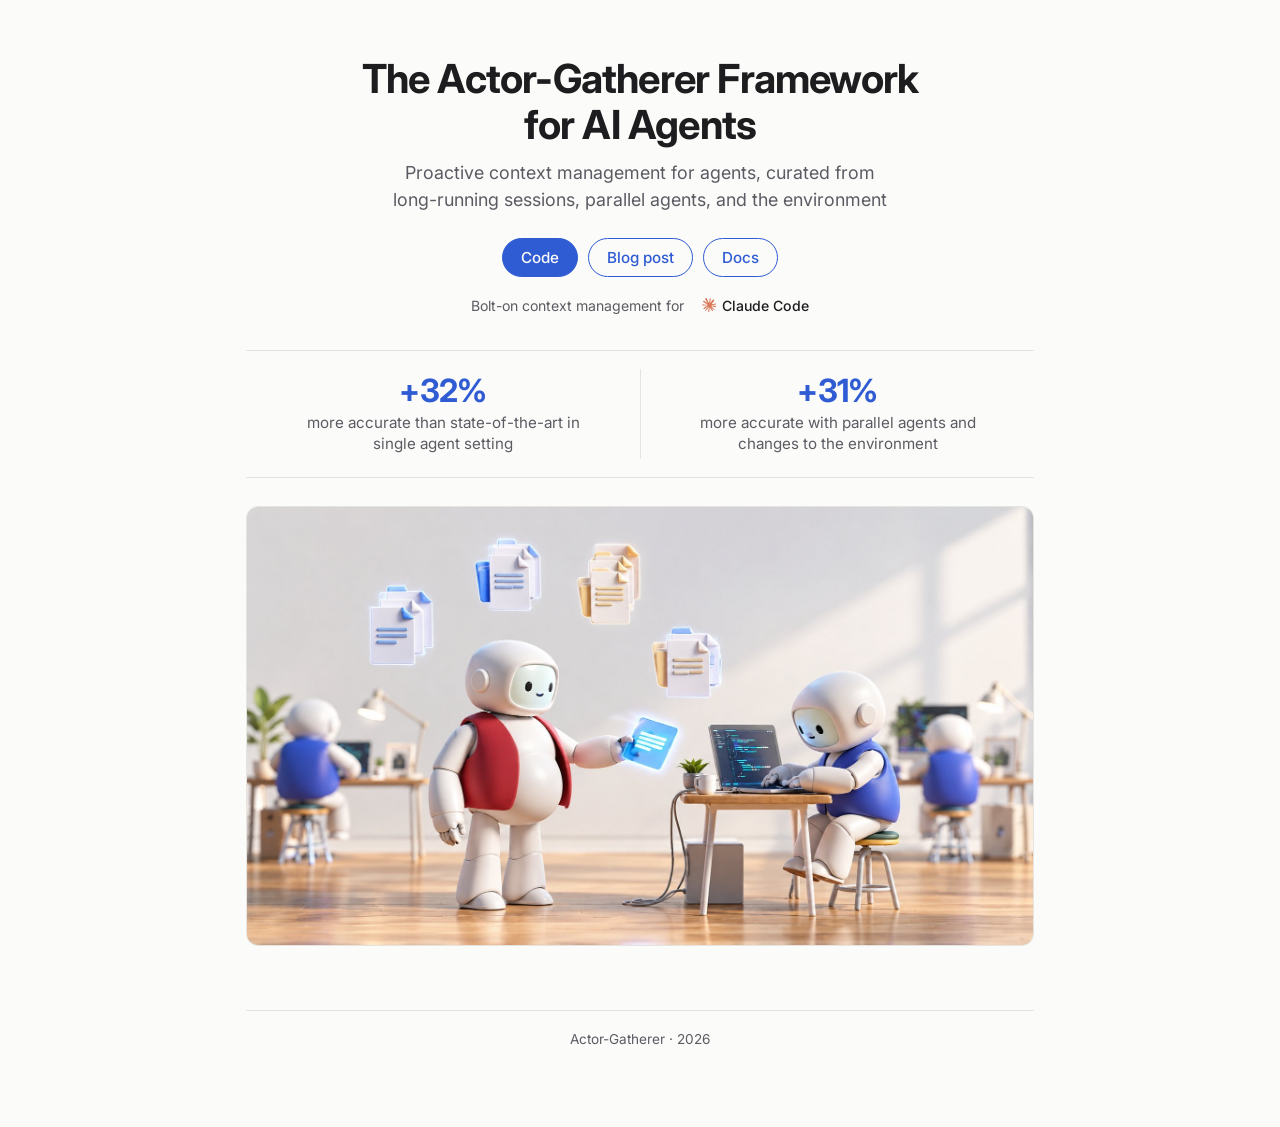
<file: index.html>
<!doctype html>
<html lang="en">
<head>
<meta charset="utf-8">
<meta name="viewport" content="width=device-width, initial-scale=1">
<title>Actor-Gatherer</title>
<meta name="description" content="The Actor-Gatherer framework: proactive, external context management for AI agents.">
<link rel="preconnect" href="https://fonts.googleapis.com">
<link rel="stylesheet" href="https://fonts.googleapis.com/css2?family=Inter:wght@400;500;600;700&family=Source+Serif+4:opsz,wght@8..60,400;8..60,600&display=swap">
<link rel="stylesheet" href="style.css?v=20">
</head>
<body>
<main>
  <header>
    <h1>The Actor-Gatherer Framework<br>for AI Agents</h1>
    <p class="subtitle">Proactive context management for agents, curated from long-running sessions, parallel agents, and the environment</p>
    <div class="buttons">
      <a class="btn" href="https://github.com/szeighami/actor-gatherer">Code</a>
      <a class="btn secondary" href="blog.html">Blog post</a>
      <a class="btn secondary" href="docs.html">Docs</a>
    </div>
    <div class="harnesses"><span class="use">Bolt-on context management for</span>
      <span class="rotator" id="rotator">
        <span class="harness"><svg width="14" height="14" viewBox="0 0 24 24" aria-hidden="true"><path fill="#D97757" d="m4.7144 15.9555 4.7174-2.6471.079-.2307-.079-.1275h-.2307l-.7893-.0486-2.6956-.0729-2.3375-.0971-2.2646-.1214-.5707-.1215-.5343-.7042.0546-.3522.4797-.3218.686.0608 1.5179.1032 2.2767.1578 1.6514.0972 2.4468.255h.3886l.0546-.1579-.1336-.0971-.1032-.0972L6.973 9.8356l-2.55-1.6879-1.3356-.9714-.7225-.4918-.3643-.4614-.1578-1.0078.6557-.7225.8803.0607.2246.0607.8925.686 1.9064 1.4754 2.4893 1.8336.3643.3035.1457-.1032.0182-.0728-.164-.2733-1.3539-2.4467-1.445-2.4893-.6435-1.032-.17-.6194c-.0607-.255-.1032-.4674-.1032-.7285L6.287.1335 6.6997 0l.9957.1336.419.3642.6192 1.4147 1.0018 2.2282 1.5543 3.0296.4553.8985.2429.8318.091.255h.1579v-.1457l.1275-1.706.2368-2.0947.2307-2.6957.0789-.7589.3764-.9107.7468-.4918.5828.2793.4797.686-.0668.4433-.2853 1.8517-.5586 2.9021-.3643 1.9429h.2125l.2429-.2429.9835-1.3053 1.6514-2.0643.7286-.8196.85-.9046.5464-.4311h1.0321l.759 1.1293-.34 1.1657-1.0625 1.3478-.8804 1.1414-1.2628 1.7-.7893 1.36.0729.1093.1882-.0183 2.8535-.607 1.5421-.2794 1.8396-.3157.8318.3886.091.3946-.3278.8075-1.967.4857-2.3072.4614-3.4364.8136-.0425.0304.0486.0607 1.5482.1457.6618.0364h1.621l3.0175.2247.7892.522.4736.6376-.079.4857-1.2142.6193-1.6393-.3886-3.825-.9107-1.3113-.3279h-.1822v.1093l1.0929 1.0686 2.0035 1.8092 2.5075 2.3314.1275.5768-.3218.4554-.34-.0486-2.2039-1.6575-.85-.7468-1.9246-1.621h-.1275v.17l.4432.6496 2.3436 3.5214.1214 1.0807-.17.3521-.6071.2125-.6679-.1214-1.3721-1.9246L14.38 17.959l-1.1414-1.9428-.1397.079-.674 7.2552-.3156.3703-.7286.2793-.6071-.4614-.3218-.7468.3218-1.4753.3886-1.9246.3157-1.53.2853-1.9004.17-.6314-.0121-.0425-.1397.0182-1.4328 1.9672-2.1796 2.9446-1.7243 1.8456-.4128.164-.7164-.3704.0667-.6618.4008-.5889 2.386-3.0357 1.4389-1.882.929-1.0868-.0062-.1579h-.0546l-6.3385 4.1164-1.1293.1457-.4857-.4554.0608-.7467.2307-.2429 1.9064-1.3114Z"/></svg><span>Claude Code</span></span>
        <span class="harness"><svg width="14" height="14" viewBox="0 0 24 24" aria-hidden="true"><path fill="currentColor" d="M22.2819 9.8211a5.9847 5.9847 0 0 0-.5157-4.9108 6.0462 6.0462 0 0 0-6.5098-2.9A6.0651 6.0651 0 0 0 4.9807 4.1818a5.9847 5.9847 0 0 0-3.9977 2.9 6.0462 6.0462 0 0 0 .7427 7.0966 5.98 5.98 0 0 0 .511 4.9107 6.051 6.051 0 0 0 6.5146 2.9001A5.9847 5.9847 0 0 0 13.2599 24a6.0557 6.0557 0 0 0 5.7718-4.2058 5.9894 5.9894 0 0 0 3.9977-2.9001 6.0557 6.0557 0 0 0-.7475-7.0729zm-9.022 12.6081a4.4755 4.4755 0 0 1-2.8764-1.0408l.1419-.0804 4.7783-2.7582a.7948.7948 0 0 0 .3927-.6813v-6.7369l2.02 1.1686a.071.071 0 0 1 .038.052v5.5826a4.504 4.504 0 0 1-4.4945 4.4944zm-9.6607-4.1254a4.4708 4.4708 0 0 1-.5346-3.0137l.142.0852 4.783 2.7582a.7712.7712 0 0 0 .7806 0l5.8428-3.3685v2.3324a.0804.0804 0 0 1-.0332.0615L9.74 19.9502a4.4992 4.4992 0 0 1-6.1408-1.6464zM2.3408 7.8956a4.485 4.485 0 0 1 2.3655-1.9728V11.6a.7664.7664 0 0 0 .3879.6765l5.8144 3.3543-2.0201 1.1685a.0757.0757 0 0 1-.071 0l-4.8303-2.7865A4.504 4.504 0 0 1 2.3408 7.872zm16.5963 3.8558L13.1038 8.364 15.1192 7.2a.0757.0757 0 0 1 .071 0l4.8303 2.7913a4.4944 4.4944 0 0 1-.6765 8.1042v-5.6772a.79.79 0 0 0-.407-.667zm2.0107-3.0231l-.142-.0852-4.7735-2.7818a.7759.7759 0 0 0-.7854 0L9.409 9.2297V6.8974a.0662.0662 0 0 1 .0284-.0615l4.8303-2.7866a4.4992 4.4992 0 0 1 6.6802 4.66zM8.3065 12.863l-2.02-1.1638a.0804.0804 0 0 1-.038-.0567V6.0742a4.4992 4.4992 0 0 1 7.3757-3.4537l-.142.0805L8.704 5.459a.7948.7948 0 0 0-.3927.6813zm1.0976-2.3654l2.602-1.4998 2.6069 1.4998v2.9994l-2.5974 1.4997-2.6067-1.4997Z"/></svg><span>Codex</span></span>
        <span class="harness"><svg width="14" height="14" viewBox="0 0 560 560" aria-hidden="true"><g fill="currentColor"><path d="M420 280H280V140H0V0H420V280Z"/><path d="M560 560H420V280H560V560Z"/><path d="M140 560H0V140H140V280H280V420H140V560Z"/></g></svg><span>Pi</span></span>
        <span class="harness"><svg width="14" height="14" viewBox="0 0 512 512" aria-hidden="true"><rect width="512" height="512" rx="96" fill="#131010"/><path d="M320 224V352H192V224H320Z" fill="#5A5858"/><path fill-rule="evenodd" clip-rule="evenodd" d="M384 416H128V96H384V416ZM320 160H192V352H320V160Z" fill="#fff"/></svg><span>OpenCode</span></span>
      </span>
    </div>
  </header>
  <script>
  (function () {
    // One harness at a time, in turn; all of them at once without motion (or without JS).
    if (window.matchMedia('(prefers-reduced-motion: reduce)').matches) return;
    var box = document.getElementById('rotator'), items = box.children, i = 0;
    box.classList.add('rotating'); items[0].classList.add('on');
    setInterval(function () {
      items[i].classList.remove('on'); items[i].classList.add('off');
      var was = items[i]; setTimeout(function () { was.classList.remove('off'); }, 500);
      i = (i + 1) % items.length; items[i].classList.add('on');
    }, 2200);
  })();
  </script>


  <div class="stats">
    <a class="stat" href="blog.html#comparison"><span class="num">+32%</span><span class="lbl">more accurate than state-of-the-art in single agent setting</span></a>
    <a class="stat" href="blog.html#comparison"><span class="num">+31%</span><span class="lbl">more accurate with parallel agents and changes to the environment</span></a>
  </div>

  <img class="hero" src="figures/hero.jpg" width="1678" height="937" alt="Illustration: a robot Gatherer hands a glowing document to a robot Actor working at a laptop, with floating files above them and other Actors at desks in the background.">

  <footer>Actor-Gatherer · 2026</footer>
</main>
</body>
</html>
</file>
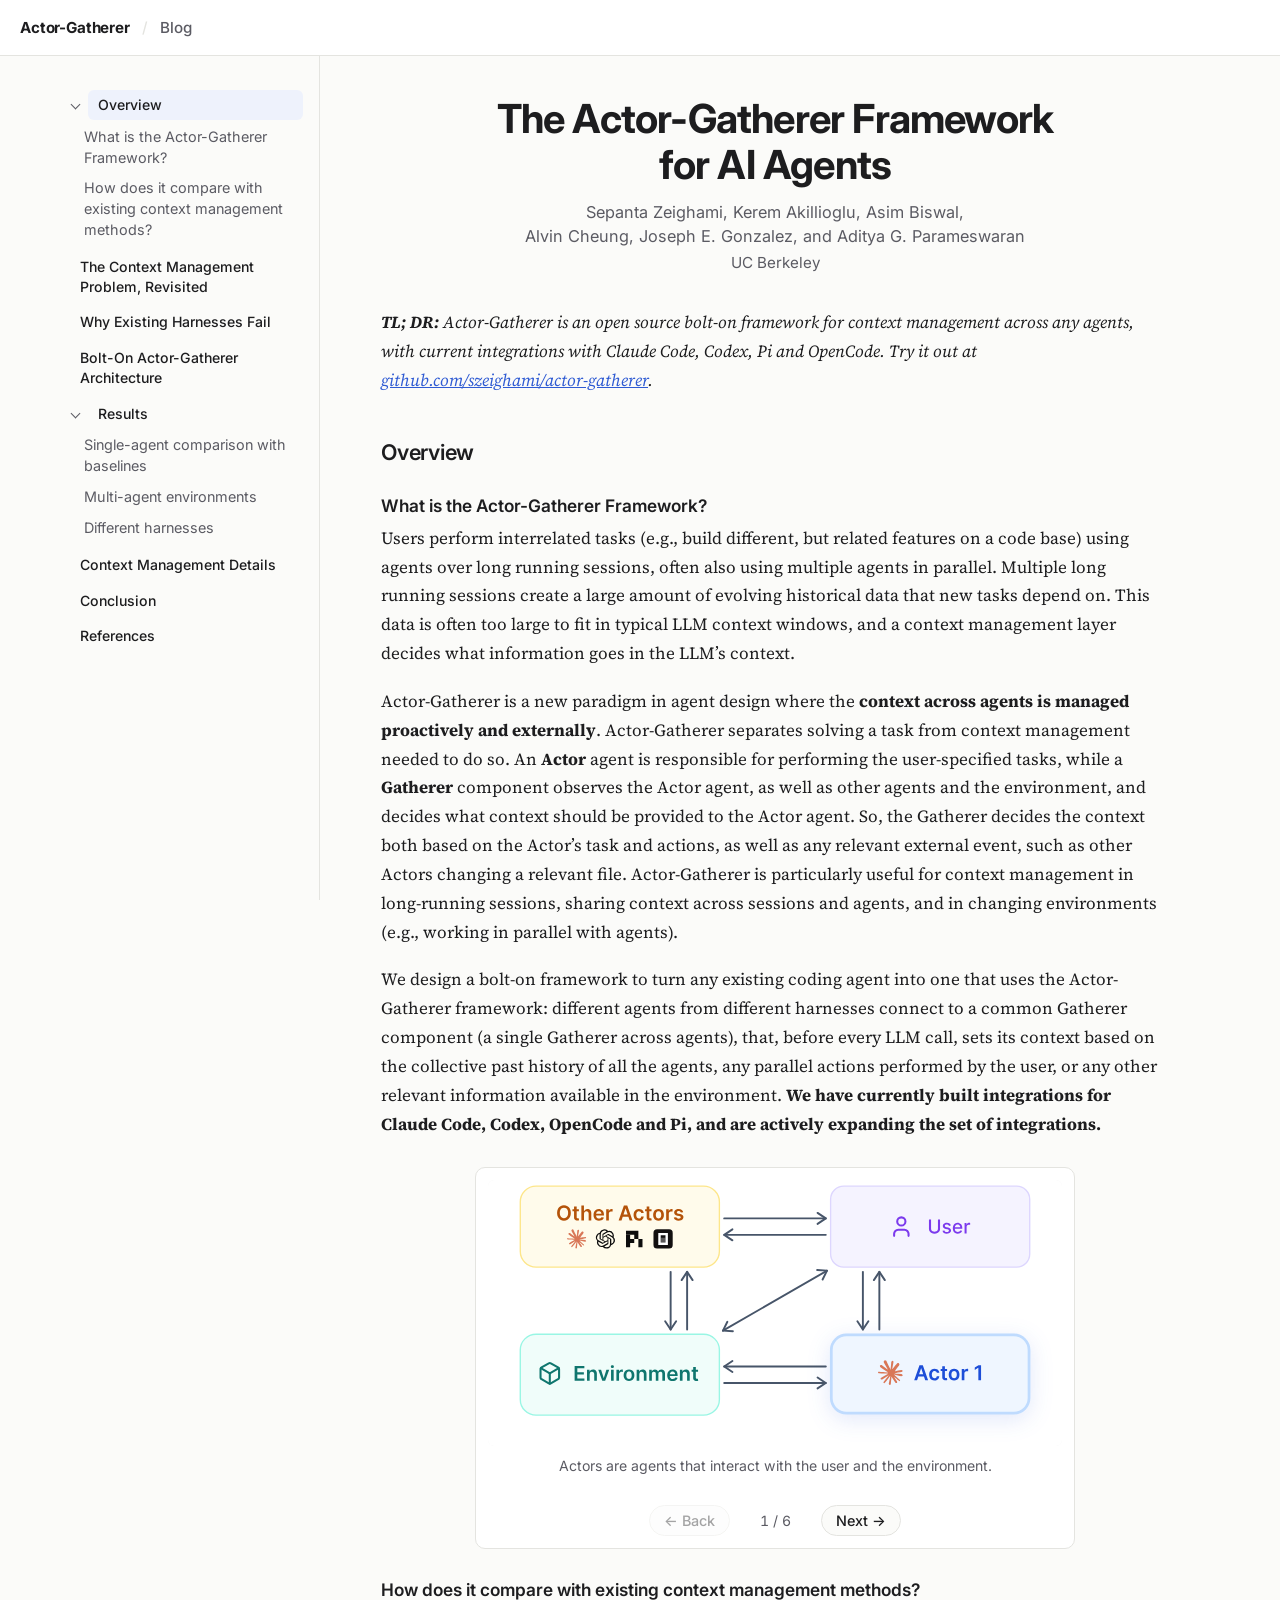
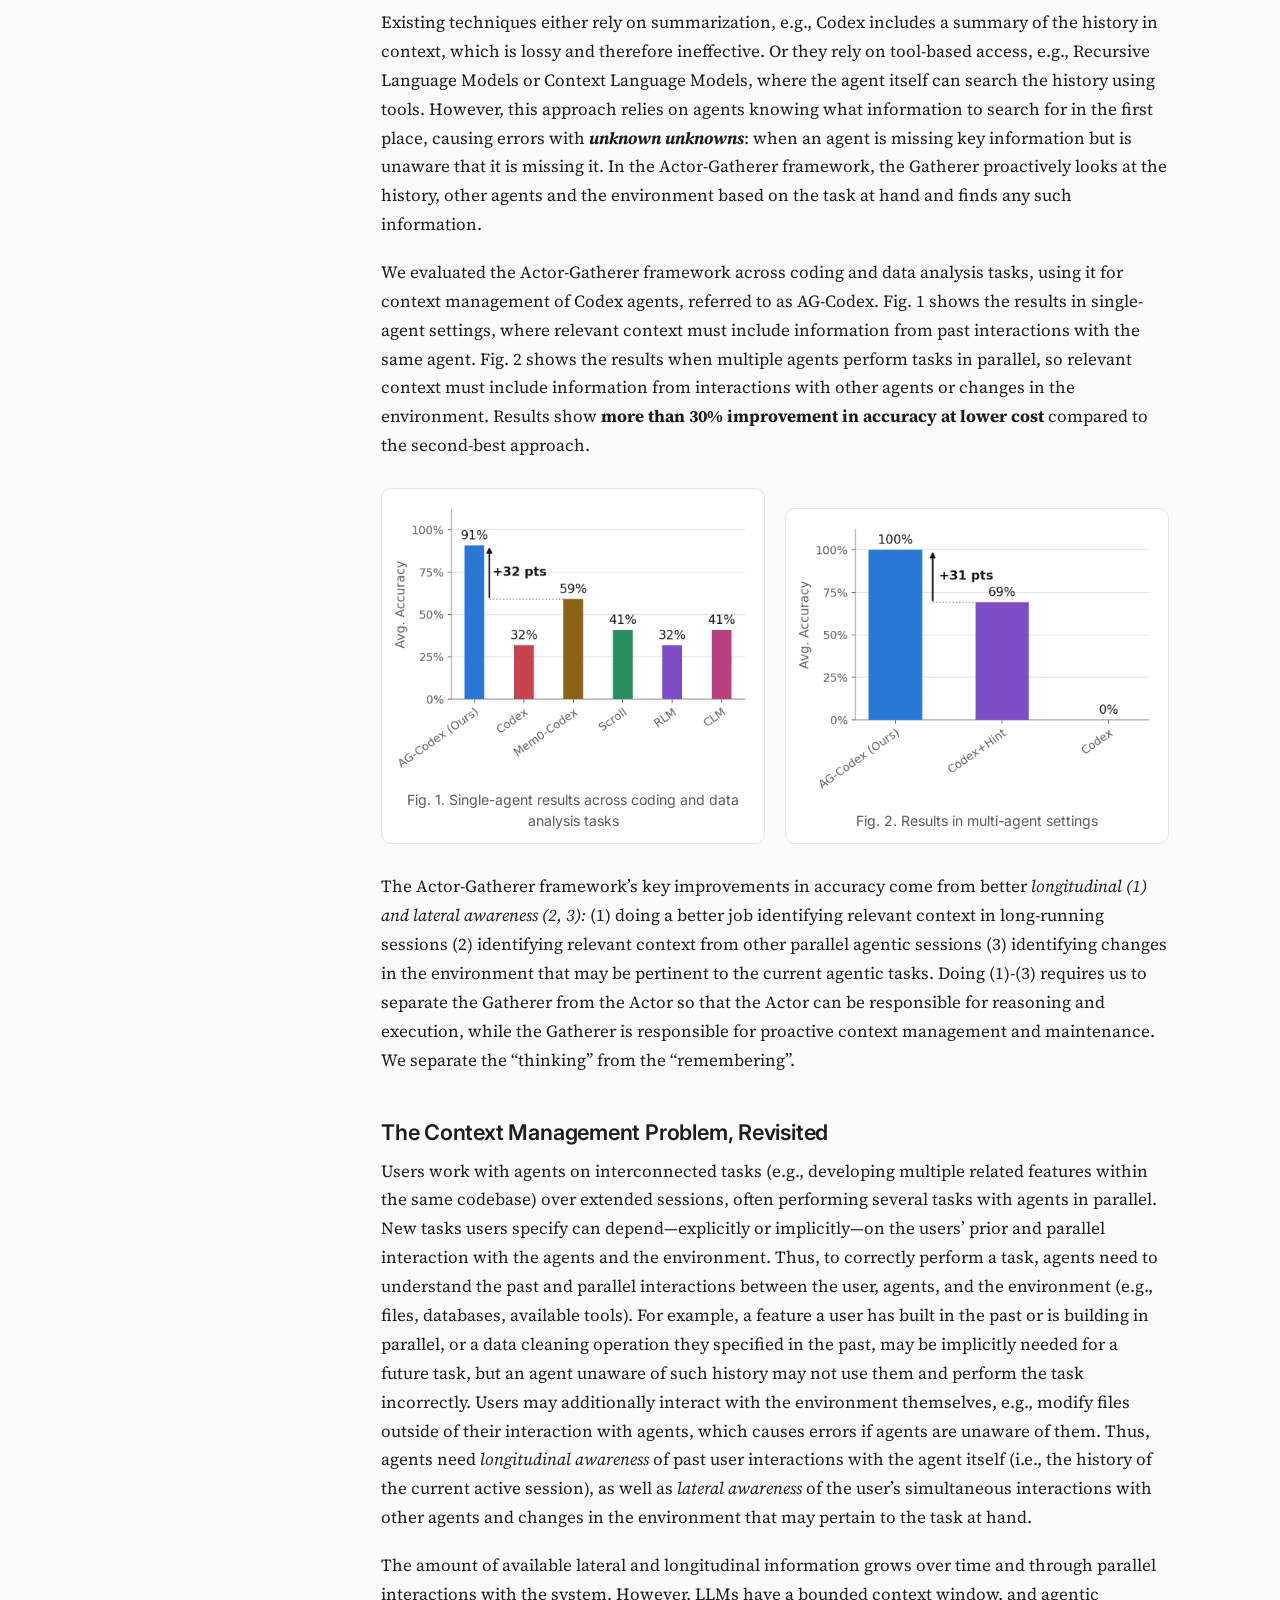
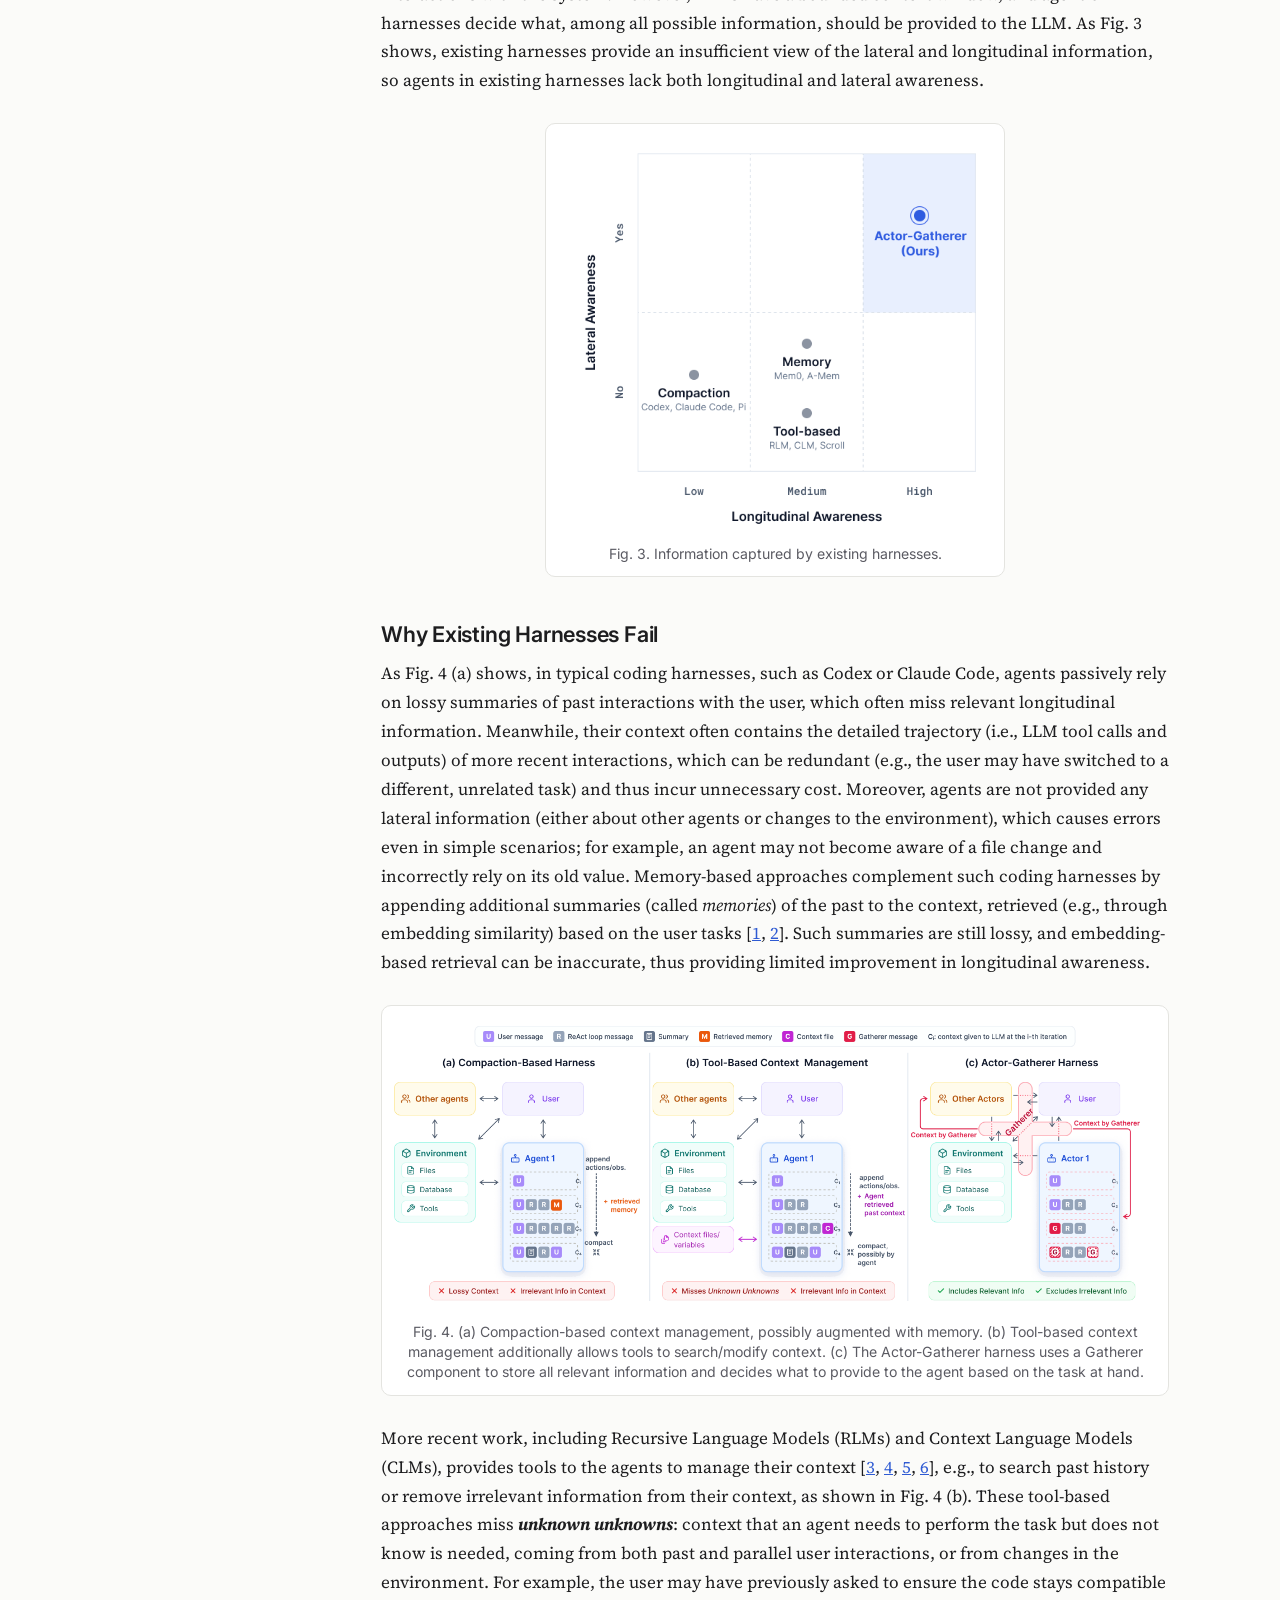
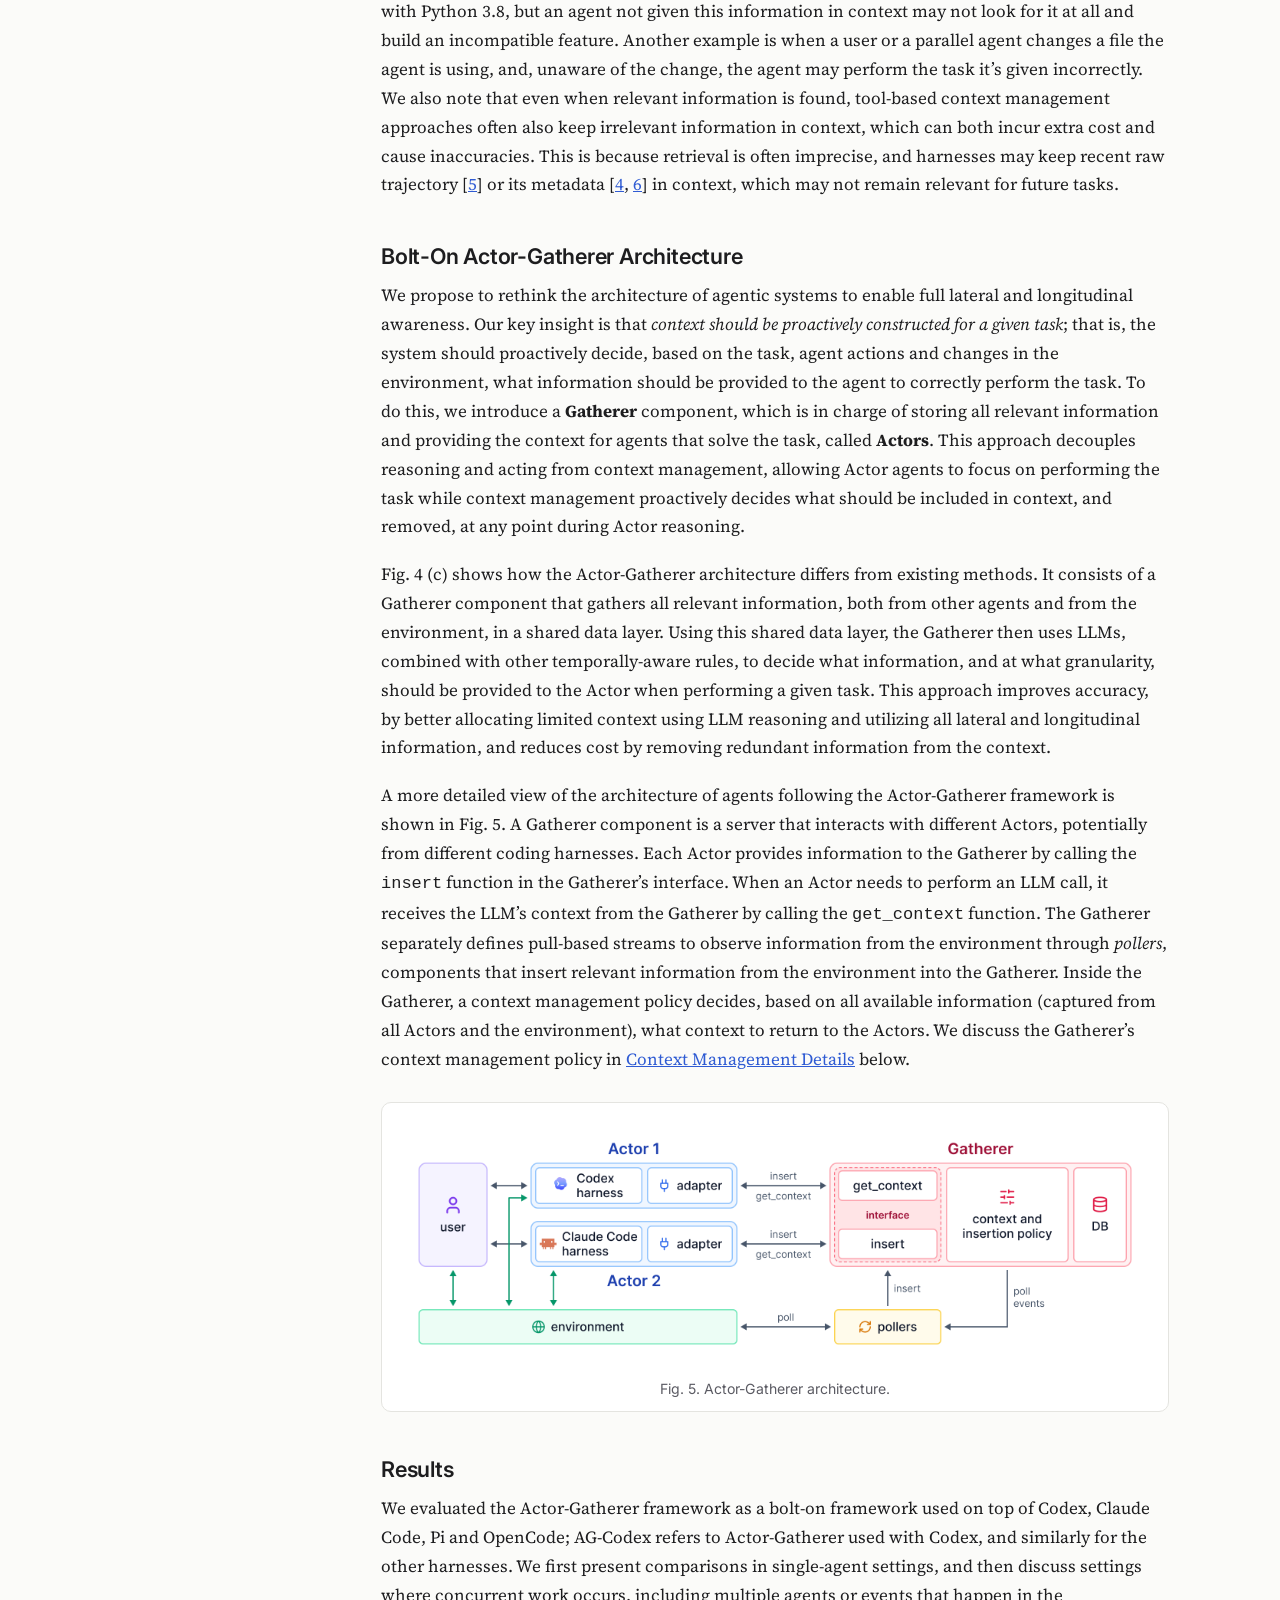
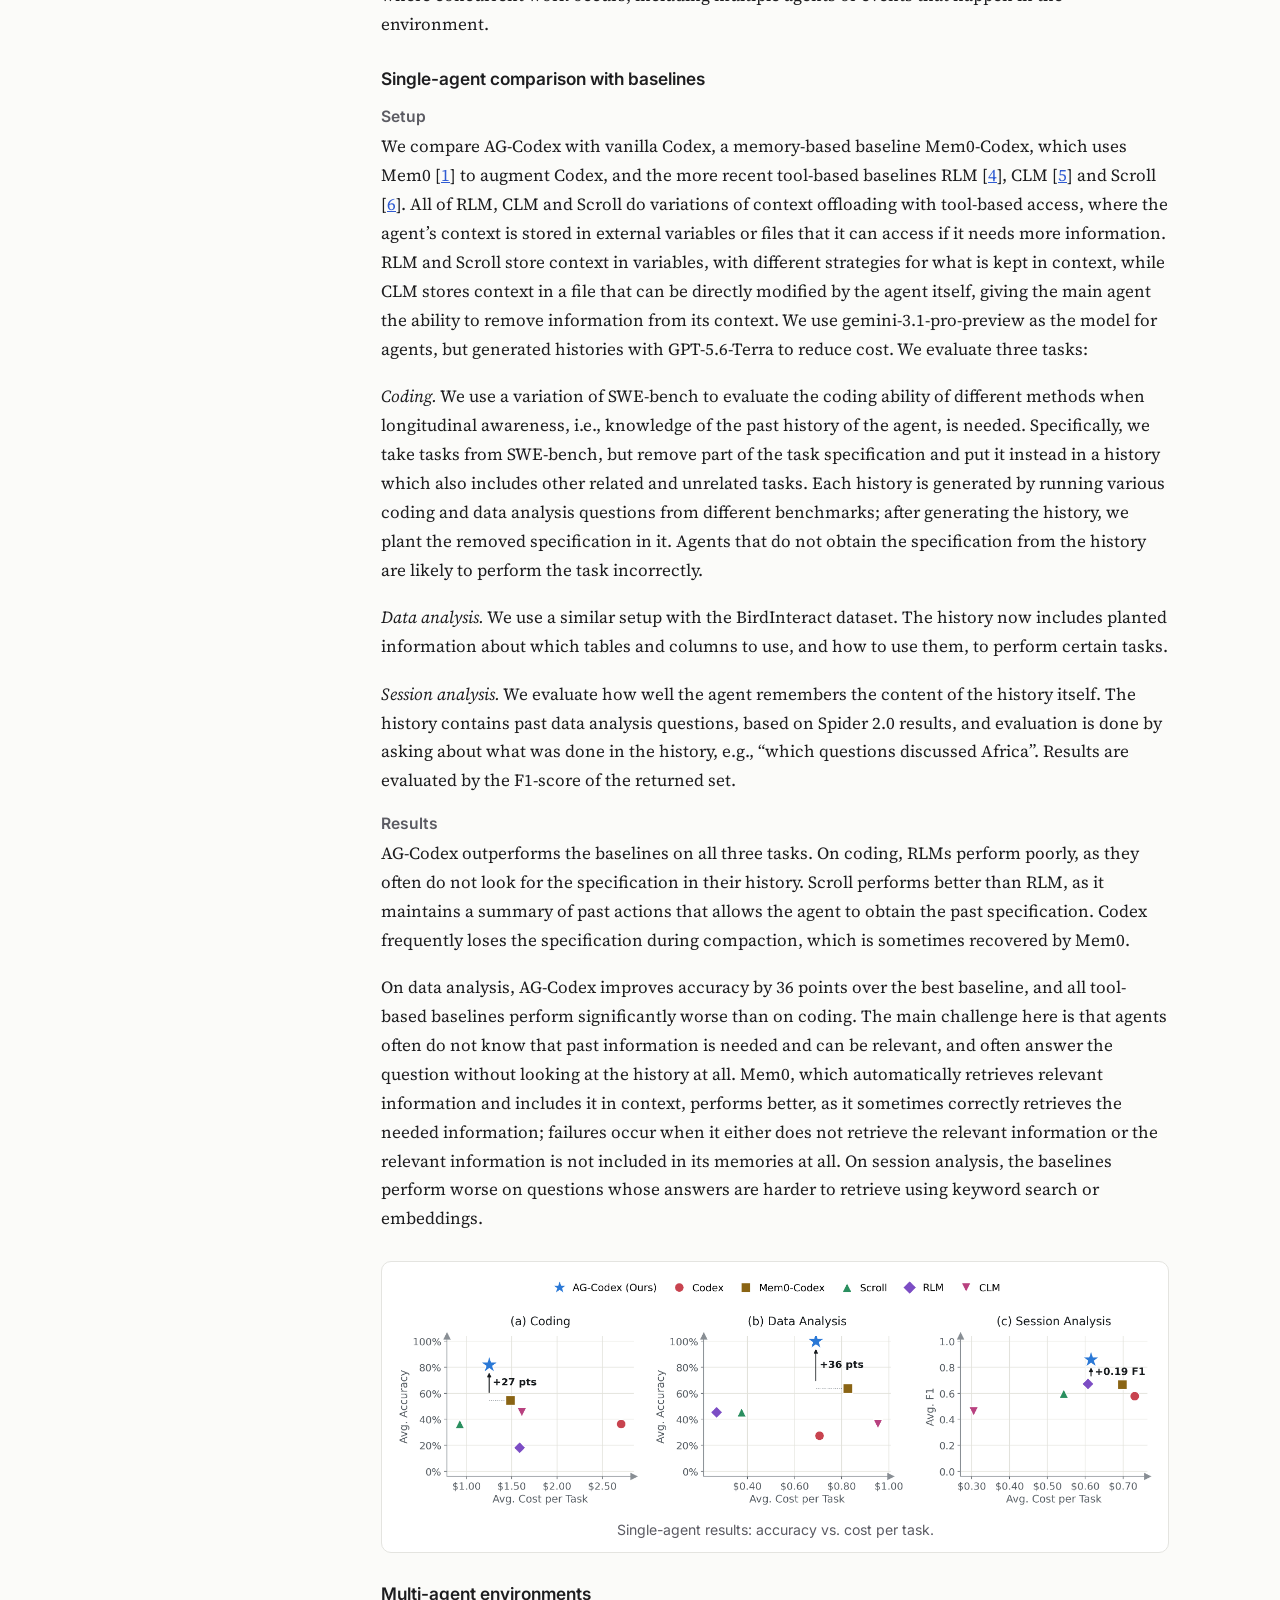
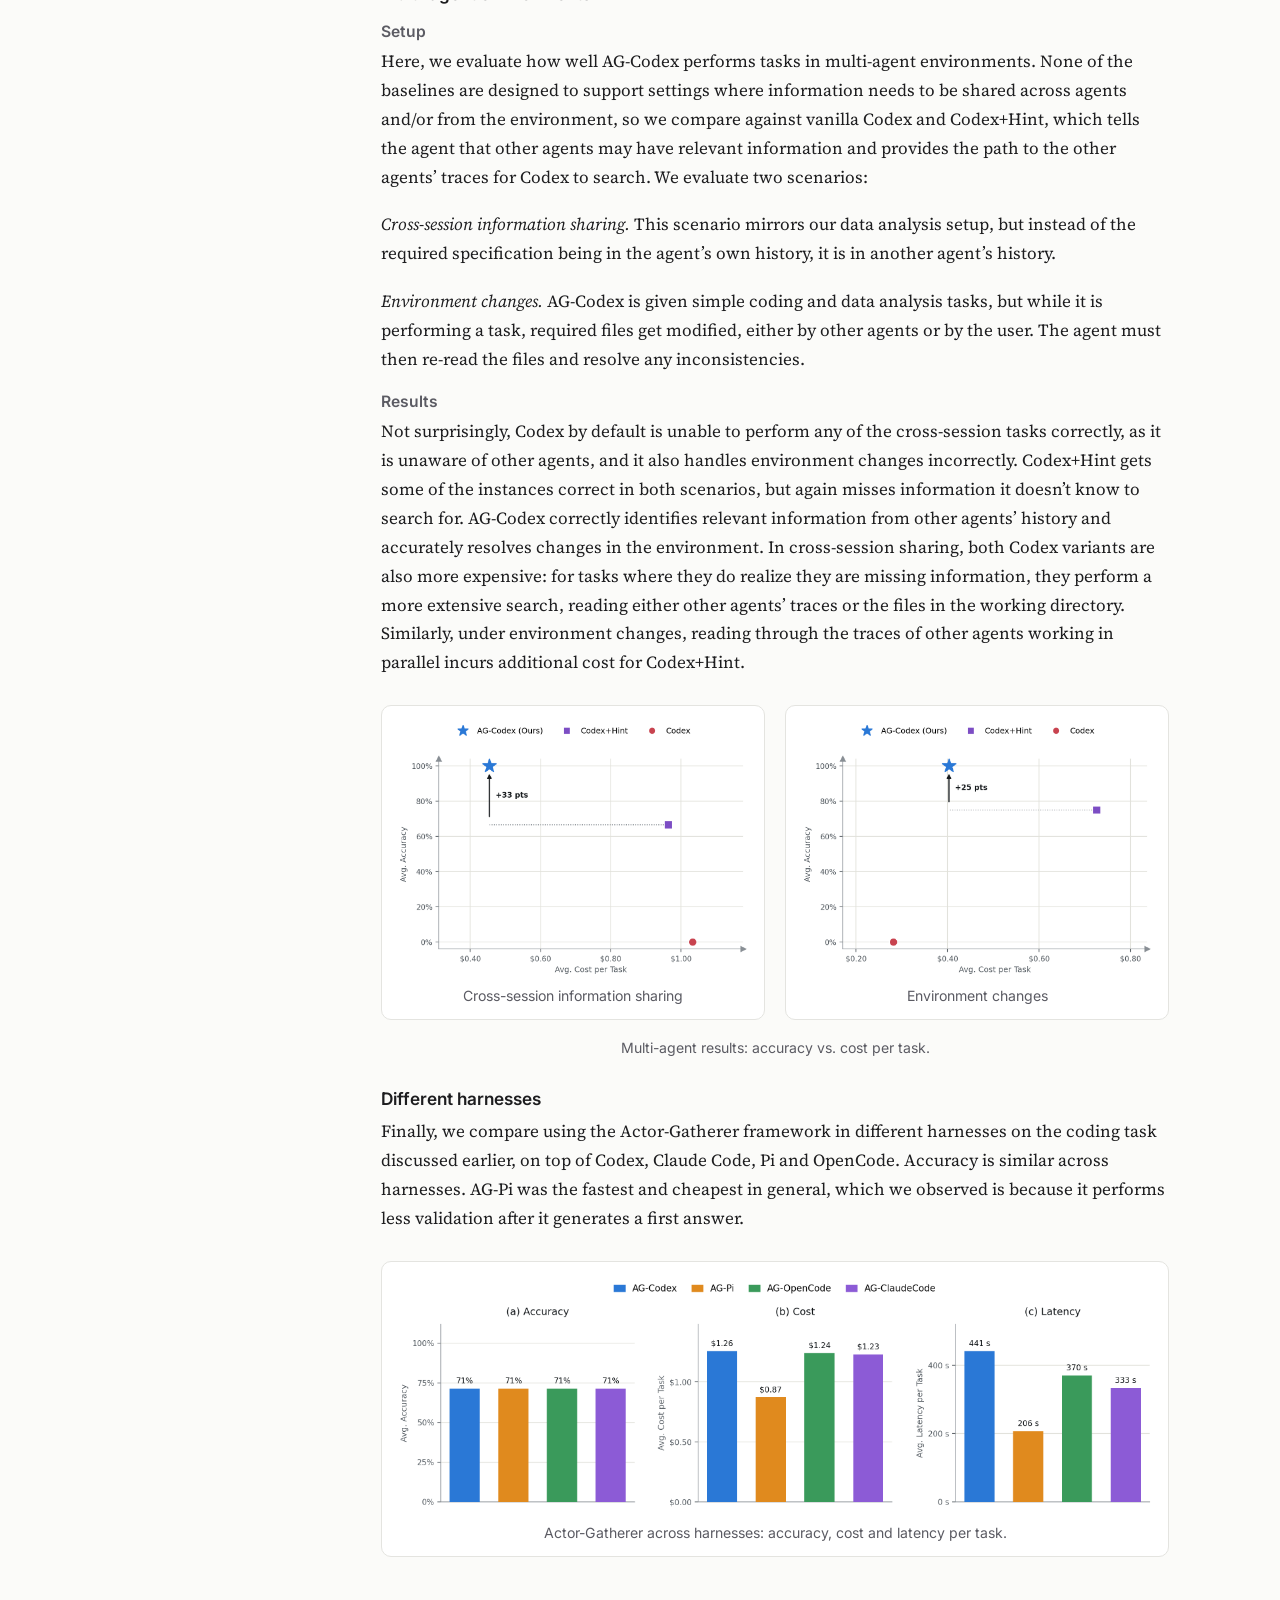
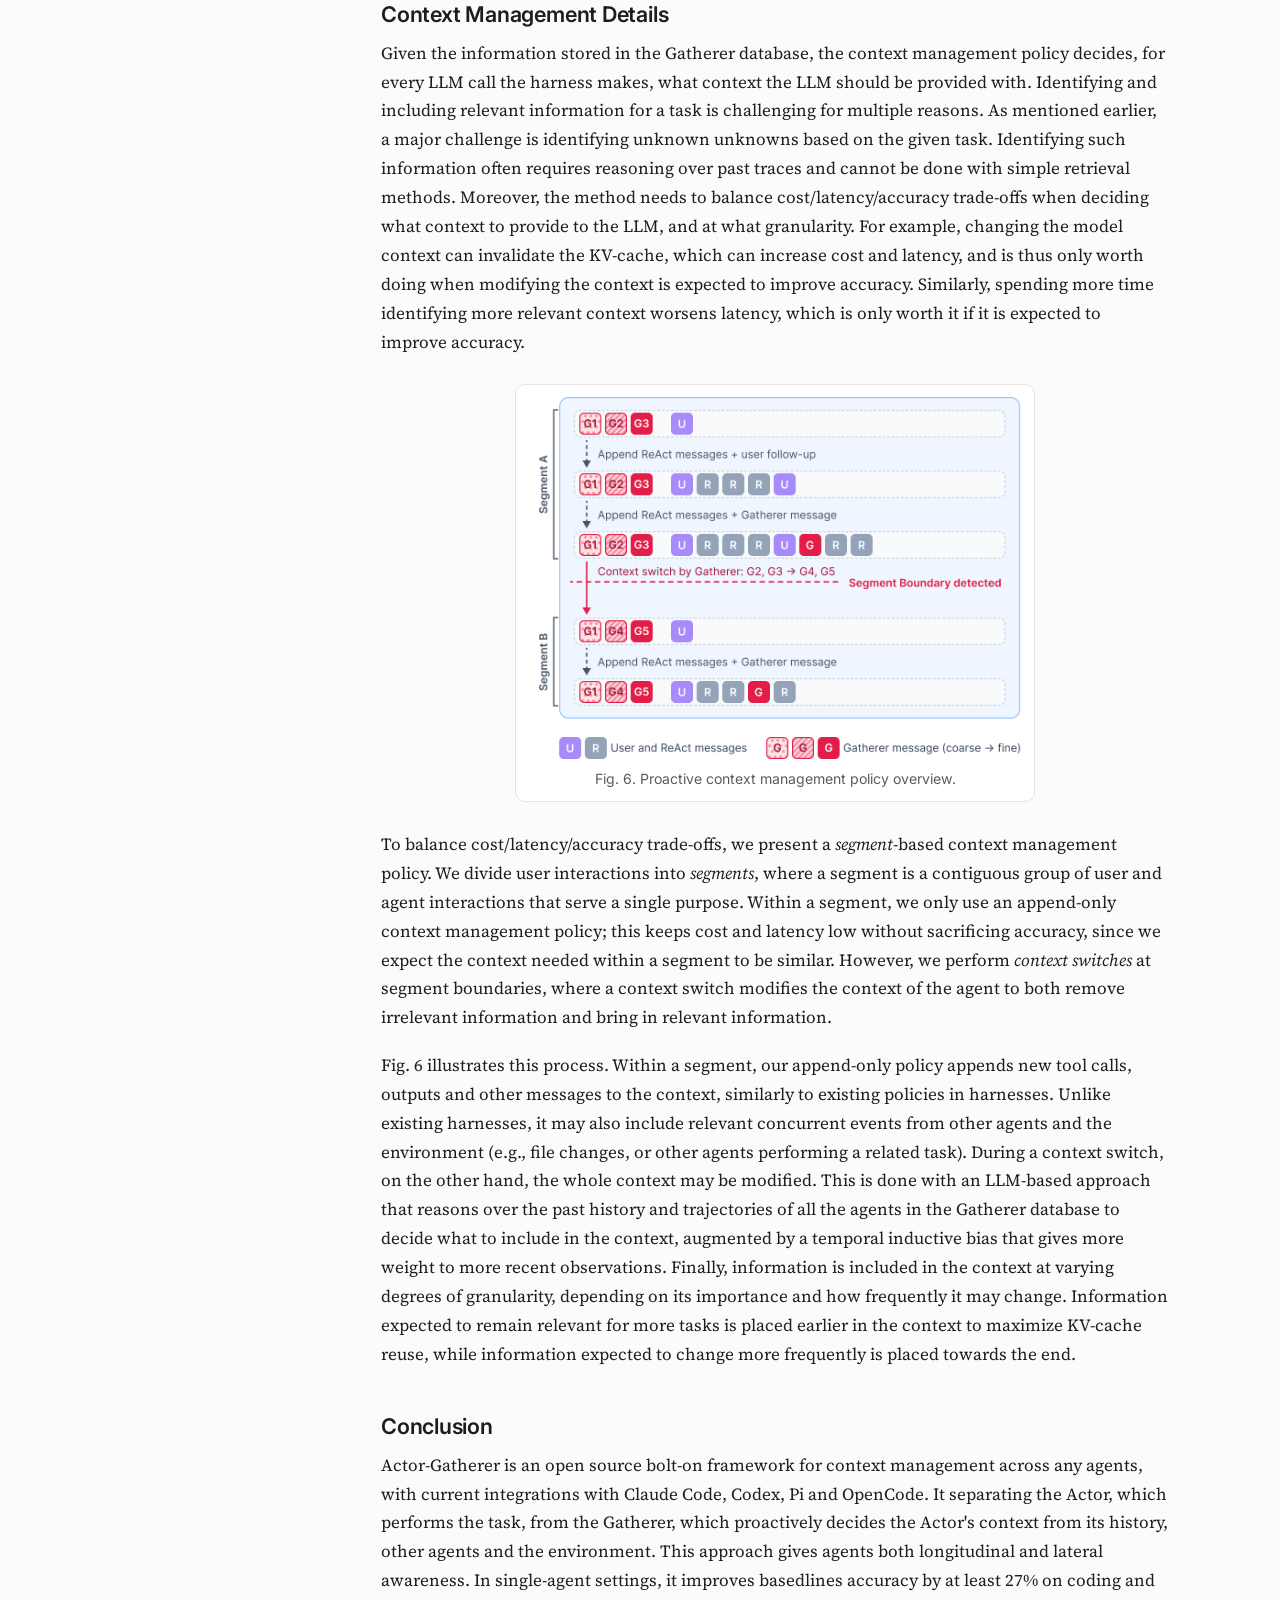
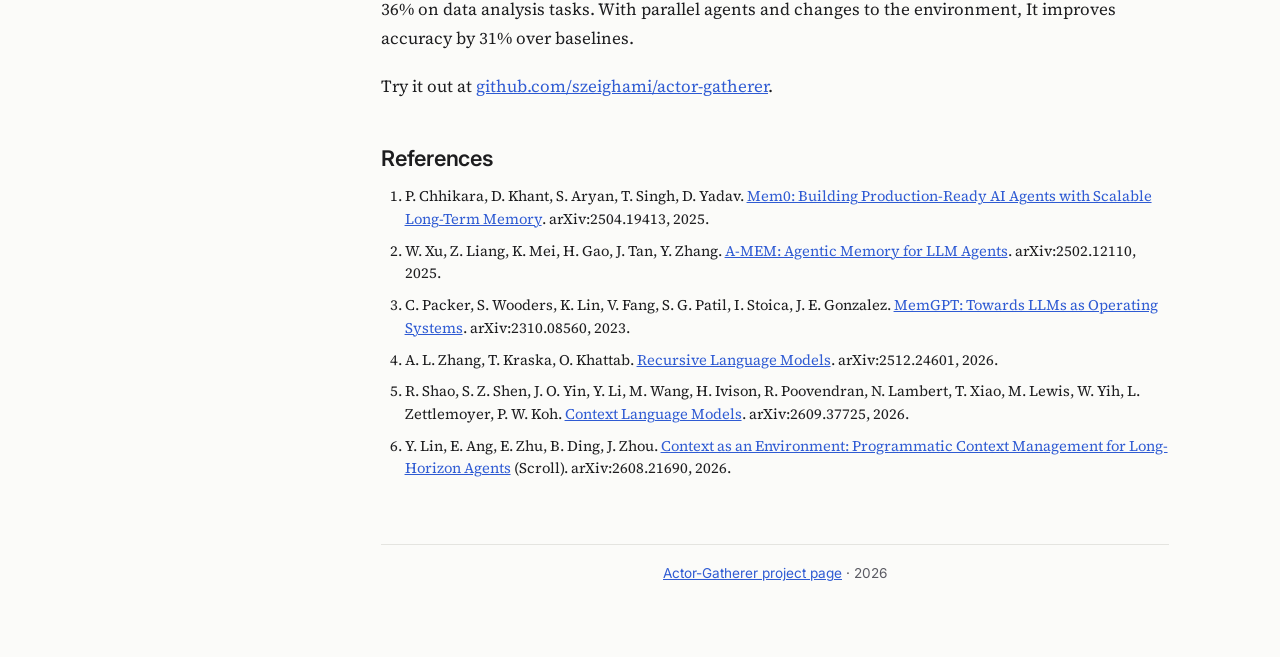
<file: blog.html>
<!doctype html>
<html lang="en">
<head>
<meta charset="utf-8">
<meta name="viewport" content="width=device-width, initial-scale=1">
<title>Actor-Gatherer Blog</title>
<meta name="description" content="The Actor-Gatherer framework for AI agents: the context management problem, the architecture, and results.">
<link rel="preconnect" href="https://fonts.googleapis.com">
<link rel="stylesheet" href="https://fonts.googleapis.com/css2?family=Inter:wght@400;500;600;700&family=Source+Serif+4:opsz,wght@8..60,400;8..60,600&display=swap">
<link rel="stylesheet" href="style.css?v=20">
</head>
<body>
<div class="topbar">
  <button class="menu" id="menu" aria-label="Open navigation" aria-expanded="false" aria-controls="sidebar">&#9776;</button>
  <a class="brand" href="./">Actor-Gatherer</a><span class="crumb">Blog</span>
</div>
<div class="docs-layout">
<aside class="sidebar blog-side" id="sidebar">
  <nav aria-label="Blog post">
    <p class="side-group"><a href="#overview">Overview</a></p>
    <ul>
      <li><a href="#what-is">What is the Actor-Gatherer Framework?</a></li>
      <li><a href="#comparison">How does it compare with existing context management methods?</a></li>
    </ul>
    <p class="side-group"><a href="#problem">The Context Management Problem, Revisited</a></p>
    <p class="side-group"><a href="#why-fail">Why Existing Harnesses Fail</a></p>
    <p class="side-group"><a href="#architecture">Bolt-On Actor-Gatherer Architecture</a></p>
    <p class="side-group"><a href="#results">Results</a></p>
    <ul>
      <li><a href="#results-single">Single-agent comparison with baselines</a></li>
      <li><a href="#results-multi">Multi-agent environments</a></li>
      <li><a href="#results-harnesses">Different harnesses</a></li>
    </ul>
    <p class="side-group"><a href="#framework">Context Management Details</a></p>
    <p class="side-group"><a href="#conclusion">Conclusion</a></p>
    <p class="side-group"><a href="#references">References</a></p>
  </nav>
</aside>
<main class="post">
  <header>
    <h1>The Actor-Gatherer Framework<br>for AI Agents</h1>
    <p class="authors">Sepanta Zeighami, Kerem Akillioglu, Asim Biswal,<br>Alvin Cheung, Joseph E. Gonzalez, and Aditya G. Parameswaran</p>
    <p class="affil">UC Berkeley</p>
  </header>

  <p><em><strong>TL; DR:</strong> Actor-Gatherer is an open source bolt-on framework for context management across any agents, with current integrations with Claude Code, Codex, Pi and OpenCode. Try it out at <a href="https://github.com/szeighami/actor-gatherer">github.com/szeighami/actor-gatherer</a>.</em></p>

  <h2 id="overview">Overview</h2>
  <h3 id="what-is">What is the Actor-Gatherer Framework?</h3>
  <p>Users perform interrelated tasks (e.g., build different, but related features on a code base) using agents over long running sessions, often also using multiple agents in parallel. Multiple long running sessions create a large amount of evolving historical data that new tasks depend on. This data is often too large to fit in typical LLM context windows, and a context management layer decides what information goes in the LLM’s context.</p>
  <p>Actor-Gatherer is a new paradigm in agent design where the <strong>context across agents is managed proactively and externally</strong>. Actor-Gatherer separates solving a task from context management needed to do so. An <strong>Actor</strong> agent is responsible for performing the user-specified tasks, while a <strong>Gatherer</strong> component observes the Actor agent, as well as other agents and the environment, and decides what context should be provided to the Actor agent. So, the Gatherer decides the context both based on the Actor’s task and actions, as well as any relevant external event, such as other Actors changing a relevant file. Actor-Gatherer is particularly useful for context management in long-running sessions, sharing context across sessions and agents, and in changing environments (e.g., working in parallel with agents).</p>
  <p>We design a bolt-on framework to turn any existing coding agent into one that uses the Actor-Gatherer framework: different agents from different harnesses connect to a common Gatherer component (a single Gatherer across agents), that, before every LLM call, sets its context based on the collective past history of all the agents, any parallel actions performed by the user, or any other relevant information available in the environment. <strong>We have currently built integrations for Claude Code, Codex, OpenCode and Pi, and are actively expanding the set of integrations.</strong></p>

  <figure class="walkthrough" id="walkthrough">
    <img id="wt-img" src="figures/gatherer/01.svg?v=4" alt="Actor-Gatherer architecture, step 1" width="836" height="388">
    <figcaption id="wt-cap"></figcaption>
    <div class="wt-controls">
      <button type="button" id="wt-prev" aria-label="Previous step">&larr; Back</button>
      <span id="wt-count" aria-live="polite"></span>
      <button type="button" id="wt-next" aria-label="Next step">Next &rarr;</button>
    </div>
  </figure>
  <script>
  (function () {
    var caps = ["Actors are agents that interact with the user and the environment.", "The Gatherer observes every interaction between user, actors and the environment and sets the context for each Actor.", "Specifically, the Gatherer observes messages from user and environment to the Actor.", "The Gatherer also observes interactions of other agents with the user and the environment.", "and also observes interactions between the user and the environment.", "Based on all available information, the Gatherer decides what context each Actor receives."];
    var n = caps.length, i = 0;
    var img = document.getElementById('wt-img'), cap = document.getElementById('wt-cap'),
        cnt = document.getElementById('wt-count'),
        prev = document.getElementById('wt-prev'), next = document.getElementById('wt-next');
    function src(k) { return 'figures/gatherer/' + String(k + 1).padStart(2, '0') + '.svg?v=4'; }
    for (var k = 1; k < n; k++) { new Image().src = src(k); }
    function show(k) {
      i = Math.max(0, Math.min(n - 1, k));
      img.src = src(i);
      img.alt = 'Actor-Gatherer architecture, step ' + (i + 1) + ': ' + caps[i];
      cap.textContent = caps[i];
      cnt.textContent = (i + 1) + ' / ' + n;
      prev.disabled = i === 0; next.disabled = i === n - 1;
    }
    prev.onclick = function () { show(i - 1); };
    next.onclick = function () { show(i + 1); };
    document.getElementById('walkthrough').addEventListener('keydown', function (e) {
      if (e.key === 'ArrowLeft') show(i - 1);
      if (e.key === 'ArrowRight') show(i + 1);
    });
    show(0);
  })();
  </script>

  <h3 id="comparison">How does it compare with existing context management methods?</h3>
  <p>Existing techniques either rely on summarization, e.g., Codex includes a summary of the history in context, which is lossy and therefore ineffective. Or they rely on tool-based access, e.g., Recursive Language Models or Context Language Models, where the agent itself can search the history using tools. However, this approach relies on agents knowing what information to search for in the first place, causing errors with <strong><em>unknown unknowns</em></strong>: when an agent is missing key information but is unaware that it is missing it. In the Actor-Gatherer framework, the Gatherer proactively looks at the history, other agents and the environment based on the task at hand and finds any such information.</p>

  <p>We evaluated the Actor-Gatherer framework across coding and data analysis tasks, using it for context management of Codex agents, referred to as AG-Codex. Fig. 1 shows the results in single-agent settings, where relevant context must include information from past interactions with the same agent. Fig. 2 shows the results when multiple agents perform tasks in parallel, so relevant context must include information from interactions with other agents or changes in the environment. Results show <strong>more than 30% improvement in accuracy at lower cost</strong> compared to the second-best approach.</p>
  <div class="figs">
    <figure>
      <img src="figures/fig1_single_agent.png?v=2" alt="Bar chart: average accuracy in single-agent settings. AG-Codex 91%, Codex 32%, Mem0-Codex 59%, Scroll 41%, RLM 32%, CLM 41% (+32 points over the best baseline).">
      <figcaption>Fig. 1. Single-agent results across coding and data analysis tasks</figcaption>
    </figure>
    <figure>
      <img src="figures/fig2_multi_agent.png?v=2" alt="Bar chart: average accuracy in multi-agent settings. AG-Codex 100%, Codex+Hint 69%, Codex 0% (+31 points).">
      <figcaption>Fig. 2. Results in multi-agent settings</figcaption>
    </figure>
  </div>
  <p>The Actor-Gatherer framework’s key improvements in accuracy come from better <em>longitudinal (1) and lateral awareness (2, 3):</em> (1) doing a better job identifying relevant context in long-running sessions (2) identifying relevant context from other parallel agentic sessions (3) identifying changes in the environment that may be pertinent to the current agentic tasks. Doing (1)-(3) requires us to separate the Gatherer from the Actor so that the Actor can be responsible for reasoning and execution, while the Gatherer is responsible for proactive context management and maintenance. We separate the “thinking” from the “remembering”.</p>


  <h2 id="problem">The Context Management Problem, Revisited</h2>
  <p>Users work with agents on interconnected tasks (e.g., developing multiple related features within the same codebase) over extended sessions, often performing several tasks with agents in parallel. New tasks users specify can depend&mdash;explicitly or implicitly&mdash;on the users&rsquo; prior and parallel interaction with the agents and the environment. Thus, to correctly perform a task, agents need to understand the past and parallel interactions between the user, agents, and the environment (e.g., files, databases, available tools). For example, a feature a user has built in the past or is building in parallel, or a data cleaning operation they specified in the past, may be implicitly needed for a future task, but an agent unaware of such history may not use them and perform the task incorrectly. Users may additionally interact with the environment themselves, e.g., modify files outside of their interaction with agents, which causes errors if agents are unaware of them. Thus, agents need <em>longitudinal awareness</em> of past user interactions with the agent itself (i.e., the history of the current active session), as well as <em>lateral awareness</em> of the user&rsquo;s simultaneous interactions with other agents and changes in the environment that may pertain to the task at hand.</p>
  <p>The amount of available lateral and longitudinal information grows over time and through parallel interactions with the system. However, LLMs have a bounded context window, and agentic harnesses decide what, among all possible information, should be provided to the LLM. As Fig. 3 shows, existing harnesses provide an insufficient view of the lateral and longitudinal information, so agents in existing harnesses lack both longitudinal and lateral awareness.</p>
  <figure class="wide" style="max-width:460px;margin-left:auto;margin-right:auto"><img src="figures/awareness.png" alt="Plot of lateral versus longitudinal awareness: compaction (Codex, Claude Code, Pi) low and no; memory (Mem0, A-Mem) and tool-based (RLM, CLM, Scroll) medium and no; Actor-Gatherer high and yes."><figcaption>Fig. 3. Information captured by existing harnesses.</figcaption></figure>

  <h2 id="why-fail">Why Existing Harnesses Fail</h2>
  <p>As Fig. 4 (a) shows, in typical coding harnesses, such as Codex or Claude Code, agents passively rely on lossy summaries of past interactions with the user, which often miss relevant longitudinal information. Meanwhile, their context often contains the detailed trajectory (i.e., LLM tool calls and outputs) of more recent interactions, which can be redundant (e.g., the user may have switched to a different, unrelated task) and thus incur unnecessary cost. Moreover, agents are not provided any lateral information (either about other agents or changes to the environment), which causes errors even in simple scenarios; for example, an agent may not become aware of a file change and incorrectly rely on its old value. Memory-based approaches complement such coding harnesses by appending additional summaries (called <em>memories</em>) of the past to the context, retrieved (e.g., through embedding similarity) based on the user tasks [<a href="#ref-1">1</a>, <a href="#ref-2">2</a>]. Such summaries are still lossy, and embedding-based retrieval can be inaccurate, thus providing limited improvement in longitudinal awareness.</p>
  <figure class="wide full"><img src="figures/harness_comparison.png?v=2" alt="Three panels comparing (a) a compaction-based harness, (b) tool-based context management, and (c) the Actor-Gatherer harness, showing how each agent's context evolves across iterations."><figcaption>Fig. 4. (a) Compaction-based context management, possibly augmented with memory. (b) Tool-based context management additionally allows tools to search/modify context. (c) The Actor-Gatherer harness uses a Gatherer component to store all relevant information and decides what to provide to the agent based on the task at hand.</figcaption></figure>
  <p>More recent work, including Recursive Language Models (RLMs) and Context Language Models (CLMs), provides tools to the agents to manage their context [<a href="#ref-3">3</a>, <a href="#ref-4">4</a>, <a href="#ref-5">5</a>, <a href="#ref-6">6</a>], e.g., to search past history or remove irrelevant information from their context, as shown in Fig. 4 (b). These tool-based approaches miss <strong><em>unknown unknowns</em></strong>: context that an agent needs to perform the task but does not know is needed, coming from both past and parallel user interactions, or from changes in the environment. For example, the user may have previously asked to ensure the code stays compatible with Python 3.8, but an agent not given this information in context may not look for it at all and build an incompatible feature. Another example is when a user or a parallel agent changes a file the agent is using, and, unaware of the change, the agent may perform the task it&rsquo;s given incorrectly. We also note that even when relevant information is found, tool-based context management approaches often also keep irrelevant information in context, which can both incur extra cost and cause inaccuracies. This is because retrieval is often imprecise, and harnesses may keep recent raw trajectory [<a href="#ref-5">5</a>] or its metadata [<a href="#ref-4">4</a>, <a href="#ref-6">6</a>] in context, which may not remain relevant for future tasks.</p>

  <h2 id="architecture">Bolt-On Actor-Gatherer Architecture</h2>
  <p>We propose to rethink the architecture of agentic systems to enable full lateral and longitudinal awareness. Our key insight is that <em>context should be proactively constructed for a given task</em>; that is, the system should proactively decide, based on the task, agent actions and changes in the environment, what information should be provided to the agent to correctly perform the task. To do this, we introduce a <strong>Gatherer</strong> component, which is in charge of storing all relevant information and providing the context for agents that solve the task, called <strong>Actors</strong>. This approach decouples reasoning and acting from context management, allowing Actor agents to focus on performing the task while context management proactively decides what should be included in context, and removed, at any point during Actor reasoning.</p>
  <p>Fig. 4 (c) shows how the Actor-Gatherer architecture differs from existing methods. It consists of a Gatherer component that gathers all relevant information, both from other agents and from the environment, in a shared data layer. Using this shared data layer, the Gatherer then uses LLMs, combined with other temporally-aware rules, to decide what information, and at what granularity, should be provided to the Actor when performing a given task. This approach improves accuracy, by better allocating limited context using LLM reasoning and utilizing all lateral and longitudinal information, and reduces cost by removing redundant information from the context.</p>
  <p>A more detailed view of the architecture of agents following the Actor-Gatherer framework is shown in Fig. 5. A Gatherer component is a server that interacts with different Actors, potentially from different coding harnesses. Each Actor provides information to the Gatherer by calling the <code>insert</code> function in the Gatherer&rsquo;s interface. When an Actor needs to perform an LLM call, it receives the LLM&rsquo;s context from the Gatherer by calling the <code>get_context</code> function. The Gatherer separately defines pull-based streams to observe information from the environment through <em>pollers</em>, components that insert relevant information from the environment into the Gatherer. Inside the Gatherer, a context management policy decides, based on all available information (captured from all Actors and the environment), what context to return to the Actors. We discuss the Gatherer&rsquo;s context management policy in <a href="#framework">Context Management Details</a> below.</p>
  <figure class="wide full"><img src="figures/architecture.png" alt="Architecture: Actors (Codex and Claude Code harnesses with adapters) call insert and get_context on the Gatherer, which holds the context and insertion policy and a database; pollers watch the environment and insert events."><figcaption>Fig. 5. Actor-Gatherer architecture.</figcaption></figure>

  <h2 id="results">Results</h2>
  <p>We evaluated the Actor-Gatherer framework as a bolt-on framework used on top of Codex, Claude Code, Pi and OpenCode; AG-Codex refers to Actor-Gatherer used with Codex, and similarly for the other harnesses. We first present comparisons in single-agent settings, and then discuss settings where concurrent work occurs, including multiple agents or events that happen in the environment.</p>

  <h3 id="results-single">Single-agent comparison with baselines</h3>
  <h4>Setup</h4>
  <p>We compare AG-Codex with vanilla Codex, a memory-based baseline Mem0-Codex, which uses Mem0 [<a href="#ref-1">1</a>] to augment Codex, and the more recent tool-based baselines RLM [<a href="#ref-4">4</a>], CLM [<a href="#ref-5">5</a>] and Scroll [<a href="#ref-6">6</a>]. All of RLM, CLM and Scroll do variations of context offloading with tool-based access, where the agent&rsquo;s context is stored in external variables or files that it can access if it needs more information. RLM and Scroll store context in variables, with different strategies for what is kept in context, while CLM stores context in a file that can be directly modified by the agent itself, giving the main agent the ability to remove information from its context. We use gemini-3.1-pro-preview as the model for agents, but generated histories with GPT-5.6-Terra to reduce cost. We evaluate three tasks:</p>
  <p><em>Coding.</em> We use a variation of SWE-bench to evaluate the coding ability of different methods when longitudinal awareness, i.e., knowledge of the past history of the agent, is needed. Specifically, we take tasks from SWE-bench, but remove part of the task specification and put it instead in a history which also includes other related and unrelated tasks. Each history is generated by running various coding and data analysis questions from different benchmarks; after generating the history, we plant the removed specification in it. Agents that do not obtain the specification from the history are likely to perform the task incorrectly.</p>
  <p><em>Data analysis.</em> We use a similar setup with the BirdInteract dataset. The history now includes planted information about which tables and columns to use, and how to use them, to perform certain tasks.</p>
  <p><em>Session analysis.</em> We evaluate how well the agent remembers the content of the history itself. The history contains past data analysis questions, based on Spider 2.0 results, and evaluation is done by asking about what was done in the history, e.g., &ldquo;which questions discussed Africa&rdquo;. Results are evaluated by the F1-score of the returned set.</p>
  <h4>Results</h4>
  <p>AG-Codex outperforms the baselines on all three tasks. On coding, RLMs perform poorly, as they often do not look for the specification in their history. Scroll performs better than RLM, as it maintains a summary of past actions that allows the agent to obtain the past specification. Codex frequently loses the specification during compaction, which is sometimes recovered by Mem0.</p>
  <p>On data analysis, AG-Codex improves accuracy by 36 points over the best baseline, and all tool-based baselines perform significantly worse than on coding. The main challenge here is that agents often do not know that past information is needed and can be relevant, and often answer the question without looking at the history at all. Mem0, which automatically retrieves relevant information and includes it in context, performs better, as it sometimes correctly retrieves the needed information; failures occur when it either does not retrieve the relevant information or the relevant information is not included in its memories at all. On session analysis, the baselines perform worse on questions whose answers are harder to retrieve using keyword search or embeddings.</p>
  <figure class="wide full"><img src="figures/single_agent.png?v=3" alt="Accuracy (F1-score for session analysis) versus cost per task on the coding, data analysis and session analysis benchmarks for AG-Codex, Codex, Mem0-Codex, Scroll, RLM and CLM. AG-Codex is best on all three: +27 points on coding, +36 points on data analysis and +0.19 F1 on session analysis over the best baseline."><figcaption>Single-agent results: accuracy vs. cost per task.</figcaption></figure>

  <h3 id="results-multi">Multi-agent environments</h3>
  <h4>Setup</h4>
  <p>Here, we evaluate how well AG-Codex performs tasks in multi-agent environments. None of the baselines are designed to support settings where information needs to be shared across agents and/or from the environment, so we compare against vanilla Codex and Codex+Hint, which tells the agent that other agents may have relevant information and provides the path to the other agents&rsquo; traces for Codex to search. We evaluate two scenarios:</p>
  <p><em>Cross-session information sharing.</em> This scenario mirrors our data analysis setup, but instead of the required specification being in the agent&rsquo;s own history, it is in another agent&rsquo;s history.</p>
  <p><em>Environment changes.</em> AG-Codex is given simple coding and data analysis tasks, but while it is performing a task, required files get modified, either by other agents or by the user. The agent must then re-read the files and resolve any inconsistencies.</p>
  <h4>Results</h4>
  <p>Not surprisingly, Codex by default is unable to perform any of the cross-session tasks correctly, as it is unaware of other agents, and it also handles environment changes incorrectly. Codex+Hint gets some of the instances correct in both scenarios, but again misses information it doesn&rsquo;t know to search for. AG-Codex correctly identifies relevant information from other agents&rsquo; history and accurately resolves changes in the environment. In cross-session sharing, both Codex variants are also more expensive: for tasks where they do realize they are missing information, they perform a more extensive search, reading either other agents&rsquo; traces or the files in the working directory. Similarly, under environment changes, reading through the traces of other agents working in parallel incurs additional cost for Codex+Hint.</p>
  <div class="figs">
    <figure><img src="figures/cross_session.png" alt="Accuracy versus cost per task for cross-session information sharing: AG-Codex, Codex+Hint and Codex."><figcaption>Cross-session information sharing</figcaption></figure>
    <figure><img src="figures/environment_changes.png" alt="Accuracy versus cost per task under environment changes: AG-Codex, Codex+Hint and Codex."><figcaption>Environment changes</figcaption></figure>
  </div>
  <p class="rowcap">Multi-agent results: accuracy vs. cost per task.</p>

  <h3 id="results-harnesses">Different harnesses</h3>
  <p>Finally, we compare using the Actor-Gatherer framework in different harnesses on the coding task discussed earlier, on top of Codex, Claude Code, Pi and OpenCode. Accuracy is similar across harnesses. AG-Pi was the fastest and cheapest in general, which we observed is because it performs less validation after it generates a first answer.</p>
  <figure class="wide full"><img src="figures/harnesses.png?v=3" alt="Accuracy, cost and latency per task for AG-Codex, AG-Pi, AG-OpenCode and AG-ClaudeCode on the coding task."><figcaption>Actor-Gatherer across harnesses: accuracy, cost and latency per task.</figcaption></figure>

  <h2 id="framework">Context Management Details</h2>
  <p>Given the information stored in the Gatherer database, the context management policy decides, for every LLM call the harness makes, what context the LLM should be provided with. Identifying and including relevant information for a task is challenging for multiple reasons. As mentioned earlier, a major challenge is identifying unknown unknowns based on the given task. Identifying such information often requires reasoning over past traces and cannot be done with simple retrieval methods. Moreover, the method needs to balance cost/latency/accuracy trade-offs when deciding what context to provide to the LLM, and at what granularity. For example, changing the model context can invalidate the KV-cache, which can increase cost and latency, and is thus only worth doing when modifying the context is expected to improve accuracy. Similarly, spending more time identifying more relevant context worsens latency, which is only worth it if it is expected to improve accuracy.</p>
  <figure class="wide" style="max-width:520px;margin-left:auto;margin-right:auto"><img src="figures/segment_policy.png" alt="Segment-based policy: within segment A the context is appended to; at a detected segment boundary the Gatherer performs a context switch, replacing G2 and G3 with G4 and G5, then segment B appends again."><figcaption>Fig. 6. Proactive context management policy overview.</figcaption></figure>
  <p>To balance cost/latency/accuracy trade-offs, we present a <em>segment</em>-based context management policy. We divide user interactions into <em>segments</em>, where a segment is a contiguous group of user and agent interactions that serve a single purpose. Within a segment, we only use an append-only context management policy; this keeps cost and latency low without sacrificing accuracy, since we expect the context needed within a segment to be similar. However, we perform <em>context switches</em> at segment boundaries, where a context switch modifies the context of the agent to both remove irrelevant information and bring in relevant information.</p>
  <p>Fig. 6 illustrates this process. Within a segment, our append-only policy appends new tool calls, outputs and other messages to the context, similarly to existing policies in harnesses. Unlike existing harnesses, it may also include relevant concurrent events from other agents and the environment (e.g., file changes, or other agents performing a related task). During a context switch, on the other hand, the whole context may be modified. This is done with an LLM-based approach that reasons over the past history and trajectories of all the agents in the Gatherer database to decide what to include in the context, augmented by a temporal inductive bias that gives more weight to more recent observations. Finally, information is included in the context at varying degrees of granularity, depending on its importance and how frequently it may change. Information expected to remain relevant for more tasks is placed earlier in the context to maximize KV-cache reuse, while information expected to change more frequently is placed towards the end.</p>

  <h2 id="conclusion">Conclusion</h2>
  <p>Actor-Gatherer is an open source bolt-on framework for context management across any agents, with current integrations with Claude Code, Codex, Pi and OpenCode. It separating the Actor, which performs the task, from the Gatherer, which proactively decides the Actor's context from its history, other agents and the environment. This approach gives agents both longitudinal and lateral awareness. In single-agent settings, it improves basedlines accuracy by at least 27% on coding and 36% on data analysis tasks. With parallel agents and changes to the environment, It improves  accuracy by 31% over baselines.</p>
  <p>Try it out at <a href="https://github.com/szeighami/actor-gatherer">github.com/szeighami/actor-gatherer</a>.</p>

  <h2 id="references">References</h2>
  <ol class="refs">
    <li id="ref-1">P. Chhikara, D. Khant, S. Aryan, T. Singh, D. Yadav. <a href="https://arxiv.org/abs/2504.19413">Mem0: Building Production-Ready AI Agents with Scalable Long-Term Memory</a>. arXiv:2504.19413, 2025.</li>
    <li id="ref-2">W. Xu, Z. Liang, K. Mei, H. Gao, J. Tan, Y. Zhang. <a href="https://arxiv.org/abs/2502.12110">A-MEM: Agentic Memory for LLM Agents</a>. arXiv:2502.12110, 2025.</li>
    <li id="ref-3">C. Packer, S. Wooders, K. Lin, V. Fang, S. G. Patil, I. Stoica, J. E. Gonzalez. <a href="https://arxiv.org/abs/2310.08560">MemGPT: Towards LLMs as Operating Systems</a>. arXiv:2310.08560, 2023.</li>
    <li id="ref-4">A. L. Zhang, T. Kraska, O. Khattab. <a href="https://arxiv.org/abs/2512.24601">Recursive Language Models</a>. arXiv:2512.24601, 2026.</li>
    <li id="ref-5">R. Shao, S. Z. Shen, J. O. Yin, Y. Li, M. Wang, H. Ivison, R. Poovendran, N. Lambert, T. Xiao, M. Lewis, W. Yih, L. Zettlemoyer, P. W. Koh. <a href="https://arxiv.org/abs/2609.37725">Context Language Models</a>. arXiv:2609.37725, 2026.</li>
    <li id="ref-6">Y. Lin, E. Ang, E. Zhu, B. Ding, J. Zhou. <a href="https://arxiv.org/abs/2608.21690">Context as an Environment: Programmatic Context Management for Long-Horizon Agents</a> (Scroll). arXiv:2608.21690, 2026.</li>
  </ol>

  <footer><a href="./">Actor-Gatherer project page</a> · 2026</footer>
</main>
</div>
<script>
(function () {
  var side = document.getElementById('sidebar'), menu = document.getElementById('menu');
  function setOpen(open) { side.classList.toggle('open', open); menu.setAttribute('aria-expanded', open); }
  menu.onclick = function () { setOpen(!side.classList.contains('open')); };
  side.addEventListener('click', function (e) { if (e.target.closest('a')) setOpen(false); });
  // Each group's list of subsections collapses under a toggle; the group being read opens itself.
  side.querySelectorAll('.side-group').forEach(function (g) {
    var list = g.nextElementSibling;
    if (!list || list.tagName !== 'UL') return;
    var btn = document.createElement('button');
    btn.type = 'button'; btn.className = 'caret'; btn.setAttribute('aria-label', 'Show or hide subsections');
    g.insertBefore(btn, g.firstChild);
    function set(open) { list.hidden = !open; btn.setAttribute('aria-expanded', open); g.classList.toggle('expanded', open); }
    btn.onclick = function () { set(list.hidden); };
    g.querySelector('a').addEventListener('click', function () { set(true); });
    g.setOpen = set; set(false);
  });
  var links = {}; side.querySelectorAll('a[href^="#"]').forEach(function (a) { links[a.getAttribute('href').slice(1)] = a; });
  var openGroup = null;
  var heads = Array.prototype.filter.call(document.querySelectorAll('main h2[id], main h3[id]'), function (h) { return links[h.id]; });
  function spy() {
    var cur = heads[0];
    for (var i = 0; i < heads.length; i++) { if (heads[i].getBoundingClientRect().top <= 90) cur = heads[i]; else break; }
    side.querySelectorAll('a.active').forEach(function (a) { a.classList.remove('active'); });
    if (!cur) return;
    var a = links[cur.id]; a.classList.add('active');
    var list = a.closest('ul'), g = list ? list.previousElementSibling : a.closest('.side-group');
    if (g && g !== openGroup && g.setOpen) { g.setOpen(true); openGroup = g; }
  }
  window.addEventListener('scroll', spy, { passive: true }); spy();
})();
</script>
</body>
</html>
</file>
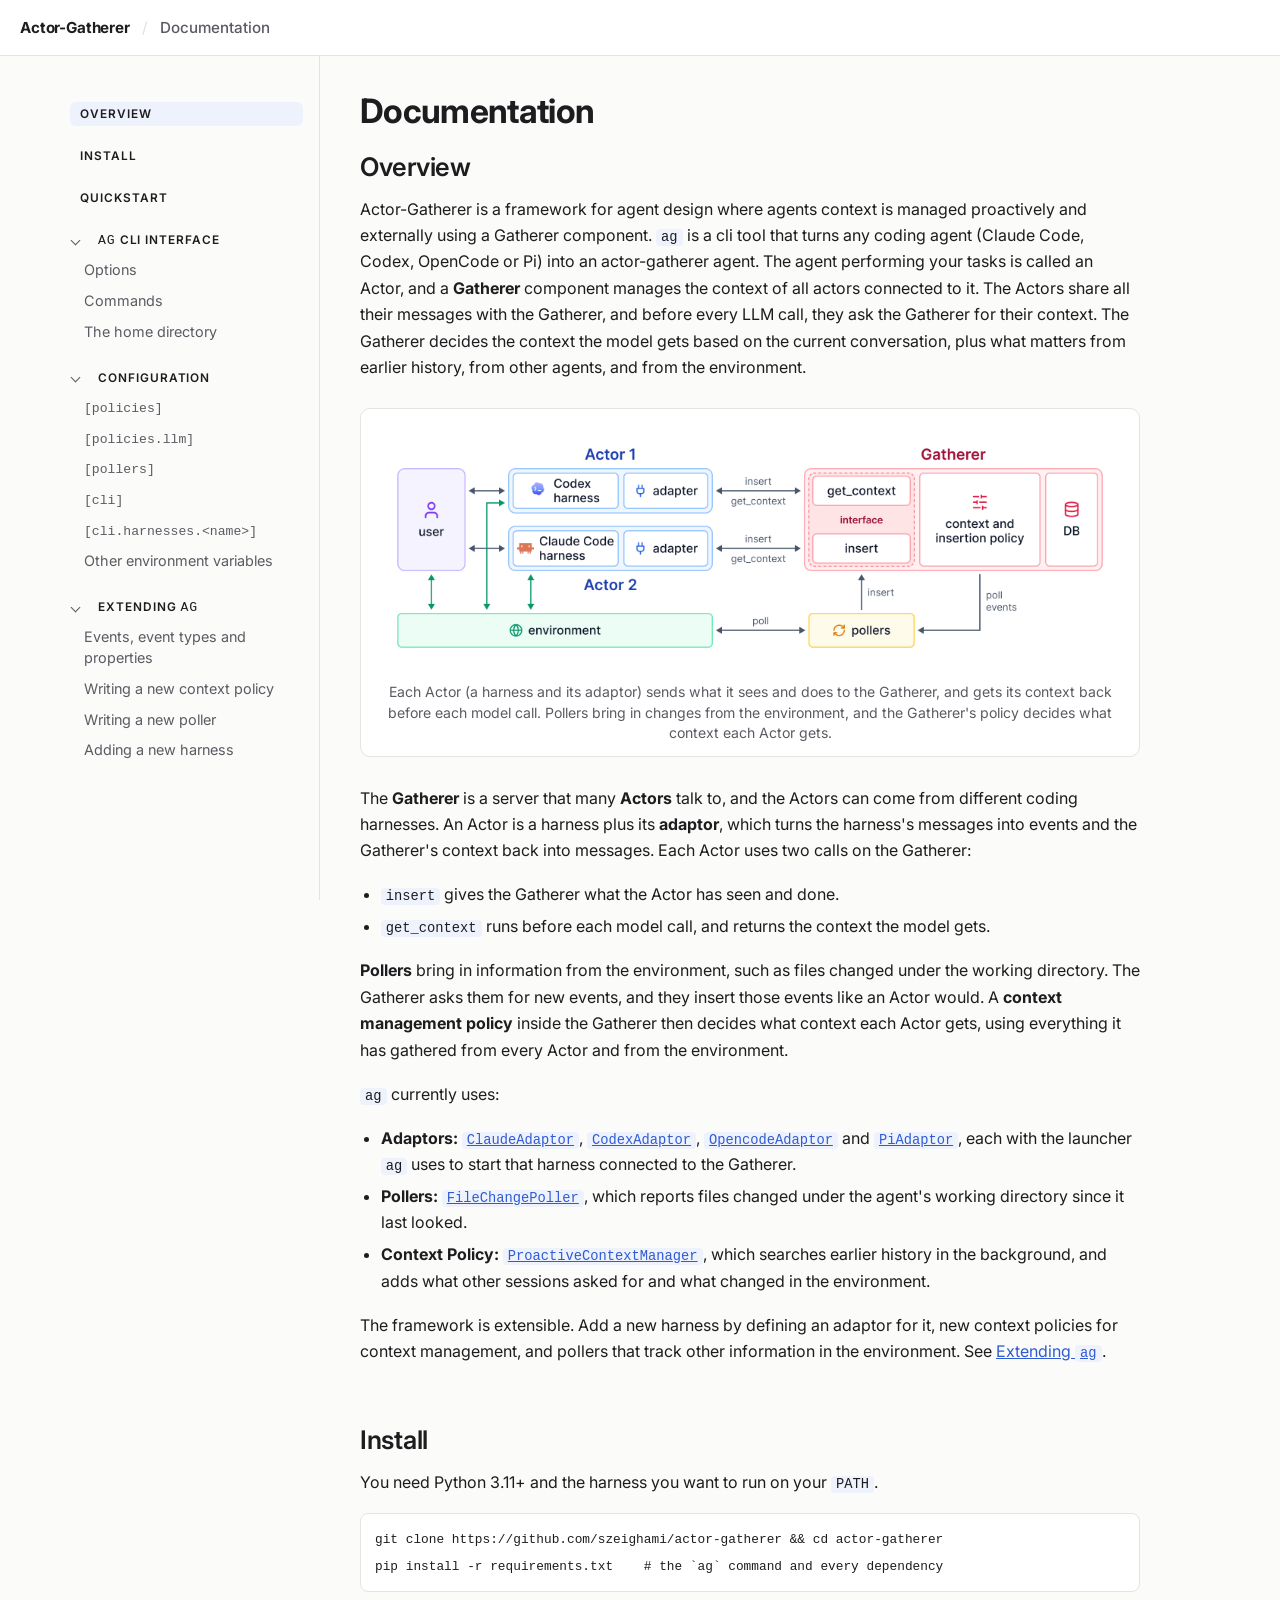
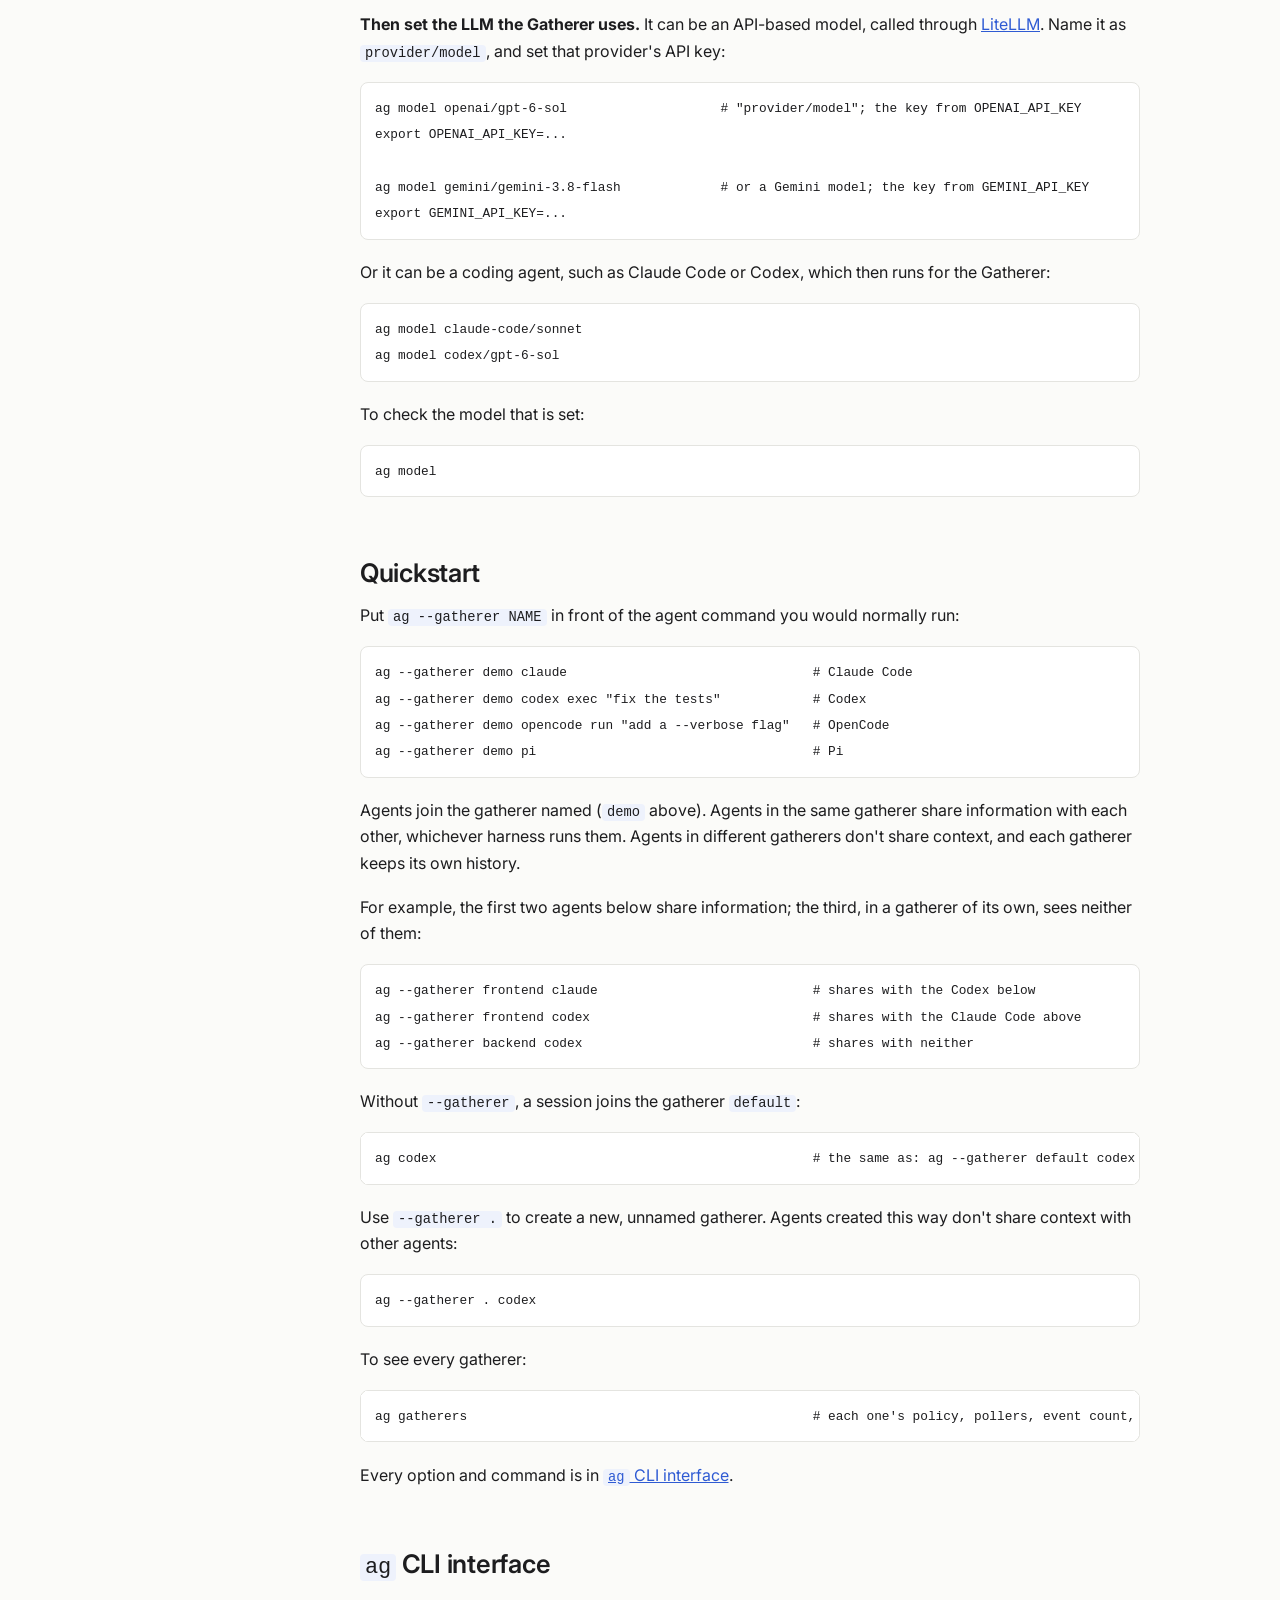
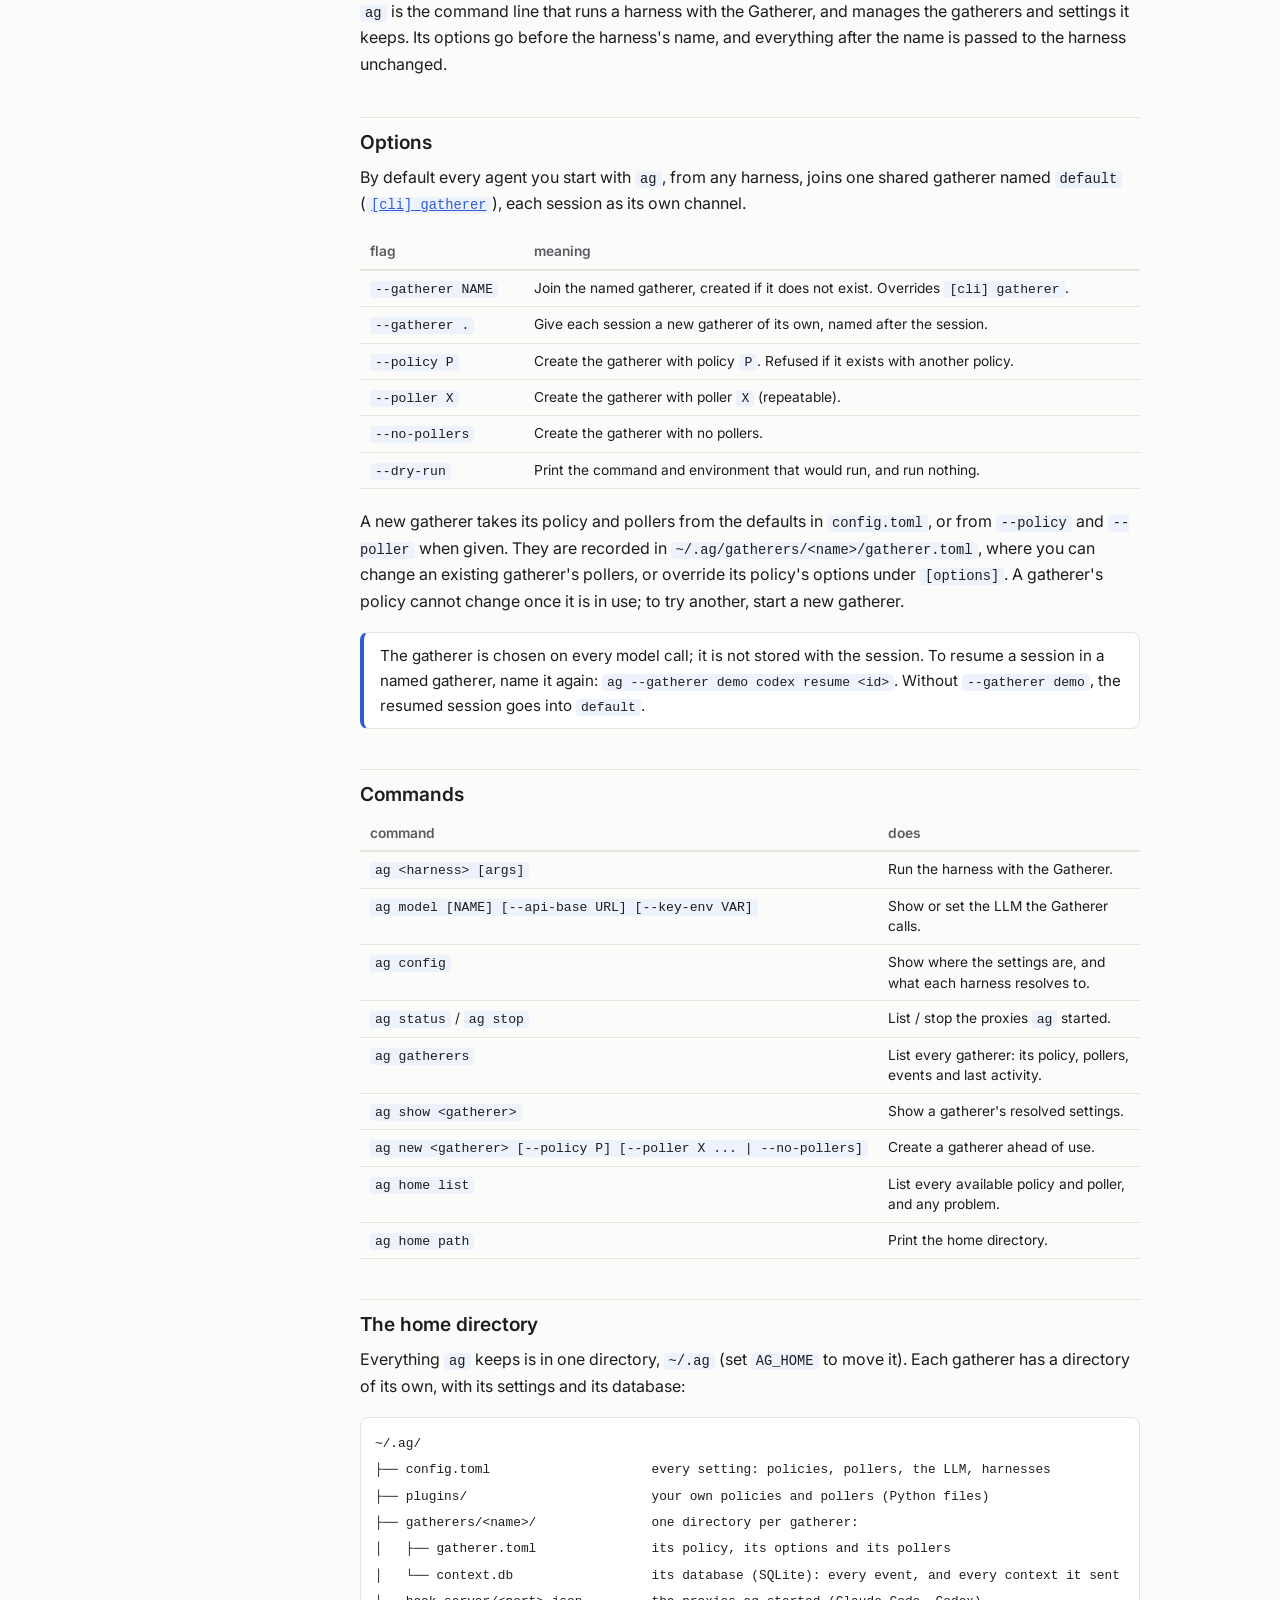
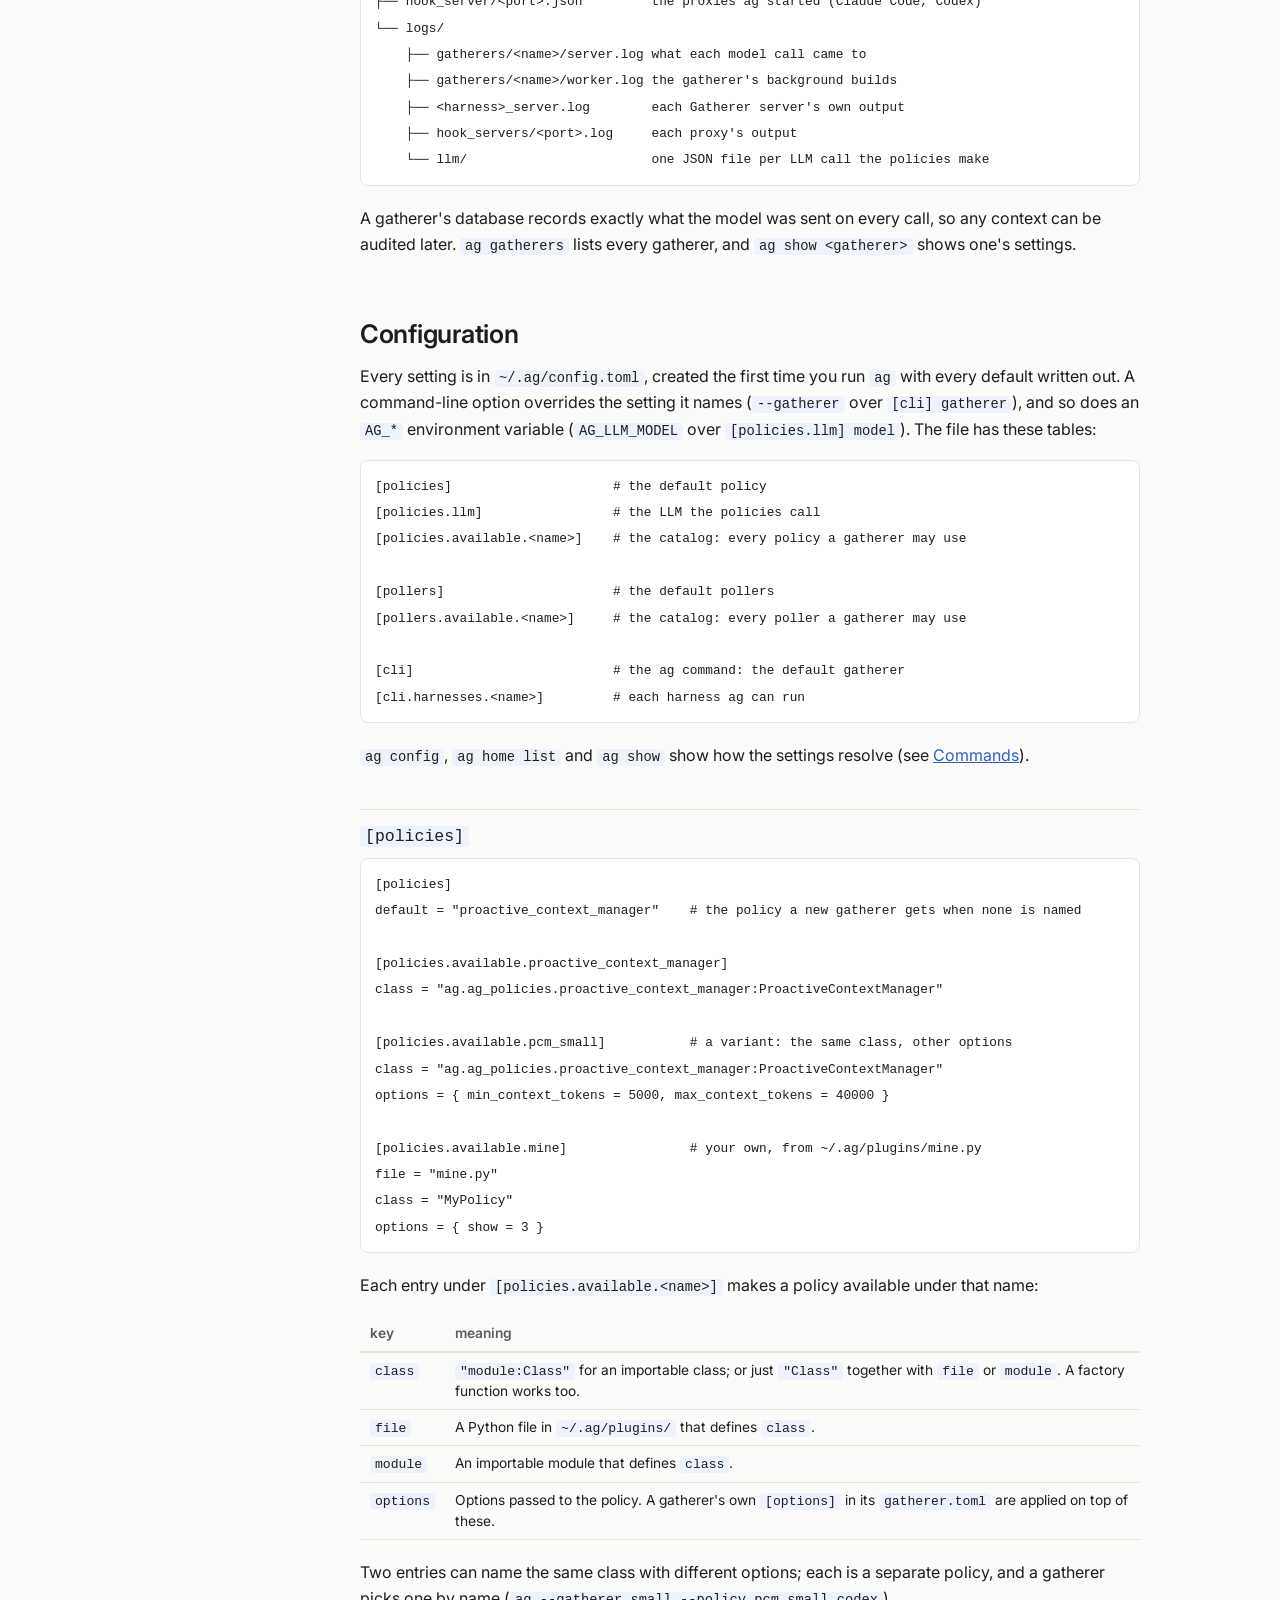
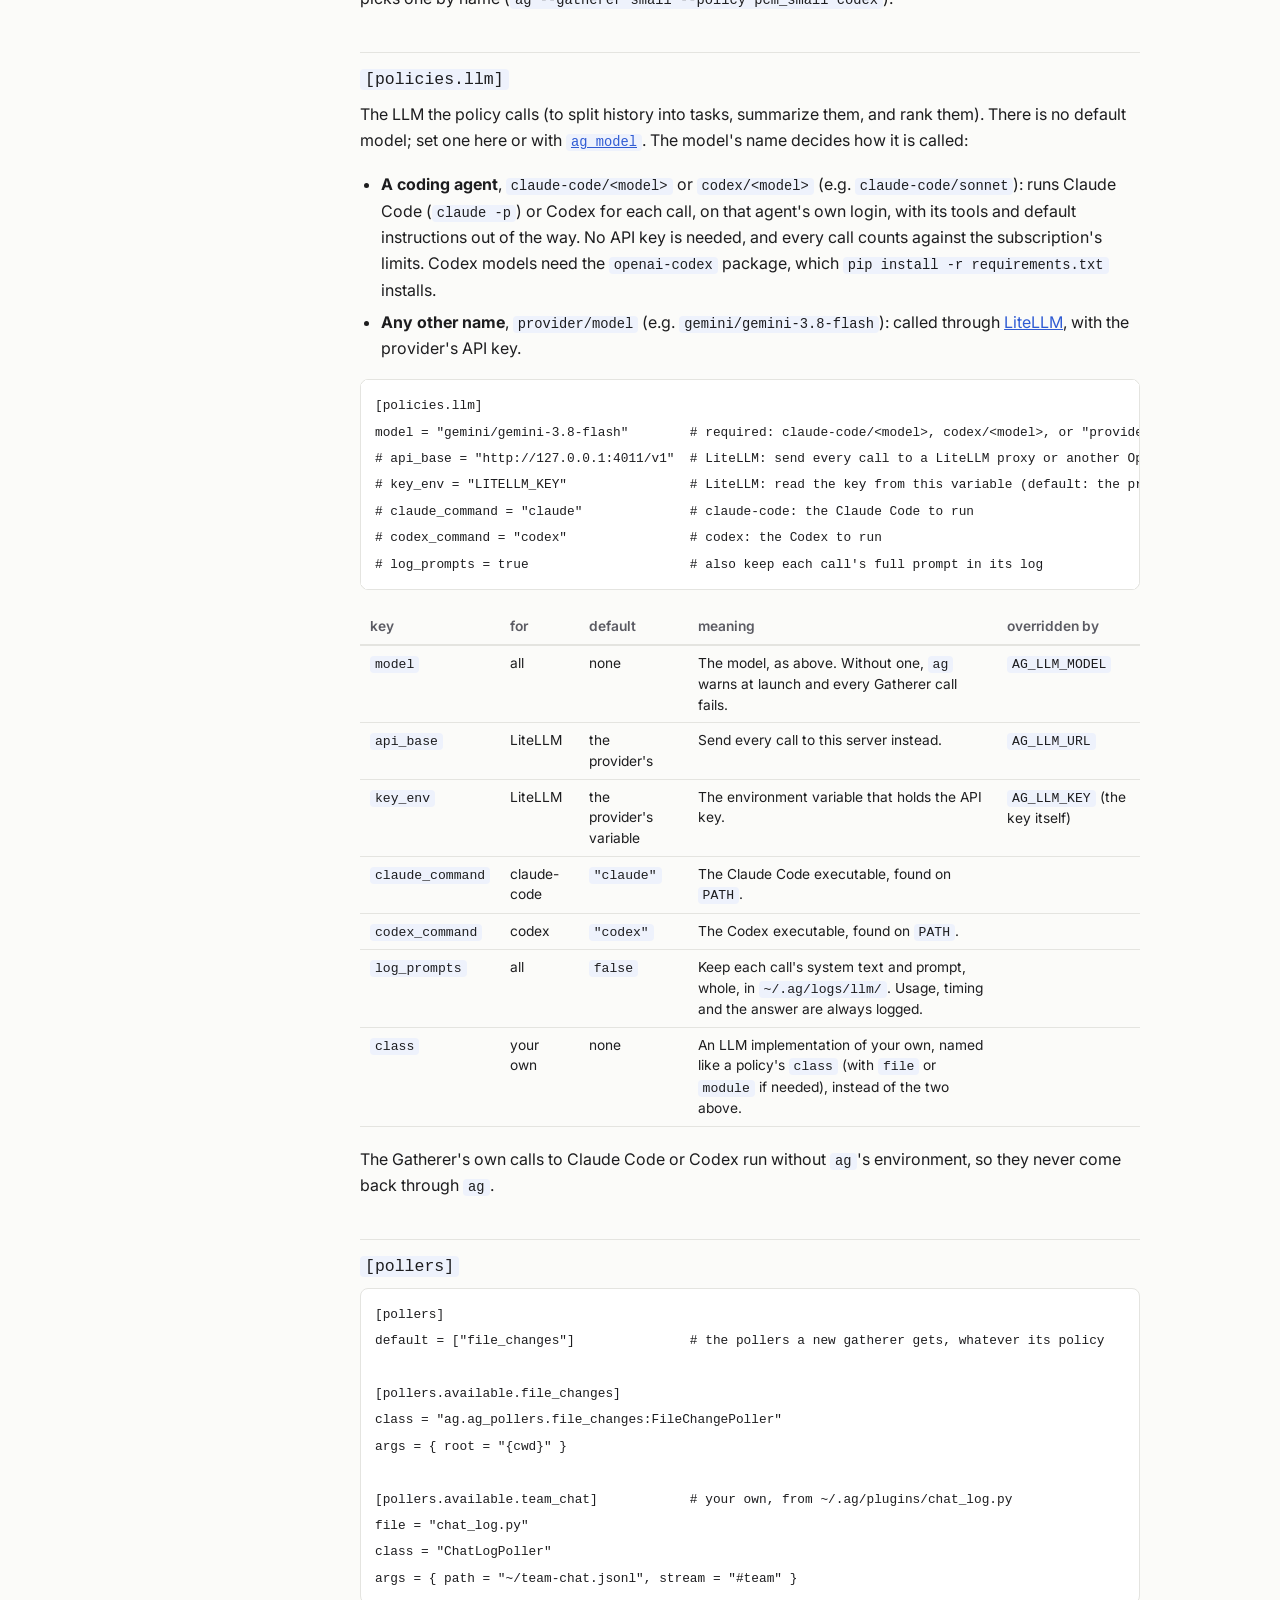
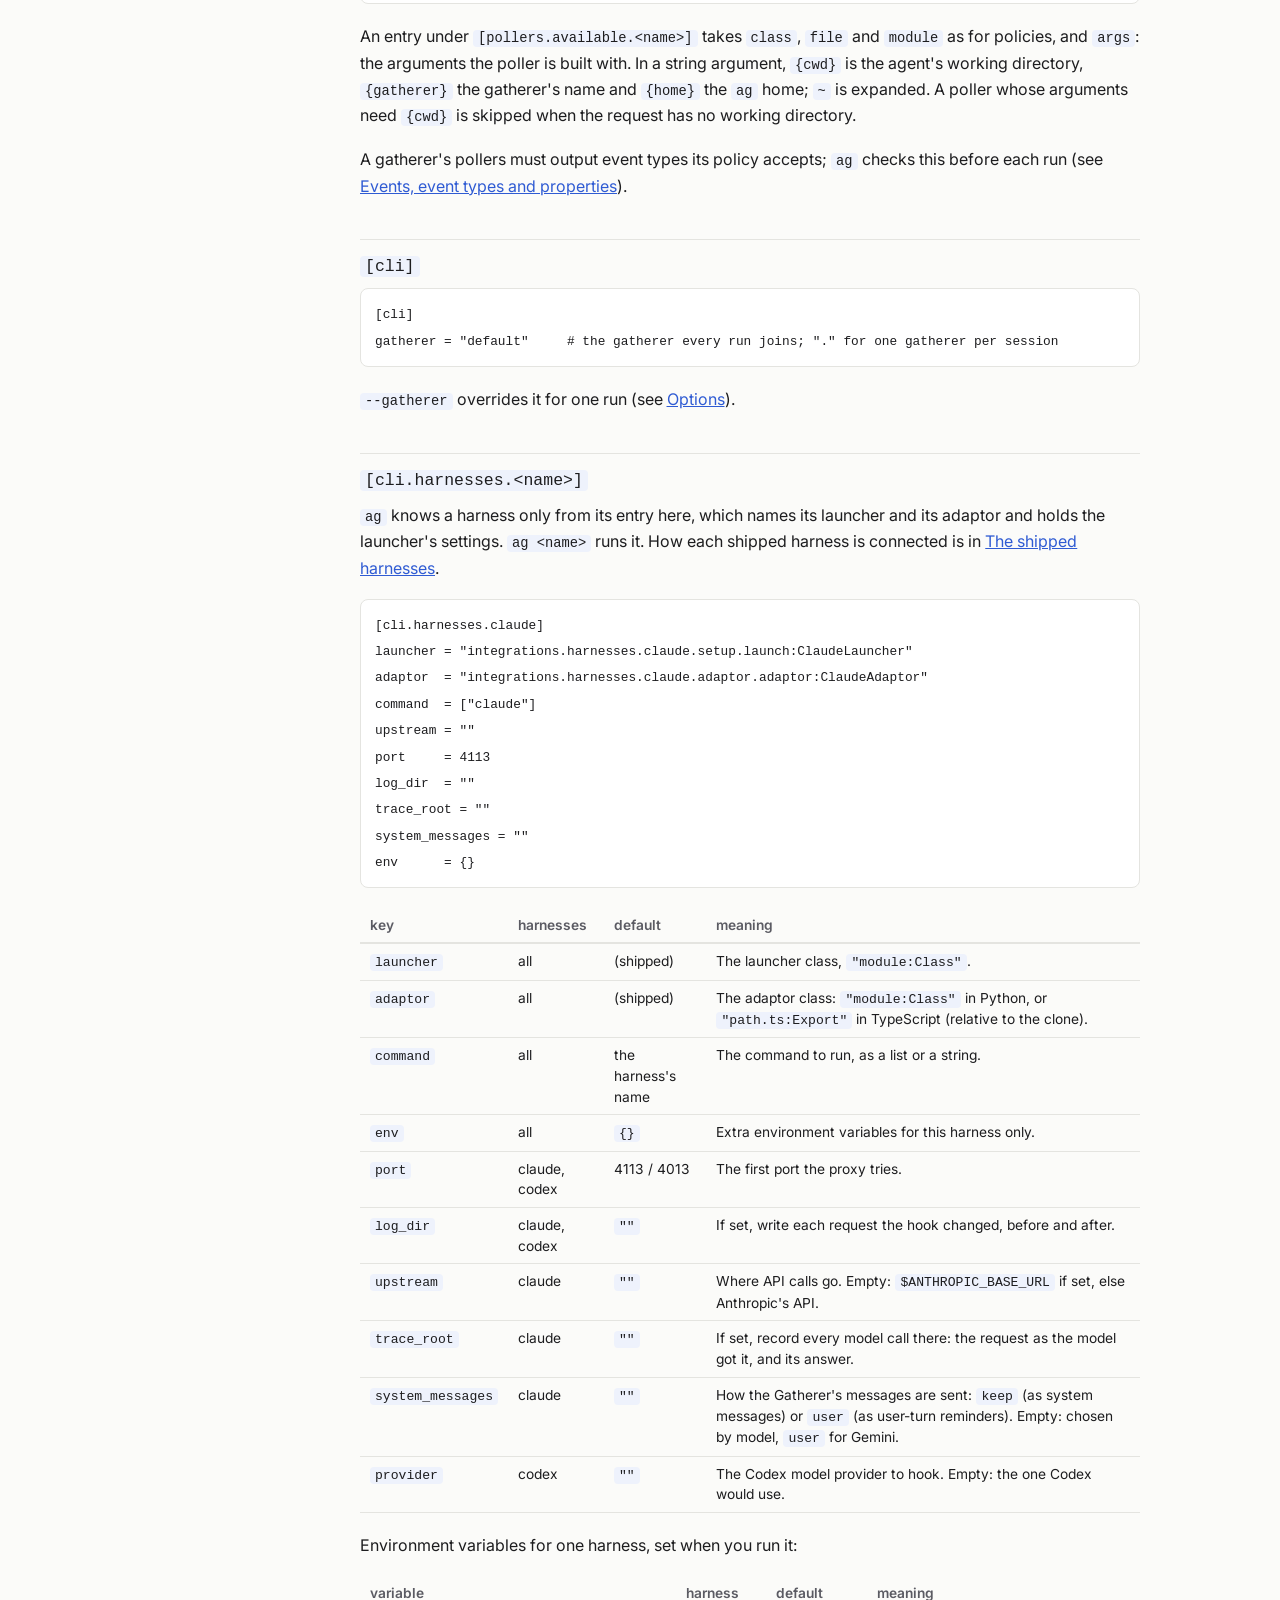
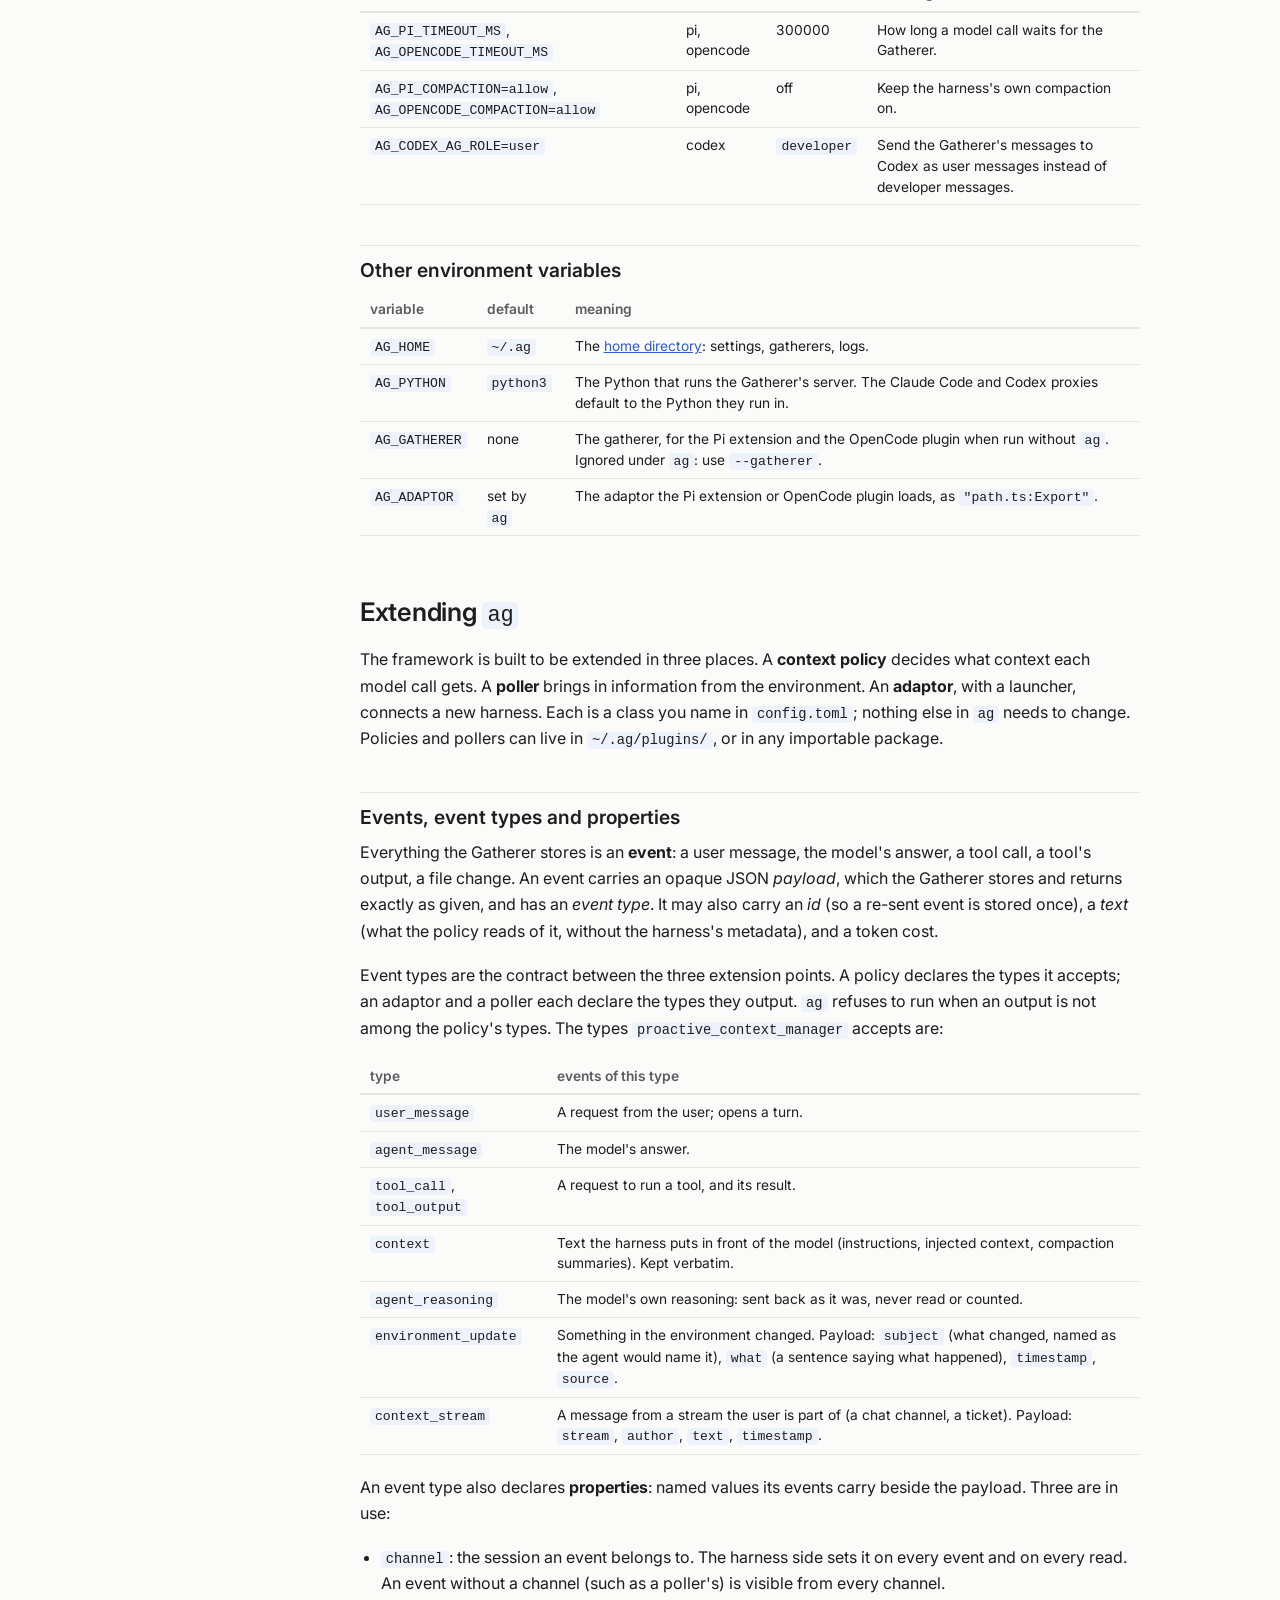
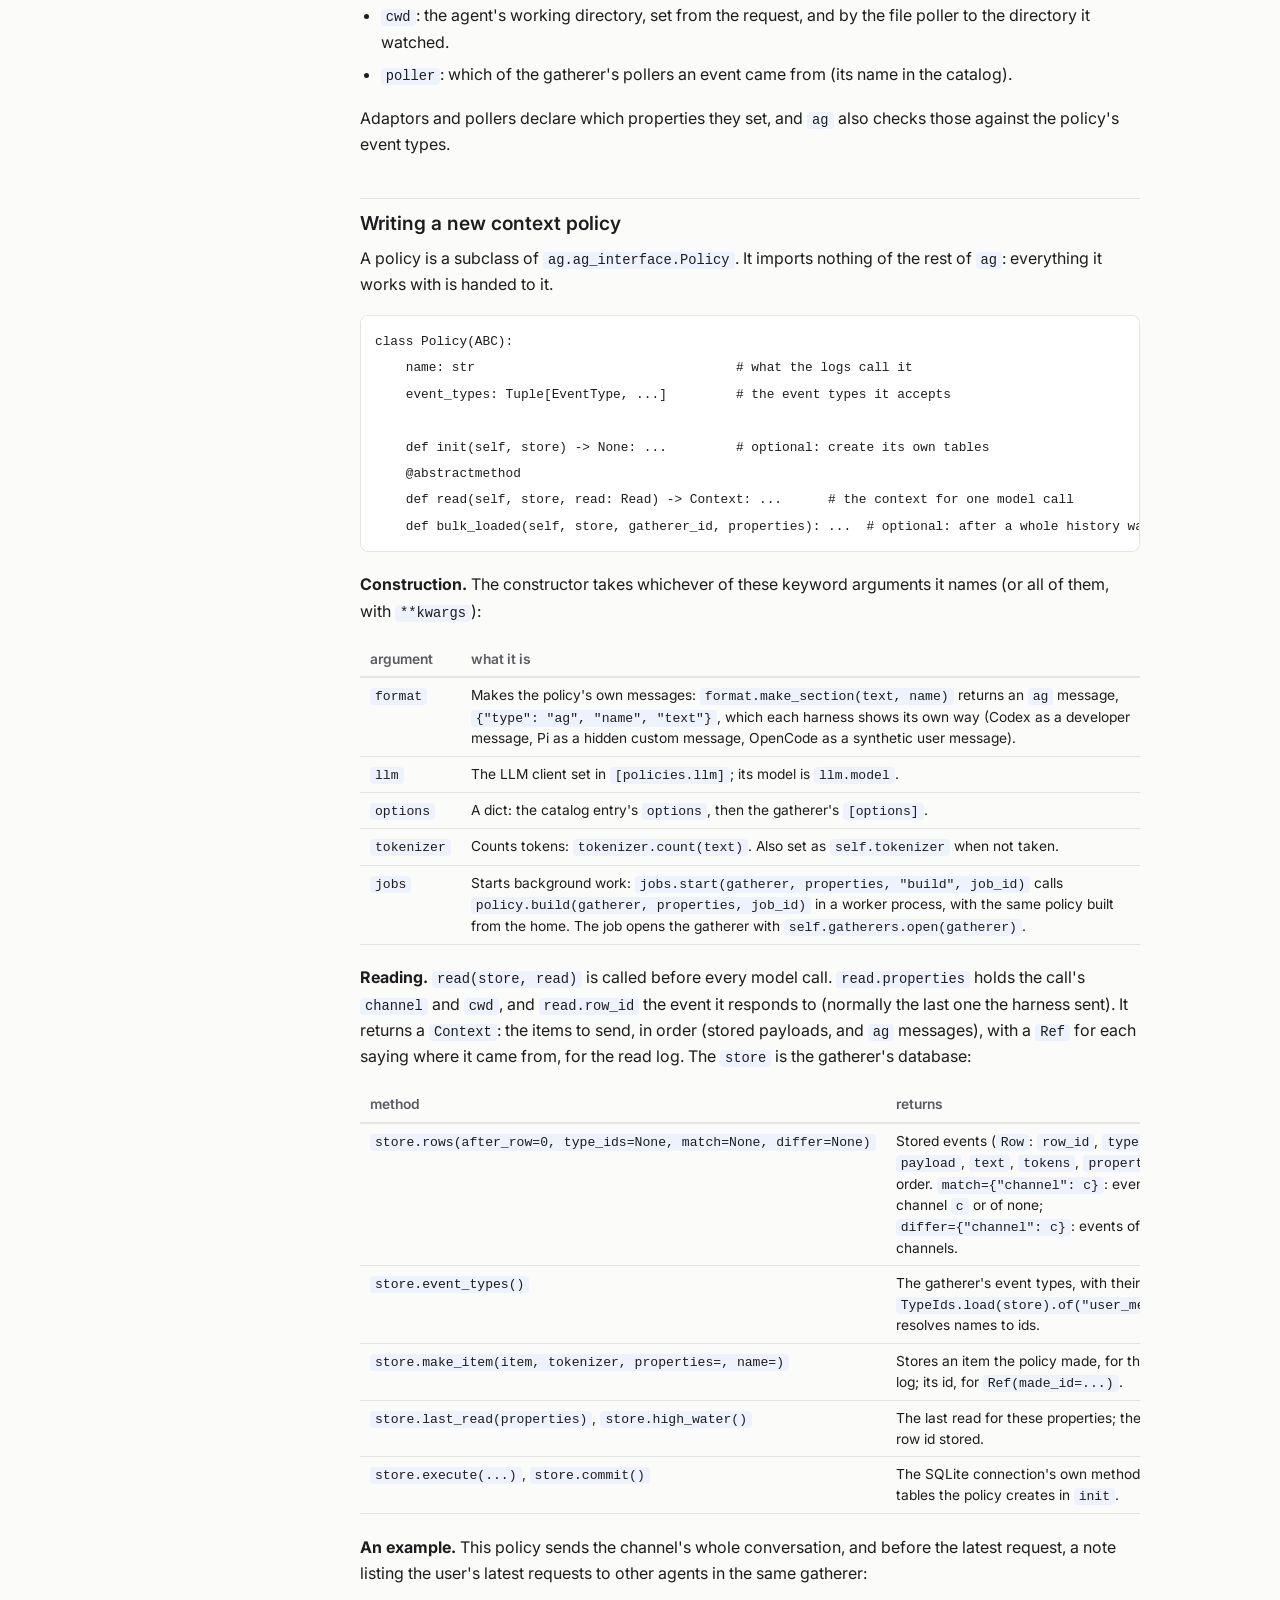
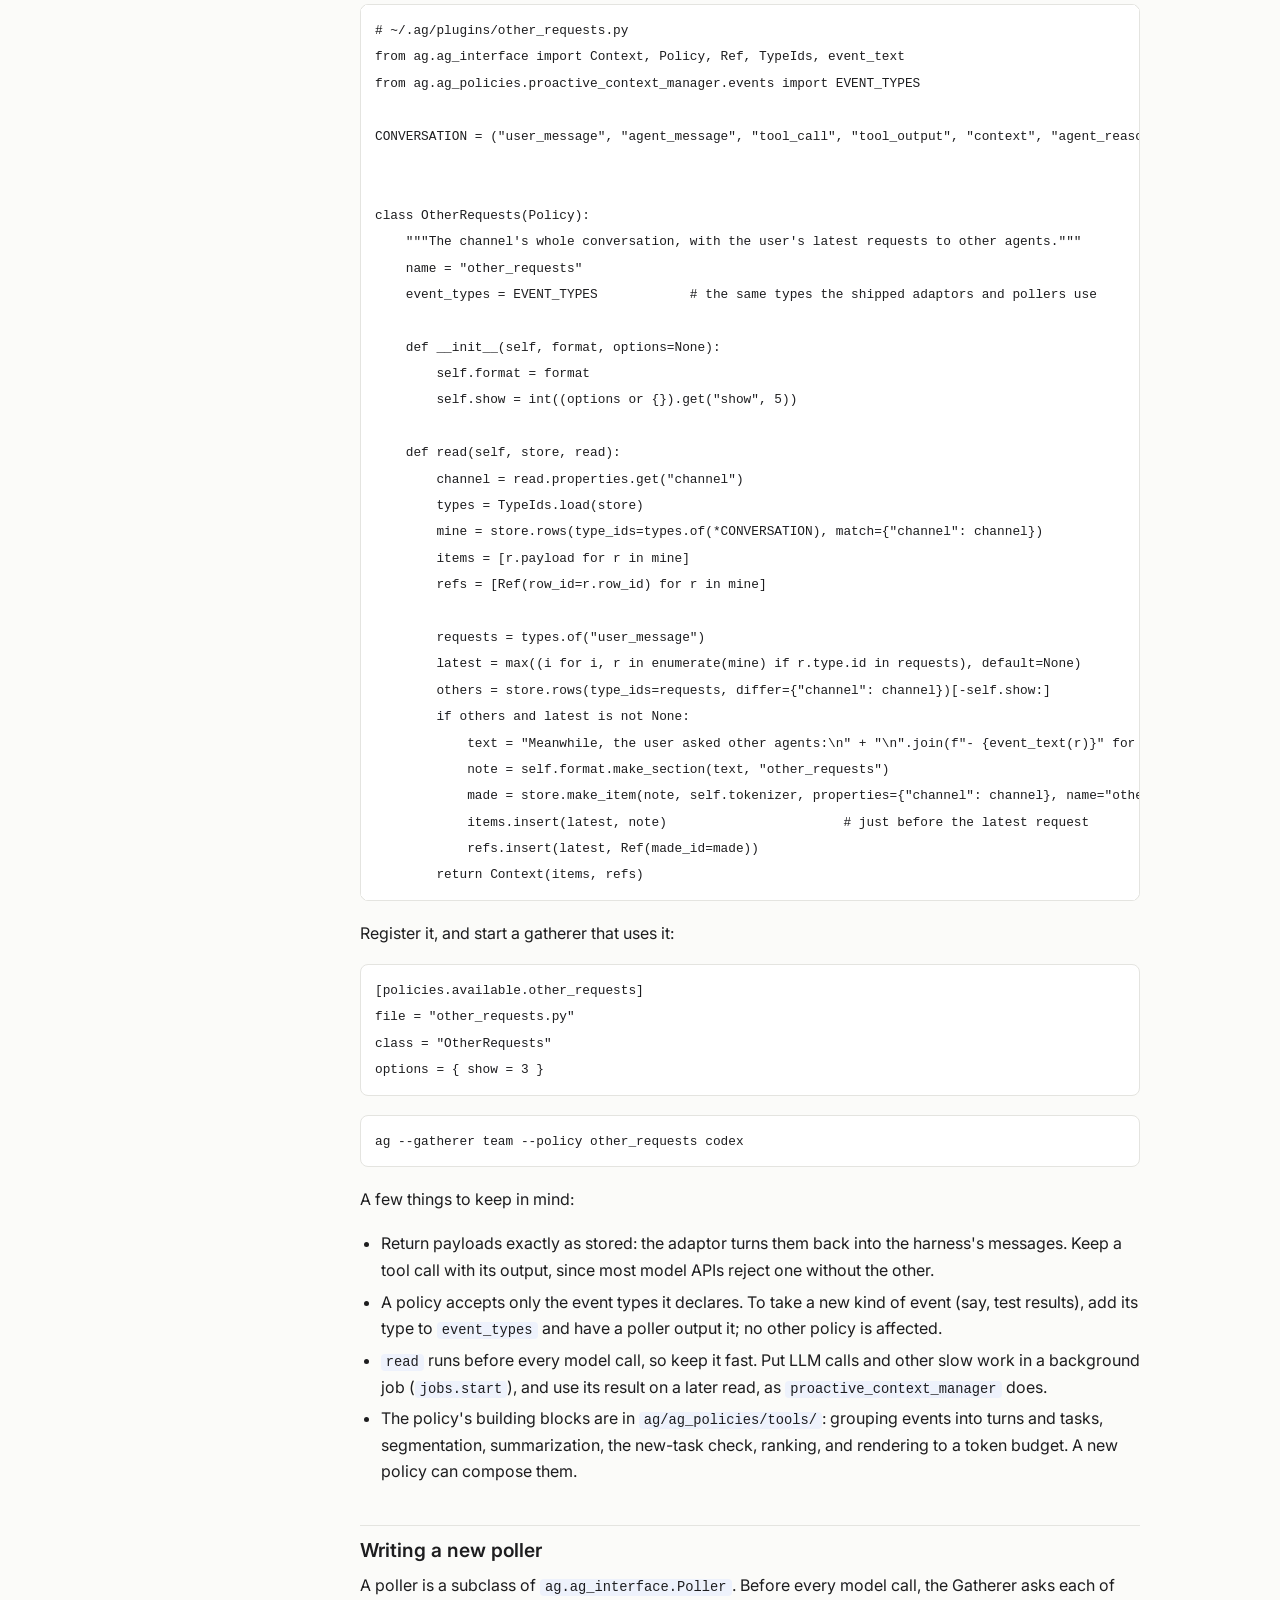
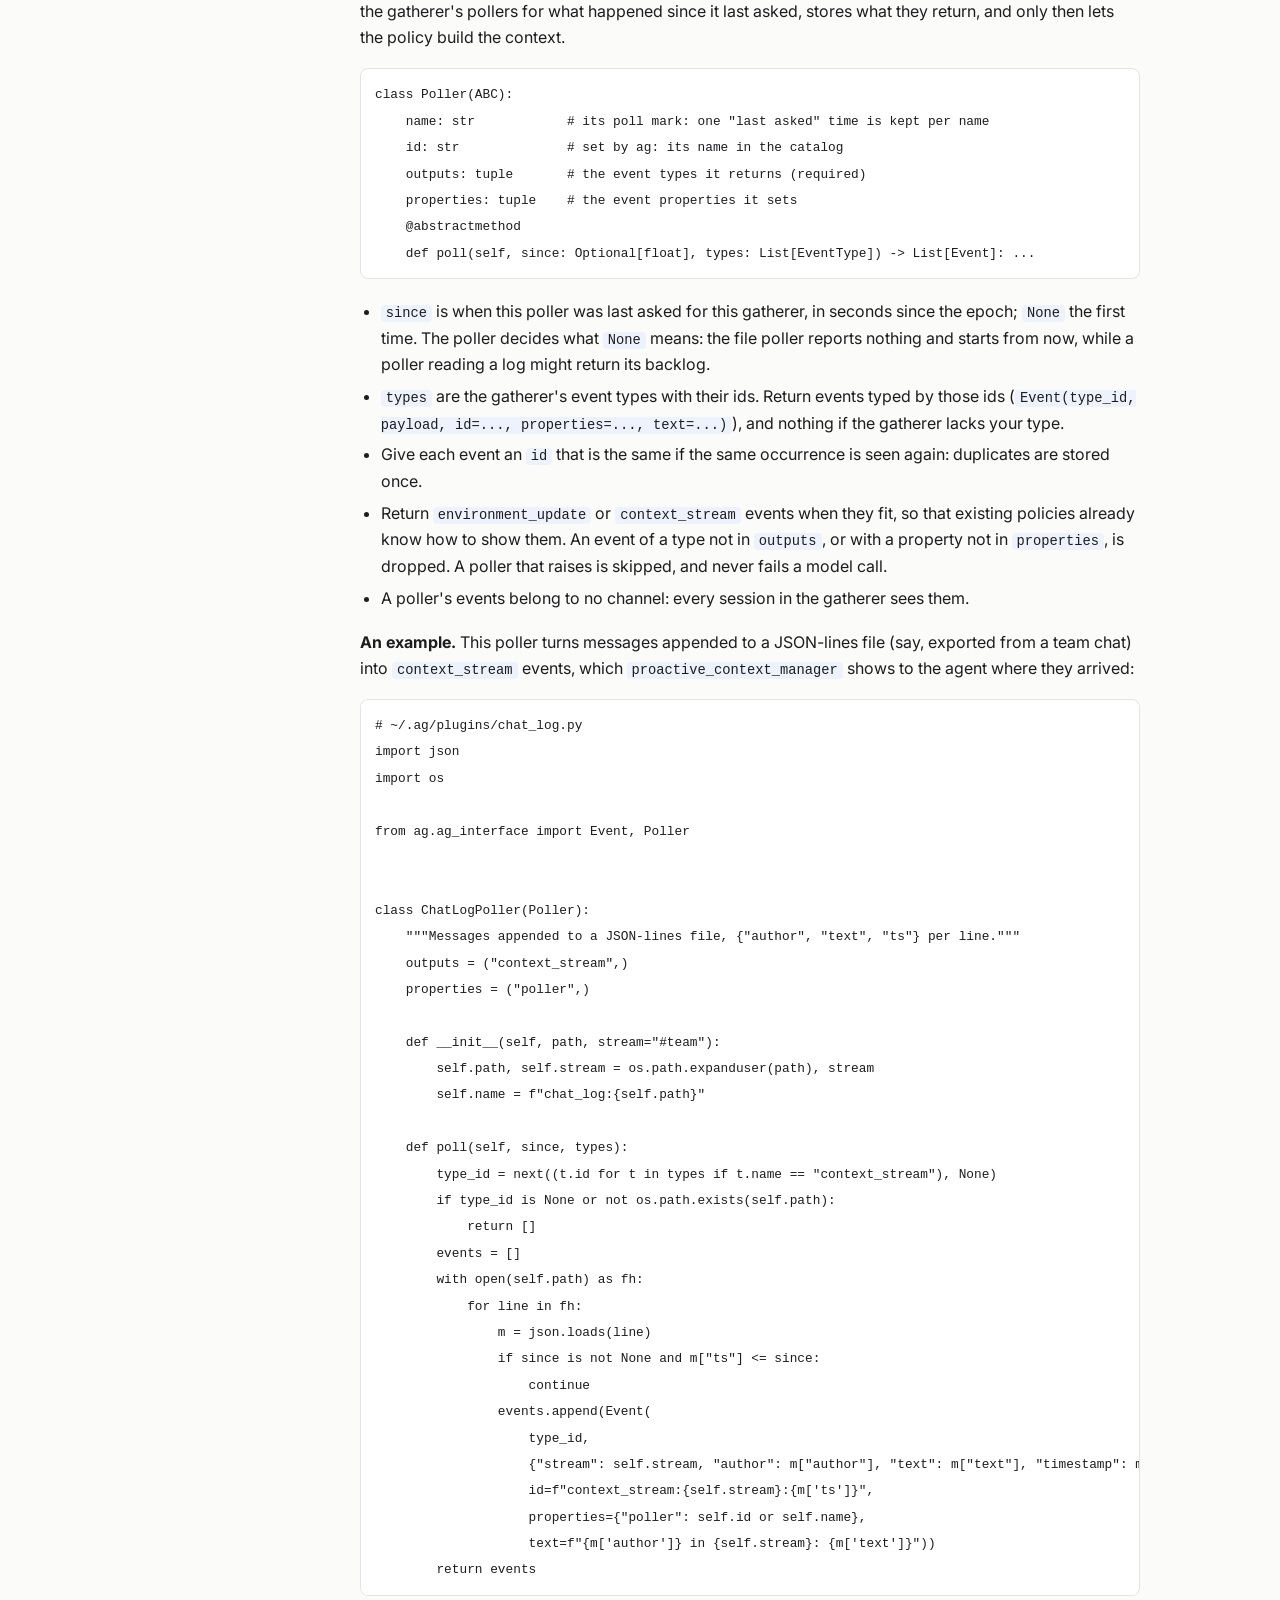
<file: docs.html>
<!doctype html>
<html lang="en">
<head>
<meta charset="utf-8">
<meta name="viewport" content="width=device-width, initial-scale=1">
<title>Actor-Gatherer Docs</title>
<meta name="description" content="Documentation for ag, the Actor-Gatherer command line: every setting for policies, pollers and harnesses, the environment variables, and how to write your own policies, pollers and adaptors.">
<link rel="preconnect" href="https://fonts.googleapis.com">
<link rel="stylesheet" href="https://fonts.googleapis.com/css2?family=Inter:wght@400;500;600;700&family=Source+Serif+4:opsz,wght@8..60,400;8..60,600&display=swap">
<link rel="stylesheet" href="style.css?v=20">
</head>
<body>
<div class="topbar">
  <button class="menu" id="menu" aria-label="Open navigation" aria-expanded="false" aria-controls="sidebar">&#9776;</button>
  <a class="brand" href="./">Actor-Gatherer</a><span class="crumb">Documentation</span>
</div>
<div class="docs-layout">
<aside class="sidebar" id="sidebar">
  <nav aria-label="Documentation">
    <p class="side-group"><a href="#overview">Overview</a></p>
    <p class="side-group"><a href="#install">Install</a></p>
    <p class="side-group"><a href="#quickstart">Quickstart</a></p>
    <p class="side-group"><a href="#cli"><code>ag</code> CLI interface</a></p>
    <ul>
      <li><a href="#options">Options</a></li>
      <li><a href="#commands">Commands</a></li>
      <li><a href="#home">The home directory</a></li>
    </ul>
    <p class="side-group"><a href="#configuration">Configuration</a></p>
    <ul>
      <li><a href="#policies"><code>[policies]</code></a></li>
      <li><a href="#llm"><code>[policies.llm]</code></a></li>
      <li><a href="#pollers"><code>[pollers]</code></a></li>
      <li><a href="#cli-settings"><code>[cli]</code></a></li>
      <li><a href="#harnesses"><code>[cli.harnesses.&lt;name&gt;]</code></a></li>
      <li><a href="#env">Other environment variables</a></li>
    </ul>
    <p class="side-group"><a href="#extending">Extending <code>ag</code></a></p>
    <ul>
      <li><a href="#events">Events, event types and properties</a></li>
      <li><a href="#write-policy">Writing a new context policy</a></li>
      <li><a href="#write-poller">Writing a new poller</a></li>
      <li><a href="#write-adaptor">Adding a new harness</a></li>
    </ul>
  </nav>
</aside>
<main class="doc">
  <h1>Documentation</h1>
  <h2 id="overview">Overview</h2>
  <p>Actor-Gatherer is a framework for agent design where agents context is managed proactively and externally using a Gatherer component. <code>ag</code> is a cli tool that turns any coding agent (Claude Code, Codex, OpenCode or Pi) into an actor-gatherer agent. The agent performing your tasks is called an Actor, and a <strong>Gatherer</strong> component manages the context of all actors connected to it. The Actors share all their messages with the Gatherer, and before every LLM call, they ask the Gatherer for their context. The Gatherer decides the context the model gets based on the current conversation, plus what matters from earlier history, from other agents, and from the environment.</p>

  <figure class="wide full"><img src="figures/architecture.png" alt="Actor-Gatherer architecture: each Actor, a harness plus its adaptor, calls insert and get_context on the Gatherer, which holds the context and insertion policy and a database; pollers watch the environment and insert events."><figcaption>Each Actor (a harness and its adaptor) sends what it sees and does to the Gatherer, and gets its context back before each model call. Pollers bring in changes from the environment, and the Gatherer's policy decides what context each Actor gets.</figcaption></figure>
  <p>The <strong>Gatherer</strong> is a server that many <strong>Actors</strong> talk to, and the Actors can come from different coding harnesses. An Actor is a harness plus its <strong>adaptor</strong>, which turns the harness's messages into events and the Gatherer's context back into messages. Each Actor uses two calls on the Gatherer:</p>
  <ul>
    <li><strong><code>insert</code></strong> gives the Gatherer what the Actor has seen and done.</li>
    <li><strong><code>get_context</code></strong> runs before each model call, and returns the context the model gets.</li>
  </ul>
  <p><strong>Pollers</strong> bring in information from the environment, such as files changed under the working directory. The Gatherer asks them for new events, and they insert those events like an Actor would. A <strong>context management policy</strong> inside the Gatherer then decides what context each Actor gets, using everything it has gathered from every Actor and from the environment.</p>
  <p><code>ag</code> currently uses:</p>
  <ul>
    <li><strong>Adaptors:</strong> <a href="https://github.com/szeighami/context_manager/blob/release/integrations/harnesses/claude/adaptor/adaptor.py"><code>ClaudeAdaptor</code></a>, <a href="https://github.com/szeighami/context_manager/blob/release/integrations/harnesses/codex/adaptor/adaptor.py"><code>CodexAdaptor</code></a>, <a href="https://github.com/szeighami/context_manager/blob/release/integrations/harnesses/opencode/adaptor/adaptor.ts"><code>OpencodeAdaptor</code></a> and <a href="https://github.com/szeighami/context_manager/blob/release/integrations/harnesses/pi/adaptor/adaptor.ts"><code>PiAdaptor</code></a>, each with the launcher <code>ag</code> uses to start that harness connected to the Gatherer.</li>
    <li><strong>Pollers:</strong> <a href="https://github.com/szeighami/context_manager/blob/release/ag/ag_pollers/file_changes.py"><code>FileChangePoller</code></a>, which reports files changed under the agent's working directory since it last looked.</li>
    <li><strong>Context Policy:</strong> <a href="https://github.com/szeighami/context_manager/blob/release/ag/ag_policies/proactive_context_manager/policy.py"><code>ProactiveContextManager</code></a>, which searches earlier history in the background, and adds what other sessions asked for and what changed in the environment.</li>
  </ul>
  <p>The framework is extensible. Add a new harness by defining an adaptor for it, new context policies for context management, and pollers that track other information in the environment. See <a href="#extending">Extending <code>ag</code></a>.</p>

  <h2 id="install">Install</h2>
  <p>You need Python 3.11+ and the harness you want to run on your <code>PATH</code>.</p>
<pre><code>git clone https://github.com/szeighami/actor-gatherer &amp;&amp; cd actor-gatherer
pip install -r requirements.txt    # the `ag` command and every dependency</code></pre>
  <p><strong>Then set the LLM the Gatherer uses.</strong> It can be an API-based model, called through <a href="https://docs.litellm.ai/docs/providers">LiteLLM</a>. Name it as <code>provider/model</code>, and set that provider's API key:</p>
<pre><code>ag model openai/gpt-6-sol                    # "provider/model"; the key from OPENAI_API_KEY
export OPENAI_API_KEY=...

ag model gemini/gemini-3.8-flash             # or a Gemini model; the key from GEMINI_API_KEY
export GEMINI_API_KEY=...</code></pre>
  <p>Or it can be a coding agent, such as Claude Code or Codex, which then runs for the Gatherer:</p>
<pre><code>ag model claude-code/sonnet
ag model codex/gpt-6-sol</code></pre>
  <p>To check the model that is set:</p>
<pre><code>ag model</code></pre>

  <h2 id="quickstart">Quickstart</h2>
  <p>Put <code>ag --gatherer NAME</code> in front of the agent command you would normally run:</p>
<pre><code>ag --gatherer demo claude                                # Claude Code
ag --gatherer demo codex exec "fix the tests"            # Codex
ag --gatherer demo opencode run "add a --verbose flag"   # OpenCode
ag --gatherer demo pi                                    # Pi</code></pre>
  <p>Agents join the gatherer named (<code>demo</code> above). Agents in the same gatherer share information with each other, whichever harness runs them. Agents in different gatherers don't share context, and each gatherer keeps its own history.</p>
  <p>For example, the first two agents below share information; the third, in a gatherer of its own, sees neither of them:</p>
<pre><code>ag --gatherer frontend claude                            # shares with the Codex below
ag --gatherer frontend codex                             # shares with the Claude Code above
ag --gatherer backend codex                              # shares with neither</code></pre>
  <p>Without <code>--gatherer</code>, a session joins the gatherer <code>default</code>:</p>
<pre><code>ag codex                                                 # the same as: ag --gatherer default codex</code></pre>
  <p>Use <code>--gatherer .</code> to create a new, unnamed gatherer. Agents created this way don't share context with other agents:</p>
<pre><code>ag --gatherer . codex</code></pre>
  <p>To see every gatherer:</p>
<pre><code>ag gatherers                                             # each one's policy, pollers, event count, last activity</code></pre>
  <p>Every option and command is in <a href="#cli"><code>ag</code> CLI interface</a>.</p>

  <h2 id="cli"><code>ag</code> CLI interface</h2>
  <p><code>ag</code> is the command line that runs a harness with the Gatherer, and manages the gatherers and settings it keeps. Its options go before the harness's name, and everything after the name is passed to the harness unchanged.</p>

  <h3 id="options">Options</h3>
  <p>By default every agent you start with <code>ag</code>, from any harness, joins one shared gatherer named <code>default</code> (<a href="#cli-settings"><code>[cli] gatherer</code></a>), each session as its own channel.</p>
  <div class="table-wrap"><table>
    <thead><tr><th>flag</th><th>meaning</th></tr></thead>
    <tbody>
      <tr><td><code>--gatherer NAME</code></td><td>Join the named gatherer, created if it does not exist. Overrides <code>[cli] gatherer</code>.</td></tr>
      <tr><td><code>--gatherer .</code></td><td>Give each session a new gatherer of its own, named after the session.</td></tr>
      <tr><td><code>--policy P</code></td><td>Create the gatherer with policy <code>P</code>. Refused if it exists with another policy.</td></tr>
      <tr><td><code>--poller X</code></td><td>Create the gatherer with poller <code>X</code> (repeatable).</td></tr>
      <tr><td><code>--no-pollers</code></td><td>Create the gatherer with no pollers.</td></tr>
      <tr><td><code>--dry-run</code></td><td>Print the command and environment that would run, and run nothing.</td></tr>
    </tbody>
  </table></div>
  <p>A new gatherer takes its policy and pollers from the defaults in <code>config.toml</code>, or from <code>--policy</code> and <code>--poller</code> when given. They are recorded in <code>~/.ag/gatherers/&lt;name&gt;/gatherer.toml</code>, where you can change an existing gatherer's pollers, or override its policy's options under <code>[options]</code>. A gatherer's policy cannot change once it is in use; to try another, start a new gatherer.</p>
  <p class="note">The gatherer is chosen on every model call; it is not stored with the session. To resume a session in a named gatherer, name it again: <code>ag --gatherer demo codex resume &lt;id&gt;</code>. Without <code>--gatherer demo</code>, the resumed session goes into <code>default</code>.</p>

  <h3 id="commands">Commands</h3>
  <div class="table-wrap"><table>
    <thead><tr><th>command</th><th>does</th></tr></thead>
    <tbody>
      <tr><td><code>ag &lt;harness&gt; [args]</code></td><td>Run the harness with the Gatherer.</td></tr>
      <tr><td><code>ag model [NAME] [--api-base URL] [--key-env VAR]</code></td><td>Show or set the LLM the Gatherer calls.</td></tr>
      <tr><td><code>ag config</code></td><td>Show where the settings are, and what each harness resolves to.</td></tr>
      <tr><td><code>ag status</code> / <code>ag stop</code></td><td>List / stop the proxies <code>ag</code> started.</td></tr>
      <tr><td><code>ag gatherers</code></td><td>List every gatherer: its policy, pollers, events and last activity.</td></tr>
      <tr><td><code>ag show &lt;gatherer&gt;</code></td><td>Show a gatherer's resolved settings.</td></tr>
      <tr><td><code>ag new &lt;gatherer&gt; [--policy P] [--poller X ... | --no-pollers]</code></td><td>Create a gatherer ahead of use.</td></tr>
      <tr><td><code>ag home list</code></td><td>List every available policy and poller, and any problem.</td></tr>
      <tr><td><code>ag home path</code></td><td>Print the home directory.</td></tr>
    </tbody>
  </table></div>

  <h3 id="home">The home directory</h3>
  <p>Everything <code>ag</code> keeps is in one directory, <code>~/.ag</code> (set <code>AG_HOME</code> to move it). Each gatherer has a directory of its own, with its settings and its database:</p>
<pre><code>~/.ag/
├── config.toml                     every setting: policies, pollers, the LLM, harnesses
├── plugins/                        your own policies and pollers (Python files)
├── gatherers/&lt;name&gt;/               one directory per gatherer:
│   ├── gatherer.toml               its policy, its options and its pollers
│   └── context.db                  its database (SQLite): every event, and every context it sent
├── hook_server/&lt;port&gt;.json         the proxies ag started (Claude Code, Codex)
└── logs/
    ├── gatherers/&lt;name&gt;/server.log what each model call came to
    ├── gatherers/&lt;name&gt;/worker.log the gatherer's background builds
    ├── &lt;harness&gt;_server.log        each Gatherer server's own output
    ├── hook_servers/&lt;port&gt;.log     each proxy's output
    └── llm/                        one JSON file per LLM call the policies make</code></pre>
  <p>A gatherer's database records exactly what the model was sent on every call, so any context can be audited later. <code>ag gatherers</code> lists every gatherer, and <code>ag show &lt;gatherer&gt;</code> shows one's settings.</p>

  <h2 id="configuration">Configuration</h2>
  <p>Every setting is in <code>~/.ag/config.toml</code>, created the first time you run <code>ag</code> with every default written out. A command-line option overrides the setting it names (<code>--gatherer</code> over <code>[cli] gatherer</code>), and so does an <code>AG_*</code> environment variable (<code>AG_LLM_MODEL</code> over <code>[policies.llm] model</code>). The file has these tables:</p>
<pre><code>[policies]                     # the default policy
[policies.llm]                 # the LLM the policies call
[policies.available.&lt;name&gt;]    # the catalog: every policy a gatherer may use

[pollers]                      # the default pollers
[pollers.available.&lt;name&gt;]     # the catalog: every poller a gatherer may use

[cli]                          # the ag command: the default gatherer
[cli.harnesses.&lt;name&gt;]         # each harness ag can run</code></pre>
  <p><code>ag config</code>, <code>ag home list</code> and <code>ag show</code> show how the settings resolve (see <a href="#commands">Commands</a>).</p>

  <h3 id="policies"><code>[policies]</code></h3>
<pre><code>[policies]
default = "proactive_context_manager"    # the policy a new gatherer gets when none is named

[policies.available.proactive_context_manager]
class = "ag.ag_policies.proactive_context_manager:ProactiveContextManager"

[policies.available.pcm_small]           # a variant: the same class, other options
class = "ag.ag_policies.proactive_context_manager:ProactiveContextManager"
options = { min_context_tokens = 5000, max_context_tokens = 40000 }

[policies.available.mine]                # your own, from ~/.ag/plugins/mine.py
file = "mine.py"
class = "MyPolicy"
options = { show = 3 }</code></pre>
  <p>Each entry under <code>[policies.available.&lt;name&gt;]</code> makes a policy available under that name:</p>
  <div class="table-wrap"><table>
    <thead><tr><th>key</th><th>meaning</th></tr></thead>
    <tbody>
      <tr><td><code>class</code></td><td><code>"module:Class"</code> for an importable class; or just <code>"Class"</code> together with <code>file</code> or <code>module</code>. A factory function works too.</td></tr>
      <tr><td><code>file</code></td><td>A Python file in <code>~/.ag/plugins/</code> that defines <code>class</code>.</td></tr>
      <tr><td><code>module</code></td><td>An importable module that defines <code>class</code>.</td></tr>
      <tr><td><code>options</code></td><td>Options passed to the policy. A gatherer's own <code>[options]</code> in its <code>gatherer.toml</code> are applied on top of these.</td></tr>
    </tbody>
  </table></div>
  <p>Two entries can name the same class with different options; each is a separate policy, and a gatherer picks one by name (<code>ag --gatherer small --policy pcm_small codex</code>).</p>

  <h3 id="llm"><code>[policies.llm]</code></h3>
  <p>The LLM the policy calls (to split history into tasks, summarize them, and rank them). There is no default model; set one here or with <a href="#commands"><code>ag model</code></a>. The model's name decides how it is called:</p>
  <ul>
    <li><strong>A coding agent</strong>, <code>claude-code/&lt;model&gt;</code> or <code>codex/&lt;model&gt;</code> (e.g. <code>claude-code/sonnet</code>): runs Claude Code (<code>claude -p</code>) or Codex for each call, on that agent's own login, with its tools and default instructions out of the way. No API key is needed, and every call counts against the subscription's limits. Codex models need the <code>openai-codex</code> package, which <code>pip install -r requirements.txt</code> installs.</li>
    <li><strong>Any other name</strong>, <code>provider/model</code> (e.g. <code>gemini/gemini-3.8-flash</code>): called through <a href="https://docs.litellm.ai/docs/providers">LiteLLM</a>, with the provider's API key.</li>
  </ul>
<pre><code>[policies.llm]
model = "gemini/gemini-3.8-flash"        # required: claude-code/&lt;model&gt;, codex/&lt;model&gt;, or "provider/model" for LiteLLM
# api_base = "http://127.0.0.1:4011/v1"  # LiteLLM: send every call to a LiteLLM proxy or another OpenAI-compatible server
# key_env = "LITELLM_KEY"                # LiteLLM: read the key from this variable (default: the provider's own)
# claude_command = "claude"              # claude-code: the Claude Code to run
# codex_command = "codex"                # codex: the Codex to run
# log_prompts = true                     # also keep each call's full prompt in its log</code></pre>
  <div class="table-wrap"><table>
    <thead><tr><th>key</th><th>for</th><th>default</th><th>meaning</th><th>overridden by</th></tr></thead>
    <tbody>
      <tr><td><code>model</code></td><td>all</td><td>none</td><td>The model, as above. Without one, <code>ag</code> warns at launch and every Gatherer call fails.</td><td><code>AG_LLM_MODEL</code></td></tr>
      <tr><td><code>api_base</code></td><td>LiteLLM</td><td>the provider's</td><td>Send every call to this server instead.</td><td><code>AG_LLM_URL</code></td></tr>
      <tr><td><code>key_env</code></td><td>LiteLLM</td><td>the provider's variable</td><td>The environment variable that holds the API key.</td><td><code>AG_LLM_KEY</code> (the key itself)</td></tr>
      <tr><td><code>claude_command</code></td><td>claude-code</td><td><code>"claude"</code></td><td>The Claude Code executable, found on <code>PATH</code>.</td><td></td></tr>
      <tr><td><code>codex_command</code></td><td>codex</td><td><code>"codex"</code></td><td>The Codex executable, found on <code>PATH</code>.</td><td></td></tr>
      <tr><td><code>log_prompts</code></td><td>all</td><td><code>false</code></td><td>Keep each call's system text and prompt, whole, in <code>~/.ag/logs/llm/</code>. Usage, timing and the answer are always logged.</td><td></td></tr>
      <tr><td><code>class</code></td><td>your own</td><td>none</td><td>An LLM implementation of your own, named like a policy's <code>class</code> (with <code>file</code> or <code>module</code> if needed), instead of the two above.</td><td></td></tr>
    </tbody>
  </table></div>
  <p>The Gatherer's own calls to Claude Code or Codex run without <code>ag</code>'s environment, so they never come back through <code>ag</code>.</p>

  <h3 id="pollers"><code>[pollers]</code></h3>
<pre><code>[pollers]
default = ["file_changes"]               # the pollers a new gatherer gets, whatever its policy

[pollers.available.file_changes]
class = "ag.ag_pollers.file_changes:FileChangePoller"
args = { root = "{cwd}" }

[pollers.available.team_chat]            # your own, from ~/.ag/plugins/chat_log.py
file = "chat_log.py"
class = "ChatLogPoller"
args = { path = "~/team-chat.jsonl", stream = "#team" }</code></pre>
  <p>An entry under <code>[pollers.available.&lt;name&gt;]</code> takes <code>class</code>, <code>file</code> and <code>module</code> as for policies, and <code>args</code>: the arguments the poller is built with. In a string argument, <code>{cwd}</code> is the agent's working directory, <code>{gatherer}</code> the gatherer's name and <code>{home}</code> the <code>ag</code> home; <code>~</code> is expanded. A poller whose arguments need <code>{cwd}</code> is skipped when the request has no working directory.</p>
  <p>A gatherer's pollers must output event types its policy accepts; <code>ag</code> checks this before each run (see <a href="#events">Events, event types and properties</a>).</p>

  <h3 id="cli-settings"><code>[cli]</code></h3>
<pre><code>[cli]
gatherer = "default"     # the gatherer every run joins; "." for one gatherer per session</code></pre>
  <p><code>--gatherer</code> overrides it for one run (see <a href="#options">Options</a>).</p>

  <h3 id="harnesses"><code>[cli.harnesses.&lt;name&gt;]</code></h3>
  <p><code>ag</code> knows a harness only from its entry here, which names its launcher and its adaptor and holds the launcher's settings. <code>ag &lt;name&gt;</code> runs it. How each shipped harness is connected is in <a href="#connection-table">The shipped harnesses</a>.</p>
<pre><code>[cli.harnesses.claude]
launcher = "integrations.harnesses.claude.setup.launch:ClaudeLauncher"
adaptor  = "integrations.harnesses.claude.adaptor.adaptor:ClaudeAdaptor"
command  = ["claude"]
upstream = ""
port     = 4113
log_dir  = ""
trace_root = ""
system_messages = ""
env      = {}</code></pre>
  <div class="table-wrap"><table>
    <thead><tr><th>key</th><th>harnesses</th><th>default</th><th>meaning</th></tr></thead>
    <tbody>
      <tr><td><code>launcher</code></td><td>all</td><td>(shipped)</td><td>The launcher class, <code>"module:Class"</code>.</td></tr>
      <tr><td><code>adaptor</code></td><td>all</td><td>(shipped)</td><td>The adaptor class: <code>"module:Class"</code> in Python, or <code>"path.ts:Export"</code> in TypeScript (relative to the clone).</td></tr>
      <tr><td><code>command</code></td><td>all</td><td>the harness's name</td><td>The command to run, as a list or a string.</td></tr>
      <tr><td><code>env</code></td><td>all</td><td><code>{}</code></td><td>Extra environment variables for this harness only.</td></tr>
      <tr><td><code>port</code></td><td>claude, codex</td><td>4113 / 4013</td><td>The first port the proxy tries.</td></tr>
      <tr><td><code>log_dir</code></td><td>claude, codex</td><td><code>""</code></td><td>If set, write each request the hook changed, before and after.</td></tr>
      <tr><td><code>upstream</code></td><td>claude</td><td><code>""</code></td><td>Where API calls go. Empty: <code>$ANTHROPIC_BASE_URL</code> if set, else Anthropic's API.</td></tr>
      <tr><td><code>trace_root</code></td><td>claude</td><td><code>""</code></td><td>If set, record every model call there: the request as the model got it, and its answer.</td></tr>
      <tr><td><code>system_messages</code></td><td>claude</td><td><code>""</code></td><td>How the Gatherer's messages are sent: <code>keep</code> (as system messages) or <code>user</code> (as user-turn reminders). Empty: chosen by model, <code>user</code> for Gemini.</td></tr>
      <tr><td><code>provider</code></td><td>codex</td><td><code>""</code></td><td>The Codex model provider to hook. Empty: the one Codex would use.</td></tr>
    </tbody>
  </table></div>
  <p>Environment variables for one harness, set when you run it:</p>
  <div class="table-wrap"><table>
    <thead><tr><th>variable</th><th>harness</th><th>default</th><th>meaning</th></tr></thead>
    <tbody>
      <tr><td><code>AG_PI_TIMEOUT_MS</code>, <code>AG_OPENCODE_TIMEOUT_MS</code></td><td>pi, opencode</td><td>300000</td><td>How long a model call waits for the Gatherer.</td></tr>
      <tr><td><code>AG_PI_COMPACTION=allow</code>, <code>AG_OPENCODE_COMPACTION=allow</code></td><td>pi, opencode</td><td>off</td><td>Keep the harness's own compaction on.</td></tr>
      <tr><td><code>AG_CODEX_AG_ROLE=user</code></td><td>codex</td><td><code>developer</code></td><td>Send the Gatherer's messages to Codex as user messages instead of developer messages.</td></tr>
    </tbody>
  </table></div>

  <h3 id="env">Other environment variables</h3>
  <div class="table-wrap"><table>
    <thead><tr><th>variable</th><th>default</th><th>meaning</th></tr></thead>
    <tbody>
      <tr><td><code>AG_HOME</code></td><td><code>~/.ag</code></td><td>The <a href="#home">home directory</a>: settings, gatherers, logs.</td></tr>
      <tr><td><code>AG_PYTHON</code></td><td><code>python3</code></td><td>The Python that runs the Gatherer's server. The Claude Code and Codex proxies default to the Python they run in.</td></tr>
      <tr><td><code>AG_GATHERER</code></td><td>none</td><td>The gatherer, for the Pi extension and the OpenCode plugin when run without <code>ag</code>. Ignored under <code>ag</code>: use <code>--gatherer</code>.</td></tr>
      <tr><td><code>AG_ADAPTOR</code></td><td>set by <code>ag</code></td><td>The adaptor the Pi extension or OpenCode plugin loads, as <code>"path.ts:Export"</code>.</td></tr>
    </tbody>
  </table></div>

  <h2 id="extending">Extending <code>ag</code></h2>
  <p>The framework is built to be extended in three places. A <strong>context policy</strong> decides what context each model call gets. A <strong>poller</strong> brings in information from the environment. An <strong>adaptor</strong>, with a launcher, connects a new harness. Each is a class you name in <code>config.toml</code>; nothing else in <code>ag</code> needs to change. Policies and pollers can live in <code>~/.ag/plugins/</code>, or in any importable package.</p>

  <h3 id="events">Events, event types and properties</h3>
  <p>Everything the Gatherer stores is an <strong>event</strong>: a user message, the model's answer, a tool call, a tool's output, a file change. An event carries an opaque JSON <em>payload</em>, which the Gatherer stores and returns exactly as given, and has an <em>event type</em>. It may also carry an <em>id</em> (so a re-sent event is stored once), a <em>text</em> (what the policy reads of it, without the harness's metadata), and a token cost.</p>
  <p>Event types are the contract between the three extension points. A policy declares the types it accepts; an adaptor and a poller each declare the types they output. <code>ag</code> refuses to run when an output is not among the policy's types. The types <code>proactive_context_manager</code> accepts are:</p>
  <div class="table-wrap"><table>
    <thead><tr><th>type</th><th>events of this type</th></tr></thead>
    <tbody>
      <tr><td><code>user_message</code></td><td>A request from the user; opens a turn.</td></tr>
      <tr><td><code>agent_message</code></td><td>The model's answer.</td></tr>
      <tr><td><code>tool_call</code>, <code>tool_output</code></td><td>A request to run a tool, and its result.</td></tr>
      <tr><td><code>context</code></td><td>Text the harness puts in front of the model (instructions, injected context, compaction summaries). Kept verbatim.</td></tr>
      <tr><td><code>agent_reasoning</code></td><td>The model's own reasoning: sent back as it was, never read or counted.</td></tr>
      <tr><td><code>environment_update</code></td><td>Something in the environment changed. Payload: <code>subject</code> (what changed, named as the agent would name it), <code>what</code> (a sentence saying what happened), <code>timestamp</code>, <code>source</code>.</td></tr>
      <tr><td><code>context_stream</code></td><td>A message from a stream the user is part of (a chat channel, a ticket). Payload: <code>stream</code>, <code>author</code>, <code>text</code>, <code>timestamp</code>.</td></tr>
    </tbody>
  </table></div>
  <p>An event type also declares <strong>properties</strong>: named values its events carry beside the payload. Three are in use:</p>
  <ul>
    <li><code>channel</code>: the session an event belongs to. The harness side sets it on every event and on every read. An event without a channel (such as a poller's) is visible from every channel.</li>
    <li><code>cwd</code>: the agent's working directory, set from the request, and by the file poller to the directory it watched.</li>
    <li><code>poller</code>: which of the gatherer's pollers an event came from (its name in the catalog).</li>
  </ul>
  <p>Adaptors and pollers declare which properties they set, and <code>ag</code> also checks those against the policy's event types.</p>

  <h3 id="write-policy">Writing a new context policy</h3>
  <p>A policy is a subclass of <code>ag.ag_interface.Policy</code>. It imports nothing of the rest of <code>ag</code>: everything it works with is handed to it.</p>
<pre><code>class Policy(ABC):
    name: str                                  # what the logs call it
    event_types: Tuple[EventType, ...]         # the event types it accepts

    def init(self, store) -&gt; None: ...         # optional: create its own tables
    @abstractmethod
    def read(self, store, read: Read) -&gt; Context: ...      # the context for one model call
    def bulk_loaded(self, store, gatherer_id, properties): ...  # optional: after a whole history was loaded</code></pre>
  <p><strong>Construction.</strong> The constructor takes whichever of these keyword arguments it names (or all of them, with <code>**kwargs</code>):</p>
  <div class="table-wrap"><table>
    <thead><tr><th>argument</th><th>what it is</th></tr></thead>
    <tbody>
      <tr><td><code>format</code></td><td>Makes the policy's own messages: <code>format.make_section(text, name)</code> returns an <code>ag</code> message, <code>{"type": "ag", "name", "text"}</code>, which each harness shows its own way (Codex as a developer message, Pi as a hidden custom message, OpenCode as a synthetic user message).</td></tr>
      <tr><td><code>llm</code></td><td>The LLM client set in <code>[policies.llm]</code>; its model is <code>llm.model</code>.</td></tr>
      <tr><td><code>options</code></td><td>A dict: the catalog entry's <code>options</code>, then the gatherer's <code>[options]</code>.</td></tr>
      <tr><td><code>tokenizer</code></td><td>Counts tokens: <code>tokenizer.count(text)</code>. Also set as <code>self.tokenizer</code> when not taken.</td></tr>
      <tr><td><code>jobs</code></td><td>Starts background work: <code>jobs.start(gatherer, properties, "build", job_id)</code> calls <code>policy.build(gatherer, properties, job_id)</code> in a worker process, with the same policy built from the home. The job opens the gatherer with <code>self.gatherers.open(gatherer)</code>.</td></tr>
    </tbody>
  </table></div>
  <p><strong>Reading.</strong> <code>read(store, read)</code> is called before every model call. <code>read.properties</code> holds the call's <code>channel</code> and <code>cwd</code>, and <code>read.row_id</code> the event it responds to (normally the last one the harness sent). It returns a <code>Context</code>: the items to send, in order (stored payloads, and <code>ag</code> messages), with a <code>Ref</code> for each saying where it came from, for the read log. The <code>store</code> is the gatherer's database:</p>
  <div class="table-wrap"><table>
    <thead><tr><th>method</th><th>returns</th></tr></thead>
    <tbody>
      <tr><td><code>store.rows(after_row=0, type_ids=None, match=None, differ=None)</code></td><td>Stored events (<code>Row</code>: <code>row_id</code>, <code>type</code>, <code>payload</code>, <code>text</code>, <code>tokens</code>, <code>properties</code>), in order. <code>match={"channel": c}</code>: events of channel <code>c</code> or of none; <code>differ={"channel": c}</code>: events of other channels.</td></tr>
      <tr><td><code>store.event_types()</code></td><td>The gatherer's event types, with their ids. <code>TypeIds.load(store).of("user_message")</code> resolves names to ids.</td></tr>
      <tr><td><code>store.make_item(item, tokenizer, properties=, name=)</code></td><td>Stores an item the policy made, for the read log; its id, for <code>Ref(made_id=...)</code>.</td></tr>
      <tr><td><code>store.last_read(properties)</code>, <code>store.high_water()</code></td><td>The last read for these properties; the highest row id stored.</td></tr>
      <tr><td><code>store.execute(...)</code>, <code>store.commit()</code></td><td>The SQLite connection's own methods, for tables the policy creates in <code>init</code>.</td></tr>
    </tbody>
  </table></div>
  <p><strong>An example.</strong> This policy sends the channel's whole conversation, and before the latest request, a note listing the user's latest requests to other agents in the same gatherer:</p>
<pre><code># ~/.ag/plugins/other_requests.py
from ag.ag_interface import Context, Policy, Ref, TypeIds, event_text
from ag.ag_policies.proactive_context_manager.events import EVENT_TYPES

CONVERSATION = ("user_message", "agent_message", "tool_call", "tool_output", "context", "agent_reasoning")


class OtherRequests(Policy):
    """The channel's whole conversation, with the user's latest requests to other agents."""
    name = "other_requests"
    event_types = EVENT_TYPES            # the same types the shipped adaptors and pollers use

    def __init__(self, format, options=None):
        self.format = format
        self.show = int((options or {}).get("show", 5))

    def read(self, store, read):
        channel = read.properties.get("channel")
        types = TypeIds.load(store)
        mine = store.rows(type_ids=types.of(*CONVERSATION), match={"channel": channel})
        items = [r.payload for r in mine]
        refs = [Ref(row_id=r.row_id) for r in mine]

        requests = types.of("user_message")
        latest = max((i for i, r in enumerate(mine) if r.type.id in requests), default=None)
        others = store.rows(type_ids=requests, differ={"channel": channel})[-self.show:]
        if others and latest is not None:
            text = "Meanwhile, the user asked other agents:\n" + "\n".join(f"- {event_text(r)}" for r in others)
            note = self.format.make_section(text, "other_requests")
            made = store.make_item(note, self.tokenizer, properties={"channel": channel}, name="other_requests")
            items.insert(latest, note)                       # just before the latest request
            refs.insert(latest, Ref(made_id=made))
        return Context(items, refs)</code></pre>
  <p>Register it, and start a gatherer that uses it:</p>
<pre><code>[policies.available.other_requests]
file = "other_requests.py"
class = "OtherRequests"
options = { show = 3 }</code></pre>
<pre><code>ag --gatherer team --policy other_requests codex</code></pre>
  <p>A few things to keep in mind:</p>
  <ul>
    <li>Return payloads exactly as stored: the adaptor turns them back into the harness's messages. Keep a tool call with its output, since most model APIs reject one without the other.</li>
    <li>A policy accepts only the event types it declares. To take a new kind of event (say, test results), add its type to <code>event_types</code> and have a poller output it; no other policy is affected.</li>
    <li><code>read</code> runs before every model call, so keep it fast. Put LLM calls and other slow work in a background job (<code>jobs.start</code>), and use its result on a later read, as <code>proactive_context_manager</code> does.</li>
    <li>The policy's building blocks are in <code>ag/ag_policies/tools/</code>: grouping events into turns and tasks, segmentation, summarization, the new-task check, ranking, and rendering to a token budget. A new policy can compose them.</li>
  </ul>

  <h3 id="write-poller">Writing a new poller</h3>
  <p>A poller is a subclass of <code>ag.ag_interface.Poller</code>. Before every model call, the Gatherer asks each of the gatherer's pollers for what happened since it last asked, stores what they return, and only then lets the policy build the context.</p>
<pre><code>class Poller(ABC):
    name: str            # its poll mark: one "last asked" time is kept per name
    id: str              # set by ag: its name in the catalog
    outputs: tuple       # the event types it returns (required)
    properties: tuple    # the event properties it sets
    @abstractmethod
    def poll(self, since: Optional[float], types: List[EventType]) -&gt; List[Event]: ...</code></pre>
  <ul>
    <li><code>since</code> is when this poller was last asked for this gatherer, in seconds since the epoch; <code>None</code> the first time. The poller decides what <code>None</code> means: the file poller reports nothing and starts from now, while a poller reading a log might return its backlog.</li>
    <li><code>types</code> are the gatherer's event types with their ids. Return events typed by those ids (<code>Event(type_id, payload, id=..., properties=..., text=...)</code>), and nothing if the gatherer lacks your type.</li>
    <li>Give each event an <code>id</code> that is the same if the same occurrence is seen again: duplicates are stored once.</li>
    <li>Return <code>environment_update</code> or <code>context_stream</code> events when they fit, so that existing policies already know how to show them. An event of a type not in <code>outputs</code>, or with a property not in <code>properties</code>, is dropped. A poller that raises is skipped, and never fails a model call.</li>
    <li>A poller's events belong to no channel: every session in the gatherer sees them.</li>
  </ul>
  <p><strong>An example.</strong> This poller turns messages appended to a JSON-lines file (say, exported from a team chat) into <code>context_stream</code> events, which <code>proactive_context_manager</code> shows to the agent where they arrived:</p>
<pre><code># ~/.ag/plugins/chat_log.py
import json
import os

from ag.ag_interface import Event, Poller


class ChatLogPoller(Poller):
    """Messages appended to a JSON-lines file, {"author", "text", "ts"} per line."""
    outputs = ("context_stream",)
    properties = ("poller",)

    def __init__(self, path, stream="#team"):
        self.path, self.stream = os.path.expanduser(path), stream
        self.name = f"chat_log:{self.path}"

    def poll(self, since, types):
        type_id = next((t.id for t in types if t.name == "context_stream"), None)
        if type_id is None or not os.path.exists(self.path):
            return []
        events = []
        with open(self.path) as fh:
            for line in fh:
                m = json.loads(line)
                if since is not None and m["ts"] &lt;= since:
                    continue
                events.append(Event(
                    type_id,
                    {"stream": self.stream, "author": m["author"], "text": m["text"], "timestamp": m["ts"]},
                    id=f"context_stream:{self.stream}:{m['ts']}",
                    properties={"poller": self.id or self.name},
                    text=f"{m['author']} in {self.stream}: {m['text']}"))
        return events</code></pre>
  <p>Register it, and add it to a gatherer (or to <code>[pollers] default</code>):</p>
<pre><code>[pollers.available.team_chat]
file = "chat_log.py"
class = "ChatLogPoller"
args = { path = "~/team-chat.jsonl", stream = "#team" }</code></pre>
<pre><code>ag --gatherer team --poller file_changes --poller team_chat claude</code></pre>
  <p>An existing gatherer's pollers can be changed at any time by editing <code>pollers</code> in its <code>gatherer.toml</code>.</p>

  <h3 id="write-adaptor">Adding a new harness</h3>
  <p>Connecting a new harness takes three pieces:</p>
  <ul>
    <li>An <strong>adaptor</strong> turns the harness's messages into events, and the context back into messages.</li>
    <li>A <strong>hook</strong> in the harness calls the Gatherer before each model call.</li>
    <li>A <strong>launcher</strong> starts the harness with that hook in place, for one run.</li>
  </ul>
  <p>The hook is the harness's own, if it has one; otherwise a proxy stands in for it. Nothing the harness reads on disk is changed: each change (an environment variable, a flag, a local proxy) applies to that one run, and the same command without <code>ag</code> behaves as it always did. If the Gatherer fails or times out, the harness sends its own messages unchanged.</p>

  <h4 id="hook-based">Hook-based harnesses</h4>
  <p>A harness with a plugin system that can change the messages before each model call is connected through a <strong>hook</strong>: a plugin that <code>ag</code> loads into the harness. Pi (an extension) and OpenCode (a plugin) are connected this way.</p>
  <ul>
    <li>The launcher loads the plugin for this run only: a command-line flag for Pi, and the configuration passed in the environment for OpenCode.</li>
    <li>Before every model call, the harness calls the plugin's hook with the messages. The plugin runs the adaptor, sends the events to the Gatherer, and gives the harness back the context to send instead.</li>
    <li>The gatherer is passed to the plugin as an option, and the channel is the harness's session.</li>
    <li>The harness's own compaction is turned off while the Gatherer answers, since the Gatherer now decides what the context holds. Set <code>AG_PI_COMPACTION=allow</code> or <code>AG_OPENCODE_COMPACTION=allow</code> to keep it on.</li>
  </ul>

  <h4 id="proxy-based">Proxy-based harnesses</h4>
  <p>A harness without such a hook is connected through a <strong>proxy</strong>: a local server that sits between the harness and its model's API, and changes each model call on its way there. This works for any harness that calls its model over HTTP and lets you change where those calls go. Claude Code and Codex are connected this way.</p>
  <ul>
    <li>The launcher points the harness's API base URL at the proxy, for this run only. The proxy relays to wherever the harness pointed before (the <em>upstream</em>).</li>
    <li>On every request that is a model call, the proxy runs the adaptor on the request's messages, sends the events to the Gatherer, and forwards the request with the context in place of the messages. Every other request passes through untouched, and the answer streams back unchanged.</li>
    <li>The gatherer is passed in the URL path, <code>/h/&lt;gatherer&gt;/</code>, and the channel is the harness's session (a Claude Code session, a Codex thread), read from the request.</li>
    <li>Proxies run detached: the first run with a given upstream starts one, and later runs and other sessions reuse it. <code>ag status</code> lists them and <code>ag stop</code> stops them.</li>
  </ul>

  <h4 id="connection-table">The shipped harnesses</h4>
  <div class="table-wrap"><table>
    <thead><tr><th>harness</th><th>type</th><th>what the launcher does</th><th>gatherer</th><th>channel</th><th>the Gatherer's own messages arrive as</th><th>turned off</th></tr></thead>
    <tbody>
      <tr><td>Pi</td><td>hook</td><td>Loads the extension with <code>-e</code>, unless Pi already has the package installed.</td><td><code>--ag-gatherer NAME</code></td><td>the session</td><td>a hidden custom message</td><td>Pi's compaction</td></tr>
      <tr><td>OpenCode</td><td>hook</td><td>Adds the plugin through <code>OPENCODE_CONFIG_CONTENT</code>.</td><td>the plugin's <code>gatherer</code> option</td><td>the session</td><td>a synthetic user message</td><td>auto-compaction and tool-output pruning</td></tr>
      <tr><td>Claude Code</td><td>proxy</td><td>Starts a proxy if none is running for the upstream, and points <code>ANTHROPIC_BASE_URL</code> at it.</td><td>URL path <code>/h/&lt;gatherer&gt;/</code></td><td>the session</td><td>system messages, or user-turn reminders (<code>system_messages</code>)</td><td>nothing</td></tr>
      <tr><td>Codex</td><td>proxy</td><td>Starts a proxy if none is running for the upstream, and points the active provider's <code>base_url</code> at it (<code>-c</code>).</td><td>URL path <code>/h/&lt;gatherer&gt;/</code></td><td>the thread</td><td>developer messages (<code>AG_CODEX_AG_ROLE=user</code>: user messages)</td><td>nothing</td></tr>
    </tbody>
  </table></div>

  <h4>The adaptor</h4>
  <p>An adaptor is a Python subclass of <code>Adaptor</code> (<code>integrations/tools/ag_orchestrator/adaptor.py</code>), or a TypeScript class implementing <code>Adaptor&lt;M&gt;</code> (<code>adaptor.ts</code>) with the same declarations as static fields (<code>adaptorName</code>, <code>outputs</code>, <code>accepts</code>, <code>properties</code>):</p>
<pre><code>from integrations.tools.ag_orchestrator.adaptor import AG, CHANNEL, CWD, Adaptor


class MyAdaptor(Adaptor):
    name = "mine"
    outputs = ("user_message", "agent_message", "tool_call", "tool_output", "context")
    accepts = outputs + (AG,)              # what to_messages can show: event types, and ag messages
    properties = (CHANNEL, CWD)            # the properties the hook sets

    def to_events(self, messages):
        """The harness's messages as events."""
        return [{"type": kind_of(m), "id": m["id"], "payload": m, "text": text_of(m)} for m in messages]

    def to_messages(self, context, messages):
        """The context as the harness's messages: each event's payload as it was,
        and each ag message ({"type": "ag", "name", "text"}) the harness's way."""
        return [as_system_message(e["text"]) if e["type"] == AG else e["payload"] for e in context]</code></pre>
  <ul>
    <li><code>to_events</code> returns one dict per event: <code>type</code> (one of <code>outputs</code>), <code>id</code>, <code>payload</code>, and optionally <code>text</code> and <code>tokens</code>.
      <ul>
        <li><strong><code>id</code>:</strong> the harness re-sends its whole conversation on every call, so give each message a stable id. Use the harness's own id, or a hash of the message, so that a message is stored once.</li>
        <li><strong>Splitting:</strong> one event per unit the policy should see. If an assistant message holds both text and tool calls, split it, as the Pi adaptor does.</li>
        <li><strong><code>text</code>:</strong> what the policy should read: the words, a tool call's name and arguments, a tool's output, without ids and metadata.</li>
        <li><strong><code>tokens</code>:</strong> set it to 0 for opaque content such as encrypted reasoning.</li>
      </ul></li>
    <li><code>to_messages</code> gets back events in the order the model should see them, and must rebuild valid messages for the harness's API. It also shows the policy's <code>ag</code> messages, as a developer, system or user message.</li>
    <li>The declarations are checked. <code>ag</code> refuses to run a policy that does not accept every type in <code>outputs</code>, or every property in <code>properties</code>. An event of an undeclared type makes the hook send the harness's own messages unchanged.</li>
  </ul>

  <h4>The hook</h4>
  <p>The hook works out where the call belongs: the gatherer, the channel (the harness's session id) and the working directory. It then runs one call through the shared routing, which never raises:</p>
<pre><code>from integrations.tools.ag_connection.ag_client import AgClient
from integrations.tools.ag_orchestrator.adaptor import CHANNEL
from integrations.tools.ag_orchestrator.call_ag import call_ag

client = AgClient("mine")                  # starts the Gatherer's server on first use
messages, note = await call_ag(client, gatherer, {CHANNEL: session_id}, cwd, harness_messages, MyAdaptor())
send(messages if messages is not None else harness_messages)   # None: the Gatherer could not answer</code></pre>
  <p><code>call_ag</code> runs <code>to_events</code>, sends the events to the Gatherer, and runs <code>to_messages</code> on the context it returns. In TypeScript, <code>call_ag(server, {gatherer, properties, cwd}, messages, adaptor)</code> in <code>call_ag.ts</code> does the same. For a proxy-based harness, <code>integrations/tools/hook_server/hook_server.py</code> is the proxy: it calls a given hook on every request to the model's endpoint, and relays everything else unchanged. A URL that starts with <code>/h/&lt;label&gt;/</code> hands the hook that label, which the shipped hooks use as the gatherer.</p>

  <h4>The launcher</h4>
  <p>A launcher is a subclass of <code>cli.launch.Launcher</code>. <code>ag</code> builds it with the harness's settings (its <code>config.toml</code> entry over the class's <code>defaults</code>), and calls <code>launch</code> with a <code>Run</code>. The <code>Run</code> holds the harness's arguments, its command, the environment, the gatherer (<code>None</code> for one per session), the working directory, whether this is a dry run, and the adaptor named in the entry. <code>launch</code> returns the command and environment to run:</p>
<pre><code>from cli.launch import Launch, Launcher


class MyLauncher(Launcher):
    defaults = {"command": ["mine"], "env": {}}

    def launch(self, run):
        env = {**run.env, "AG_ADAPTOR": run.adaptor}          # the plugin loads the adaptor ag checked
        flags = ["--plugin", "/path/to/my_plugin"] + (["--ag-gatherer", run.gatherer] if run.gatherer else [])
        return Launch([*run.command, *flags, *run.args], env)</code></pre>
  <p>A launcher may also implement <code>describe</code> (for <code>ag config</code>), and <code>status</code> and <code>stop</code> (for anything it keeps running, such as a proxy). Change nothing the harness reads on disk: pass everything for this run only, through flags or the environment.</p>

  <h4>Registering the harness</h4>
<pre><code>[cli.harnesses.mine]
launcher = "my_pkg.launch:MyLauncher"
adaptor  = "my_pkg.adaptor:MyAdaptor"        # or "path/to/adaptor.ts:MyAdaptor"
command  = ["mine"]</code></pre>
  <p>Then <code>ag mine</code> runs it. Before every run, <code>ag</code> checks that the gatherer's policy accepts what the adaptor and the pollers output, and <code>ag --dry-run mine</code> shows the command it would run. A harness cannot be named after one of <code>ag</code>'s own commands (<code>help</code>, <code>home</code>, <code>config</code>, <code>status</code>, <code>stop</code>, <code>gatherers</code>, <code>show</code>, <code>new</code>, <code>model</code>).</p>

  <footer>Actor-Gatherer · 2026</footer>
</main>
</div>
<script>
(function () {
  var side = document.getElementById('sidebar'), menu = document.getElementById('menu');
  function setOpen(open) { side.classList.toggle('open', open); menu.setAttribute('aria-expanded', open); }
  menu.onclick = function () { setOpen(!side.classList.contains('open')); };
  side.addEventListener('click', function (e) { if (e.target.closest('a')) setOpen(false); });
  // Each group's list of subsections collapses under a toggle; the group being read opens itself.
  side.querySelectorAll('.side-group').forEach(function (g) {
    var list = g.nextElementSibling;
    if (!list || list.tagName !== 'UL') return;
    var btn = document.createElement('button');
    btn.type = 'button'; btn.className = 'caret'; btn.setAttribute('aria-label', 'Show or hide subsections');
    g.insertBefore(btn, g.firstChild);
    function set(open) { list.hidden = !open; btn.setAttribute('aria-expanded', open); g.classList.toggle('expanded', open); }
    btn.onclick = function () { set(list.hidden); };
    g.querySelector('a').addEventListener('click', function () { set(true); });
    g.setOpen = set; set(false);
  });
  var links = {}; side.querySelectorAll('a[href^="#"]').forEach(function (a) { links[a.getAttribute('href').slice(1)] = a; });
  var openGroup = null;
  var heads = Array.prototype.filter.call(document.querySelectorAll('.doc h2[id], .doc h3[id]'), function (h) { return links[h.id]; });
  function spy() {
    var cur = heads[0];
    for (var i = 0; i < heads.length; i++) { if (heads[i].getBoundingClientRect().top <= 90) cur = heads[i]; else break; }
    side.querySelectorAll('a.active').forEach(function (a) { a.classList.remove('active'); });
    if (!cur) return;
    var a = links[cur.id]; a.classList.add('active');
    var list = a.closest('ul'), g = list ? list.previousElementSibling : a.closest('.side-group');
    if (g && g !== openGroup && g.setOpen) { g.setOpen(true); openGroup = g; }
  }
  window.addEventListener('scroll', spy, { passive: true }); spy();
})();
</script>
</body>
</html>
</file>
<file: style.css>
:root {
  --bg: #fbfbf9; --fg: #1d1d1f; --muted: #5b5b63; --accent: #2f5bd3;
  --card: #ffffff; --line: #e4e4e0; --tag: #eef2fc;
}
@media (prefers-color-scheme: dark) {
  :root:not([data-theme="light"]) {
    --bg: #131316; --fg: #ececf0; --muted: #a2a2ad; --accent: #8aa8ff;
    --card: #1c1c21; --line: #2e2e35; --tag: #232a3d;
  }
}
* { box-sizing: border-box; }
body { margin: 0; background: var(--bg); color: var(--fg);
  font: 17px/1.7 "Source Serif 4", Georgia, serif; }
main { max-width: 820px; margin: 0 auto; padding: 56px 16px 80px; }
header { text-align: center; margin-bottom: 36px; }
h1 { font: 700 clamp(1.9rem, 4.6vw, 2.5rem)/1.15 Inter, system-ui, sans-serif; margin: 0 0 12px; letter-spacing: -0.02em; }
.subtitle { font: 400 1.12rem/1.5 Inter, system-ui, sans-serif; color: var(--muted); margin: 0 auto 24px;
  max-width: 620px; text-wrap: balance; }
.buttons { display: flex; gap: 10px; justify-content: center; flex-wrap: wrap; }
.btn { font: 500 0.95rem Inter, system-ui, sans-serif; text-decoration: none; color: var(--bg);
  background: var(--accent); border: 1px solid var(--accent); padding: 9px 18px; border-radius: 999px; }
.btn.secondary { background: transparent; color: var(--accent); border: 1px solid var(--accent); }
.btn:hover { opacity: 0.85; }
h2 { font: 600 1.35rem Inter, system-ui, sans-serif; margin: 44px 0 12px; letter-spacing: -0.01em; }
p { margin: 0 0 1.1em; }
.callout { background: var(--card); border: 1px solid var(--line); border-left: 4px solid var(--accent);
  border-radius: 8px; padding: 14px 18px; font: 600 1.05rem Inter, system-ui, sans-serif; margin: 24px 0; }
.figs { display: grid; grid-template-columns: 1fr 1fr; gap: 20px; margin: 28px 0; }
@media (max-width: 640px) { .figs { grid-template-columns: 1fr; } }
figure { margin: 0; background: var(--card); border: 1px solid var(--line); border-radius: 10px; padding: 12px; }
figure img { width: 100%; display: block; border-radius: 6px; background: #fff; }
.figs { align-items: end; }
.placeholder { aspect-ratio: 4/3; display: grid; place-items: center; color: var(--muted);
  border: 1px dashed var(--line); border-radius: 6px; font: 0.9rem Inter, system-ui, sans-serif; }
figcaption { font: 0.88rem/1.45 Inter, system-ui, sans-serif; color: var(--muted); margin-top: 10px; text-align: center; }
.tags { display: flex; gap: 8px; flex-wrap: wrap; margin: 8px 0 0; }
.tag { font: 500 0.88rem Inter, system-ui, sans-serif; background: var(--tag); color: var(--fg);
  padding: 4px 12px; border-radius: 999px; }
em { font-style: italic; }
a { color: var(--accent); }
footer { margin-top: 64px; padding-top: 20px; border-top: 1px solid var(--line);
  font: 0.85rem Inter, system-ui, sans-serif; color: var(--muted); text-align: center; }
figure.wide { margin: 28px 0; }
figure.wide img { max-width: 640px; margin: 0 auto; }
figure.full img { max-width: none; }
h3 { font: 600 1.08rem Inter, system-ui, sans-serif; margin: 30px 0 8px; }
.lead { background: var(--card); border: 1px solid var(--line); border-radius: 10px; padding: 16px 20px; margin: 0 0 8px; }
.back { font: 500 0.9rem Inter, system-ui, sans-serif; text-decoration: none; }
.more { margin-top: 36px; }
.stats { display: grid; grid-template-columns: 1fr 1fr; margin: 0 0 8px; padding: 18px 0;
  border-top: 1px solid var(--line); border-bottom: 1px solid var(--line); }
.stat { display: flex; flex-direction: column; align-items: center; gap: 4px; text-align: center;
  text-decoration: none; color: var(--fg); padding: 4px 24px; }
.stat + .stat { border-left: 1px solid var(--line); }
@media (max-width: 560px) {
  .stats { grid-template-columns: 1fr; padding: 6px 0; }
  .stat { padding: 12px 8px; }
  .stat + .stat { border-left: 0; border-top: 1px solid var(--line); }
}
.stat .num { font: 700 2rem/1.1 Inter, system-ui, sans-serif; color: var(--accent); letter-spacing: -0.02em; }
.stat .lbl { font: 0.95rem/1.4 Inter, system-ui, sans-serif; color: var(--muted); max-width: 30ch; }
.stat:hover .num { opacity: 0.85; }
.harnesses { display: flex; flex-wrap: wrap; align-items: center; justify-content: center; gap: 6px 18px;
  margin: 20px 0 0; font: 0.88rem Inter, system-ui, sans-serif; color: var(--muted); }
@media (max-width: 560px) { .harnesses .use { flex-basis: 100%; text-align: center; } }
.harness { display: inline-flex; align-items: center; gap: 5px; color: var(--fg); font-weight: 500; }
.harness svg { width: 1em; height: 1em; flex: none; }
.walkthrough { margin: 28px auto; max-width: 600px; }
.walkthrough img { width: 100%; height: auto; display: block; border-radius: 6px; background: #fff; }
.walkthrough figcaption { min-height: 2.9em; }
.wt-controls { display: flex; align-items: center; justify-content: center; gap: 14px; margin-top: 8px;
  font: 0.88rem Inter, system-ui, sans-serif; color: var(--muted); }
.wt-controls button { font: 500 0.9rem Inter, system-ui, sans-serif; color: var(--fg); background: var(--bg);
  border: 1px solid var(--line); border-radius: 999px; padding: 6px 14px; cursor: pointer; }
.wt-controls button:hover:not(:disabled) { border-color: var(--accent); color: var(--accent); }
.wt-controls button:disabled { opacity: 0.4; cursor: default; }
#wt-count { min-width: 4.5em; text-align: center; font-variant-numeric: tabular-nums; }
.refs { font-size: 0.92rem; line-height: 1.55; padding-left: 1.6em; }
.refs li { margin-bottom: 0.6em; }
.figs3 { grid-template-columns: repeat(3, 1fr); gap: 14px; }
@media (max-width: 640px) { .figs3 { grid-template-columns: 1fr; } }
.figs figcaption { margin-top: 6px; }
.rowcap { font: 0.88rem/1.45 Inter, system-ui, sans-serif; color: var(--muted); text-align: center; margin-top: -10px; }
.authors { font: 400 1.02rem/1.5 Inter, system-ui, sans-serif; color: var(--muted); margin: 0 0 8px; }
h4 { font: 600 0.98rem Inter, system-ui, sans-serif; margin: 18px 0 6px; color: var(--muted); }
.affil { font: 400 0.95rem Inter, system-ui, sans-serif; color: var(--muted); margin: 0 0 8px; }
.authors + .affil { margin-top: -4px; }
/* docs.html */
.doc h2 { scroll-margin-top: 16px; }
.doc h3, .doc h4 { scroll-margin-top: 16px; }
.doc code { font: 0.86em/1.4 ui-monospace, SFMono-Regular, Menlo, Consolas, monospace; background: var(--tag);
  padding: 1px 5px; border-radius: 4px; overflow-wrap: anywhere; }
.doc pre { background: var(--card); border: 1px solid var(--line); border-radius: 8px; padding: 12px 14px;
  overflow-x: auto; margin: 0 0 1.2em; }
.doc pre code { background: none; padding: 0; font-size: 0.8rem; line-height: 1.55; overflow-wrap: normal; white-space: pre; }
.doc .table-wrap { overflow-x: auto; margin: 0 0 1.2em; }
.doc table { border-collapse: collapse; width: 100%; font: 0.86rem/1.5 Inter, system-ui, sans-serif; }
.doc th, .doc td { text-align: left; vertical-align: top; padding: 7px 10px; border-bottom: 1px solid var(--line); }
.doc th { font-weight: 600; color: var(--muted); border-bottom: 2px solid var(--line); }
.doc td code { font-size: 0.82rem; white-space: nowrap; }
.doc ul { margin: 0 0 1.1em; padding-left: 1.3em; }
.doc li { margin-bottom: 0.35em; }
.toc { background: var(--card); border: 1px solid var(--line); border-radius: 10px; padding: 14px 20px;
  font: 0.92rem/1.6 Inter, system-ui, sans-serif; margin: 0 0 8px; }
.toc ol { margin: 0; padding-left: 1.3em; }
.toc ol ol { padding-left: 1.2em; }
.toc a { text-decoration: none; }
.part { font: 600 0.8rem Inter, system-ui, sans-serif; letter-spacing: 0.08em; text-transform: uppercase;
  color: var(--accent); margin: 56px 0 -32px; }
.note { background: var(--card); border: 1px solid var(--line); border-left: 4px solid var(--accent);
  border-radius: 8px; padding: 10px 16px; font-size: 0.95rem; margin: 0 0 1.2em; }
/* docs.html layout: top bar, side navigation, content */
.topbar { position: sticky; top: 0; z-index: 20; display: flex; align-items: center; gap: 12px; height: 56px;
  padding: 0 20px; background: var(--card); border-bottom: 1px solid var(--line);
  font: 500 0.95rem Inter, system-ui, sans-serif; }
.topbar .brand { font-weight: 700; color: var(--fg); text-decoration: none; letter-spacing: -0.01em; }
.topbar .crumb { color: var(--muted); }
.topbar .crumb::before { content: "/"; margin-right: 12px; color: var(--line); }
.topbar .menu { display: none; font-size: 1.2rem; line-height: 1; background: none; border: 1px solid var(--line);
  border-radius: 6px; color: var(--fg); padding: 5px 9px; cursor: pointer; }
.docs-layout { display: grid; grid-template-columns: 270px minmax(0, 1fr); max-width: 1180px; margin: 0 auto; }
.sidebar { position: sticky; top: 56px; height: calc(100vh - 56px); overflow-y: auto; padding: 28px 16px 40px 20px;
  border-right: 1px solid var(--line); font: 0.9rem/1.45 Inter, system-ui, sans-serif; }
.sidebar a { display: block; color: var(--muted); text-decoration: none; padding: 5px 10px; border-radius: 6px; }
.sidebar a:hover { color: var(--fg); background: var(--tag); }
.sidebar a.active { color: var(--accent); background: var(--tag); font-weight: 600; }
.sidebar code { font: 0.82rem ui-monospace, SFMono-Regular, Menlo, Consolas, monospace; }
.sidebar .side-top { font-weight: 600; color: var(--fg); }
.sidebar .side-group { margin: 18px 0 2px; }
.sidebar .side-group a { font: 600 0.74rem Inter, system-ui, sans-serif; letter-spacing: 0.08em; text-transform: uppercase;
  color: var(--fg); }
.sidebar ul { list-style: none; margin: 0; padding: 0 0 0 4px; }
main.doc { max-width: 860px; margin: 0; padding: 36px 40px 80px; min-width: 0;
  font: 16px/1.65 Inter, system-ui, sans-serif; }
main.doc h1 { text-align: left; font-size: 2.1rem; margin: 0 0 16px; }
main.doc h2 { font-size: 1.6rem; margin: 56px 0 14px; padding-top: 4px; }
main.doc h3 { font-size: 1.2rem; margin: 40px 0 10px; padding-top: 12px; border-top: 1px solid var(--line); }
main.doc h2 + h3 { border-top: 0; padding-top: 0; }
main.doc h4 { font-size: 1rem; color: var(--fg); margin: 24px 0 8px; }
main.doc .part { margin: 64px 0 -48px; }
main.doc h2, main.doc h3, main.doc h4 { scroll-margin-top: 72px; }
main.doc footer { text-align: left; }
@media (max-width: 900px) {
  .topbar .menu { display: inline-block; }
  .docs-layout { grid-template-columns: minmax(0, 1fr); }
  .sidebar { position: fixed; top: 56px; left: 0; z-index: 15; width: 280px; max-width: 85vw; background: var(--card);
    transform: translateX(-100%); transition: transform 0.2s ease; box-shadow: 0 8px 24px rgba(0,0,0,0.12); }
  .sidebar.open { transform: none; }
  main.doc { padding: 24px 16px 64px; }
}
main.doc h1 + h2 { margin-top: 8px; }
.sidebar .side-group { display: flex; align-items: center; gap: 2px; }
.sidebar .side-group a { flex: 1; }
.sidebar .caret { flex: none; width: 22px; height: 22px; padding: 0; border: 0; border-radius: 4px; background: none;
  color: var(--muted); cursor: pointer; display: grid; place-items: center; margin-left: -6px; }
.sidebar .caret::before { content: ""; width: 6px; height: 6px; border-right: 1.5px solid currentColor;
  border-bottom: 1.5px solid currentColor; transform: rotate(-45deg); transition: transform 0.15s ease; }
.sidebar .expanded .caret::before { transform: rotate(45deg); }
.sidebar .caret:hover { color: var(--fg); background: var(--tag); }
.sidebar ul[hidden] { display: none; }
/* blog.html: the article beside the side navigation */
main.post { margin: 0 auto; padding-top: 40px; min-width: 0; }
main.post h2, main.post h3 { scroll-margin-top: 72px; }
.blog-side .side-group a { font: 500 0.88rem/1.4 Inter, system-ui, sans-serif; letter-spacing: 0; text-transform: none; }
.blog-side .side-group { margin: 6px 0 2px; }
/* index.html: the hero image */
.hero { display: block; width: 100%; height: auto; border-radius: 12px; margin: 8px 0 28px; border: 1px solid var(--line); }
/* index.html: the harness names, one at a time */
.rotator { display: inline-flex; flex-wrap: wrap; justify-content: center; gap: 6px 18px; }
.rotator.rotating { display: inline-grid; gap: 0; overflow: hidden; vertical-align: bottom; }
.rotator.rotating .harness { grid-area: 1 / 1; justify-content: center; opacity: 0; transform: translateY(100%);
  transition: opacity 0.45s ease, transform 0.45s ease; }
.rotator.rotating .harness.on { opacity: 1; transform: none; }
.rotator.rotating .harness.off { opacity: 0; transform: translateY(-100%); }
@media (max-width: 560px) { .rotator.rotating { justify-self: center; } }
.stats + .hero { margin-top: 28px; }
</file>
